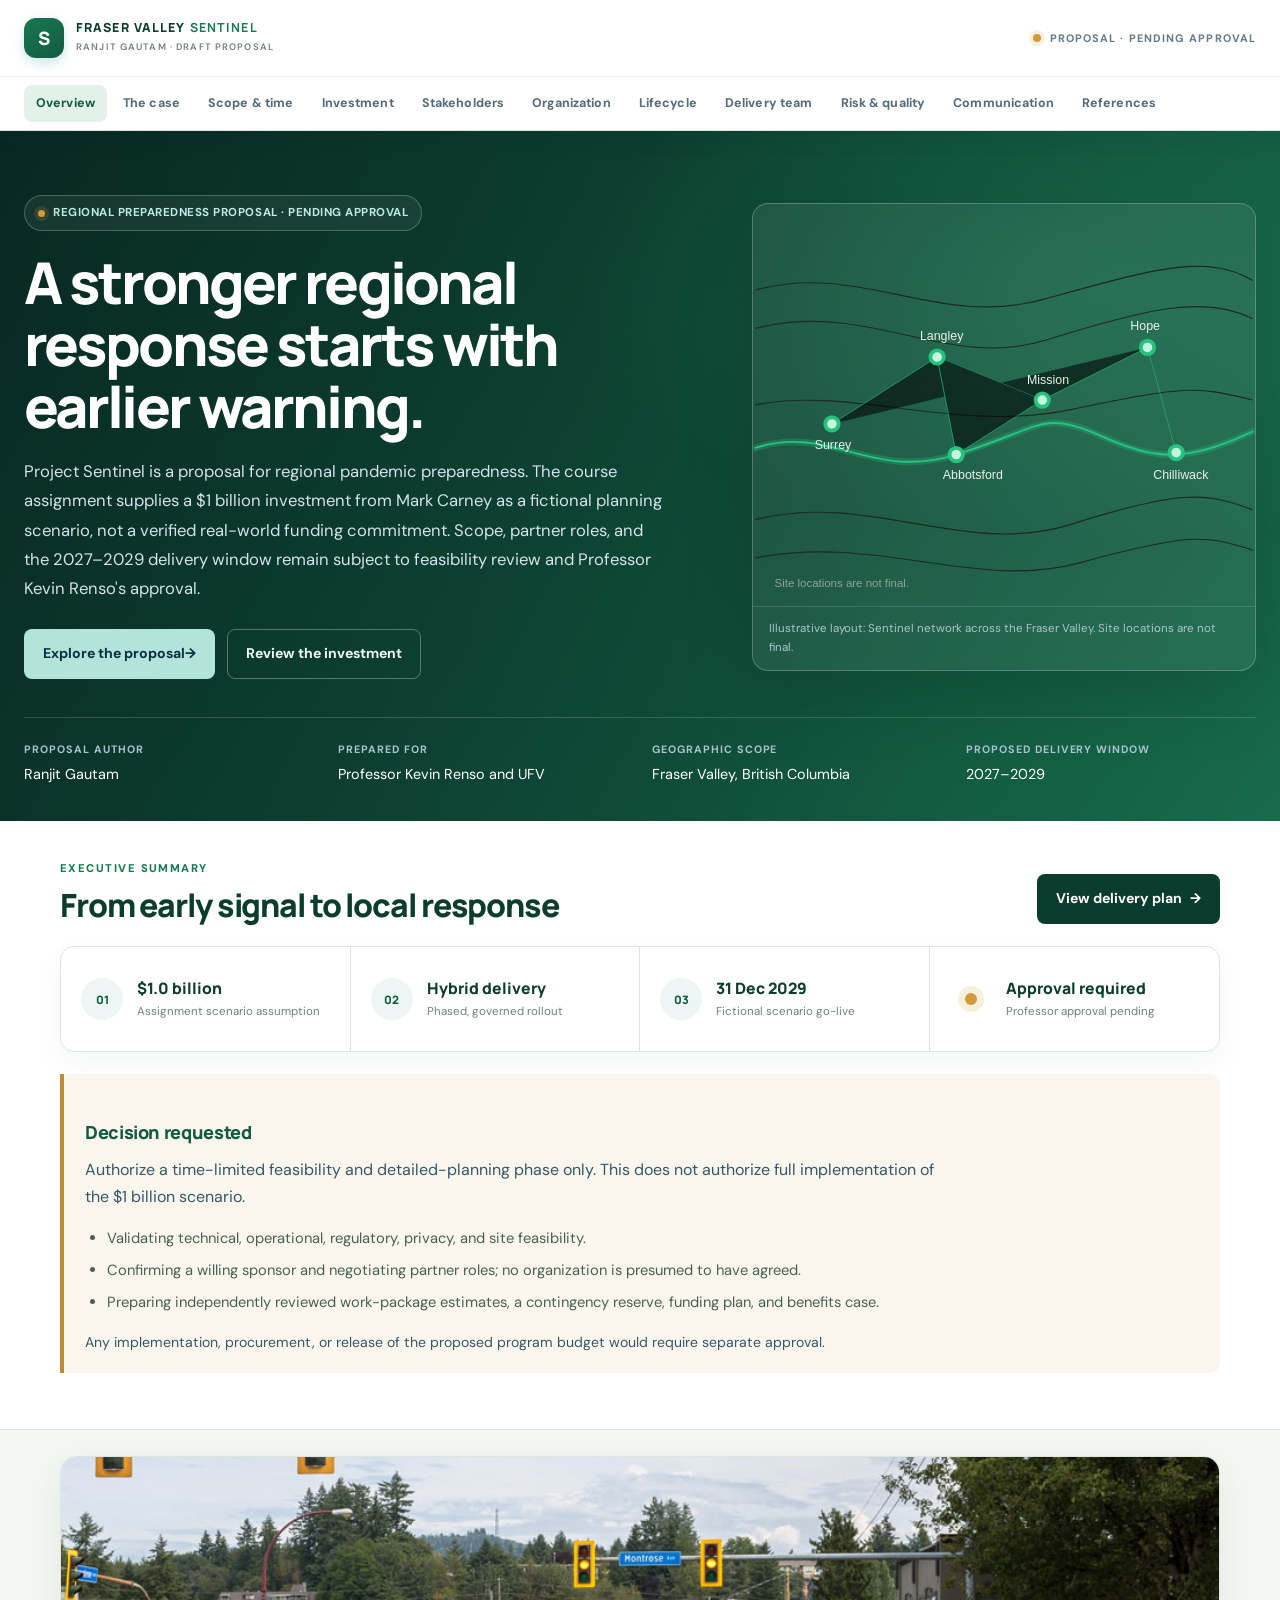
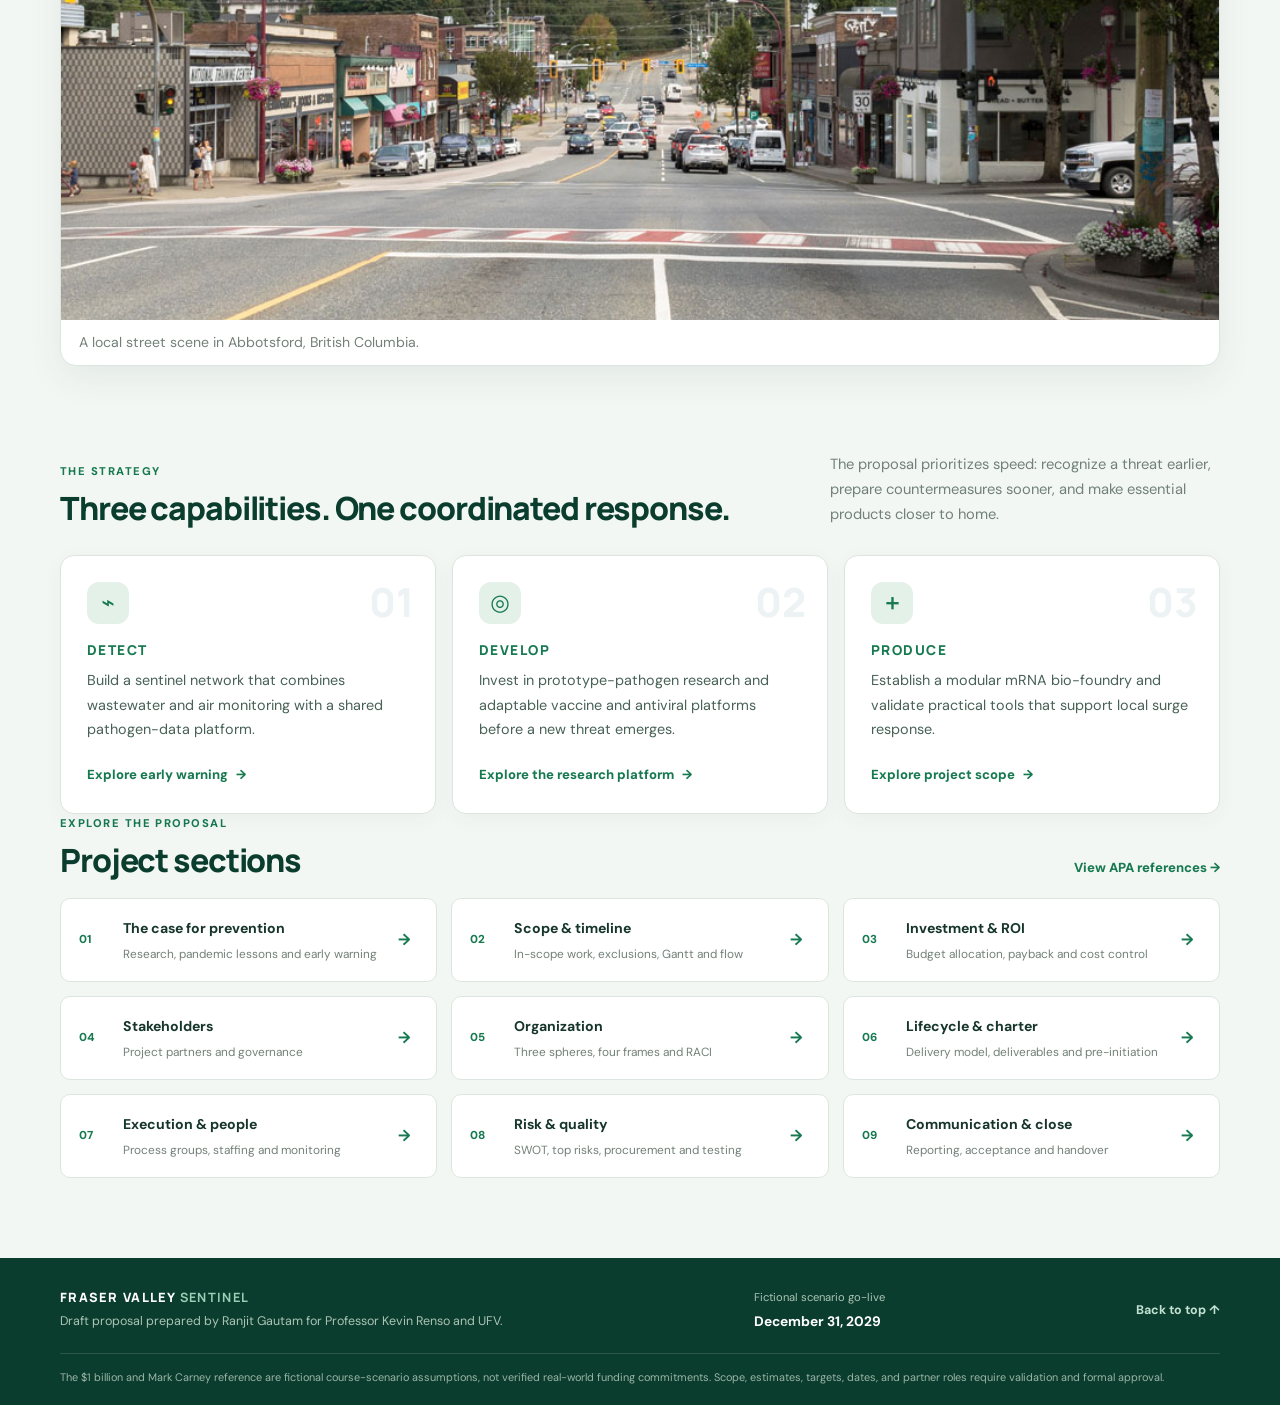
<file: index.html>
<!doctype html>
<html lang="en">
  <head>
    <meta charset="utf-8" />
    <meta name="viewport" content="width=device-width, initial-scale=1" />
    <meta
      name="description"
      content="Project Sentinel: a proposed Fraser Valley pandemic preparedness investment."
    />
    <meta name="theme-color" content="#0b3d2e" />
    <meta
      property="og:title"
      content="Fraser Valley Sentinel: Pandemic Preparedness Proposal"
    />
    <meta
      property="og:description"
      content="A regional proposal for earlier outbreak warning, rapid countermeasures and local manufacturing."
    />
    <meta property="og:type" content="website" />
    <title>Project overview | Fraser Valley Sentinel</title>
    <link rel="preconnect" href="https://fonts.googleapis.com" />
    <link rel="preconnect" href="https://fonts.gstatic.com" crossorigin />
    <link
      href="https://fonts.googleapis.com/css2?family=DM+Sans:wght@400;500;600;700&family=Manrope:wght@500;600;700;800&display=swap"
      rel="stylesheet"
    />
    <link rel="stylesheet" href="assets/styles.css" />
    <script src="assets/site.js" defer></script>
  </head>
  <body id="top">
    <a class="skip-link" href="#main">Skip to content</a>
    <div
      class="reading-progress"
      id="reading-progress"
      aria-hidden="true"
    ></div>
    <header class="site-header">
      <div class="header-top">
        <a
          class="brand"
          href="index.html"
          aria-label="Fraser Valley Sentinel home"
        >
          <span class="brand-mark" aria-hidden="true">S</span>
          <span class="brand-wordmark"
            >FRASER VALLEY <strong>SENTINEL</strong
            ><small>RANJIT GAUTAM · DRAFT PROPOSAL</small></span
          >
        </a>
        <div class="header-status">
          <span class="status-dot"></span> PROPOSAL · PENDING APPROVAL
        </div>
      </div>
      <nav class="primary-nav" aria-label="Main navigation">
        <div class="nav-track">
          <a class="nav-link" href="index.html" aria-current="page">Overview</a>
          <a class="nav-link" href="research.html">The case</a>
          <a class="nav-link" href="scope-timeline.html">Scope & time</a>
          <a class="nav-link" href="budget-roi.html">Investment</a>
          <a class="nav-link" href="stakeholders.html">Stakeholders</a>
          <a class="nav-link" href="organization.html">Organization</a>
          <a class="nav-link" href="lifecycle.html">Lifecycle</a>
          <a class="nav-link" href="execution.html">Delivery team</a>
          <a class="nav-link" href="risk-quality.html">Risk & quality</a>
          <a class="nav-link" href="communication-close.html">Communication</a>
          <a class="nav-link" href="references.html">References</a>
        </div>
      </nav>
    </header>
    <main id="main">
      <div class="home-hero">
        <header class="hero" id="proposal-hero">
          <div class="container">
            <div class="hero-grid">
              <div>
                <div class="tagline">
                  <span class="status-dot" aria-hidden="true"></span> Regional
                  preparedness proposal · Pending approval
                </div>
                <h1>
                  A stronger regional response starts with earlier warning.
                </h1>
                <p class="lead">
                  Project Sentinel is a proposal for regional pandemic
                  preparedness. The course assignment supplies a $1 billion
                  investment from Mark Carney as a fictional planning scenario,
                  not a verified real-world funding commitment. Scope, partner
                  roles, and the 2027–2029 delivery window remain subject to
                  feasibility review and Professor Kevin Renso's approval.
                </p>
                <div class="cta-row">
                  <a class="btn primary" href="research.html"
                    >Explore the proposal <span aria-hidden="true">→</span></a
                  >
                  <a class="btn ghost" href="budget-roi.html"
                    >Review the investment</a
                  >
                </div>
              </div>
              <figure class="map">
                <svg
                  aria-label="Stylised map of the Fraser Valley showing the river and six sentinel monitoring sites"
                  role="img"
                  viewBox="0 0 520 420"
                >
                  <g fill="none" stroke="#1d2a24" stroke-width="1.2">
                    <path d="M0 90C110 60 190 130 300 100S470 50 520 80"></path>
                    <path
                      d="M0 130C120 100 200 175 305 142S470 95 520 120"
                    ></path>
                    <path
                      d="M0 330C120 300 220 370 330 335S470 300 520 320"
                    ></path>
                    <path
                      d="M0 370C130 345 230 405 340 375S470 345 520 362"
                    ></path>
                    <path
                      d="M0 210C100 190 210 240 330 215S460 190 520 205"
                    ></path>
                  </g>
                  <path
                    d="M0 255C80 230 120 290 210 262S300 215 360 242S450 270 520 238"
                    fill="none"
                    opacity=".28"
                    stroke="#27c27f"
                    stroke-linecap="round"
                    stroke-width="7"
                  ></path>
                  <path
                    d="M0 255C80 230 120 290 210 262S300 215 360 242S450 270 520 238"
                    fill="none"
                    stroke="#27c27f"
                    stroke-linecap="round"
                    stroke-width="2"
                  ></path>
                  <g opacity=".55" stroke="#27c27f" stroke-width="1">
                    <path d="M80 230L190 160L300 205L410 150"></path>
                    <path d="M190 160L210 262L300 205"></path>
                    <path d="M410 150L440 260"></path>
                  </g>
                  <g fill="#27c27f">
                    <circle class="ring" cx="80" cy="230" r="9"></circle>
                    <circle class="ring" cx="190" cy="160" r="9"></circle>
                    <circle class="ring" cx="300" cy="205" r="9"></circle>
                    <circle class="ring" cx="410" cy="150" r="9"></circle>
                    <circle class="ring" cx="210" cy="262" r="9"></circle>
                    <circle class="ring" cx="440" cy="260" r="9"></circle>
                  </g>
                  <g fill="#c4f5de">
                    <circle cx="80" cy="230" r="5"></circle>
                    <circle cx="190" cy="160" r="5"></circle>
                    <circle cx="300" cy="205" r="5"></circle>
                    <circle cx="410" cy="150" r="5"></circle>
                    <circle cx="210" cy="262" r="5"></circle>
                    <circle cx="440" cy="260" r="5"></circle>
                  </g>
                  <g
                    fill="#e8f0eb"
                    font-family="IBM Plex Sans,sans-serif"
                    font-size="13"
                  >
                    <text x="62" y="256">Surrey</text>
                    <text x="172" y="142">Langley</text>
                    <text x="284" y="188">Mission</text>
                    <text x="392" y="132">Hope</text>
                    <text x="196" y="288">Abbotsford</text>
                    <text x="416" y="288">Chilliwack</text>
                  </g>
                  <text
                    fill="#8fa399"
                    font-family="IBM Plex Sans,sans-serif"
                    font-size="12"
                    x="20"
                    y="400"
                  >
                    Site locations are not final.
                  </text>
                </svg>
                <figcaption>
                  Illustrative layout: Sentinel network across the Fraser Valley. Site
                  locations are not final.
                </figcaption>
              </figure>
            </div>
            <div class="hero-meta">
              <div><strong>Proposal author</strong> Ranjit Gautam</div>
              <div>
                <strong>Prepared for</strong> Professor Kevin Renso and UFV
              </div>
              <div>
                <strong>Geographic scope</strong> Fraser Valley, British
                Columbia
              </div>
              <div><strong>Proposed delivery window</strong> 2027–2029</div>
            </div>
          </div>
        </header>
      </div>
      <section
        class="executive-strip"
        aria-labelledby="executive-summary-title"
      >
        <div class="container">
          <div class="executive-heading">
            <div>
              <div class="eyebrow">EXECUTIVE SUMMARY</div>
              <h2 id="executive-summary-title">
                From early signal to local response
              </h2>
            </div>
            <a class="btn executive-action" href="scope-timeline.html"
              >View delivery plan <span aria-hidden="true">→</span></a
            >
          </div>
          <div class="executive-grid">
            <article>
              <span class="executive-icon" aria-hidden="true">01</span>
              <div>
                <strong>$1.0 billion</strong
                ><small>Assignment scenario assumption</small>
              </div>
            </article>
            <article>
              <span class="executive-icon" aria-hidden="true">02</span>
              <div>
                <strong>Hybrid delivery</strong
                ><small>Phased, governed rollout</small>
              </div>
            </article>
            <article>
              <span class="executive-icon" aria-hidden="true">03</span>
              <div>
                <strong>31 Dec 2029</strong
                ><small>Fictional scenario go-live</small>
              </div>
            </article>
            <article>
              <span class="executive-icon status" aria-hidden="true"></span>
              <div>
                <strong>Approval required</strong
                ><small>Professor approval pending</small>
              </div>
            </article>
          </div>
          <div
            class="callout warn approval-request"
            aria-labelledby="approval-request-title"
          >
            <h3 id="approval-request-title">Decision requested</h3>
            <p>
              Authorize a time-limited feasibility and detailed-planning phase
              only. This does not authorize full implementation of the $1
              billion scenario.
            </p>
            <ul class="list-compact-wide">
              <li>
                Validating technical, operational, regulatory, privacy, and site
                feasibility.
              </li>
              <li>
                Confirming a willing sponsor and negotiating partner roles; no
                organization is presumed to have agreed.
              </li>
              <li>
                Preparing independently reviewed work-package estimates, a
                contingency reserve, funding plan, and benefits case.
              </li>
            </ul>
            <p class="text-compact">
              Any implementation, procurement, or release of the proposed
              program budget would require separate approval.
            </p>
          </div>
        </div>
      </section>
      <div class="container">
        <figure class="photo">
          <button
            type="button"
            class="photo-open"
            aria-label="Enlarge image: A street scene in Abbotsford, British Columbia"
          >
            <img
              src="assets/abbotsford%20fraser%20valley.jpg"
              alt="A street scene in Abbotsford, British Columbia"
              loading="lazy"
              decoding="async"
              width="1400"
              height="560"
            />
          </button>
          <figcaption>
            A local street scene in Abbotsford, British Columbia.
          </figcaption>
        </figure>
      </div>
      <section class="home-overview" aria-labelledby="strategy-title">
        <div class="container">
          <div class="section-heading-row">
            <div>
              <div class="eyebrow">THE STRATEGY</div>
              <h2 id="strategy-title">
                Three capabilities. One coordinated response.
              </h2>
            </div>
            <p class="heading-aside">
              The proposal prioritizes speed: recognize a threat earlier,
              prepare countermeasures sooner, and make essential products closer
              to home.
            </p>
          </div>
          <div class="pillar-grid">
            <article class="pillar-card">
              <div class="pillar-number">01</div>
              <div class="pillar-icon">⌁</div>
              <h3>DETECT</h3>
              <p>
                Build a sentinel network that combines wastewater and air
                monitoring with a shared pathogen-data platform.
              </p>
              <a href="research.html">Explore early warning <span>→</span></a>
            </article>
            <article class="pillar-card">
              <div class="pillar-number">02</div>
              <div class="pillar-icon">◎</div>
              <h3>DEVELOP</h3>
              <p>
                Invest in prototype-pathogen research and adaptable vaccine and
                antiviral platforms before a new threat emerges.
              </p>
              <a href="lifecycle.html"
                >Explore the research platform <span>→</span></a
              >
            </article>
            <article class="pillar-card">
              <div class="pillar-number">03</div>
              <div class="pillar-icon">＋</div>
              <h3>PRODUCE</h3>
              <p>
                Establish a modular mRNA bio-foundry and validate practical
                tools that support local surge response.
              </p>
              <a href="scope-timeline.html"
                >Explore project scope <span>→</span></a
              >
            </article>
          </div>
          <div class="directory-head">
            <div>
              <div class="eyebrow">EXPLORE THE PROPOSAL</div>
              <h2>Project sections</h2>
            </div>
            <a href="references.html" class="text-link"
              >View APA references →</a
            >
          </div>
          <div class="directory-grid">
            <a class="directory-card" href="research.html"
              ><span>01</span><strong>The case for prevention</strong
              ><small>Research, pandemic lessons and early warning</small
              ><b>→</b></a
            >
            <a class="directory-card" href="scope-timeline.html"
              ><span>02</span><strong>Scope &amp; timeline</strong
              ><small>In-scope work, exclusions, Gantt and flow</small
              ><b>→</b></a
            >
            <a class="directory-card" href="budget-roi.html"
              ><span>03</span><strong>Investment &amp; ROI</strong
              ><small>Budget allocation, payback and cost control</small
              ><b>→</b></a
            >
            <a class="directory-card" href="stakeholders.html"
              ><span>04</span><strong>Stakeholders</strong
              ><small>Project partners and governance</small><b>→</b></a
            >
            <a class="directory-card" href="organization.html"
              ><span>05</span><strong>Organization</strong
              ><small>Three spheres, four frames and RACI</small><b>→</b></a
            >
            <a class="directory-card" href="lifecycle.html"
              ><span>06</span><strong>Lifecycle &amp; charter</strong
              ><small>Delivery model, deliverables and pre-initiation</small
              ><b>→</b></a
            >
            <a class="directory-card" href="execution.html"
              ><span>07</span><strong>Execution &amp; people</strong
              ><small>Process groups, staffing and monitoring</small><b>→</b></a
            >
            <a class="directory-card" href="risk-quality.html"
              ><span>08</span><strong>Risk &amp; quality</strong
              ><small>SWOT, top risks, procurement and testing</small
              ><b>→</b></a
            >
            <a class="directory-card" href="communication-close.html"
              ><span>09</span><strong>Communication &amp; close</strong
              ><small>Reporting, acceptance and handover</small><b>→</b></a
            >
          </div>
        </div>
      </section>
    </main>
    <footer class="site-footer">
      <div class="footer-inner">
        <div>
          <div class="footer-brand">
            FRASER VALLEY <strong>SENTINEL</strong>
          </div>
          <p>
            Draft proposal prepared by Ranjit Gautam for Professor Kevin Renso
            and UFV.
          </p>
        </div>
        <div class="footer-meta">
          <span>Fictional scenario go-live</span
          ><strong>December 31, 2029</strong>
        </div>
        <a class="back-top" href="#top">Back to top ↑</a>
      </div>
      <div class="footer-note">
        The $1 billion and Mark Carney reference are fictional course-scenario
        assumptions, not verified real-world funding commitments. Scope,
        estimates, targets, dates, and partner roles require validation and
        formal approval.
      </div>
    </footer>
  </body>
</html>
</file>
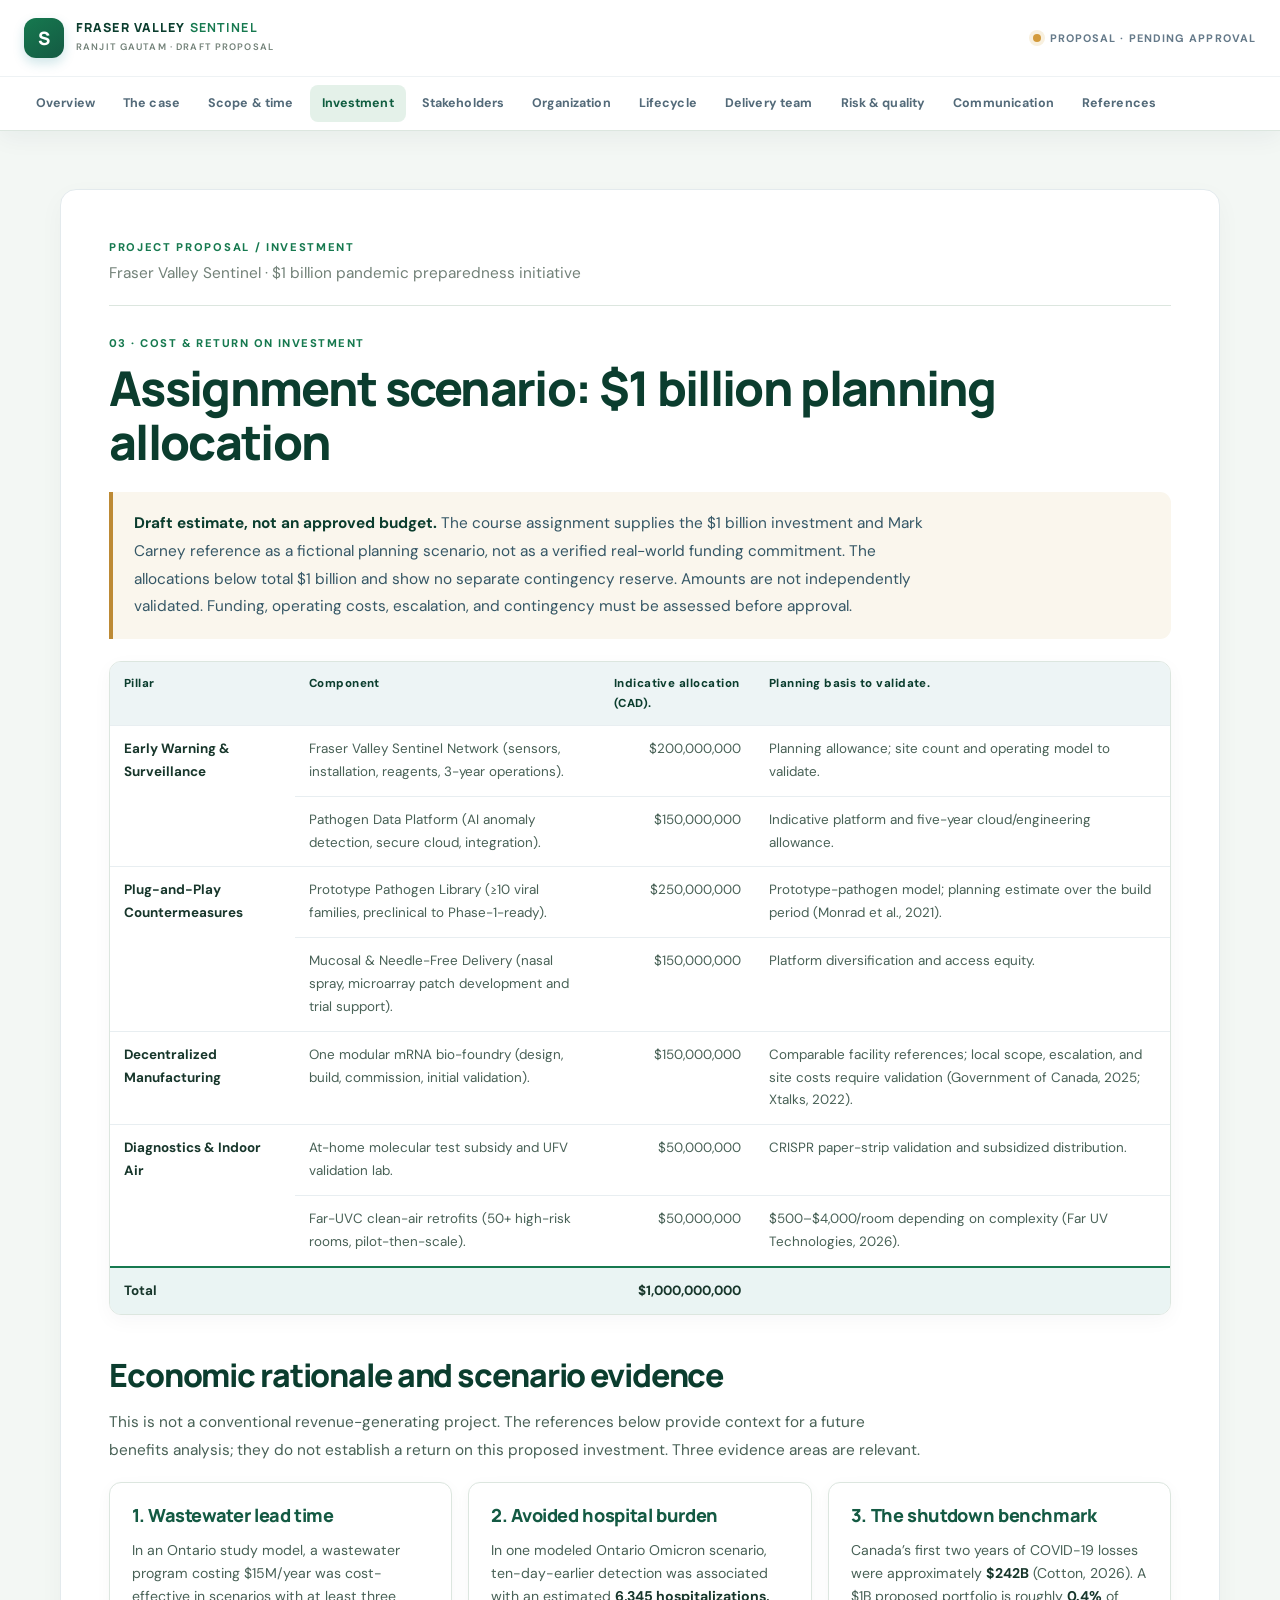
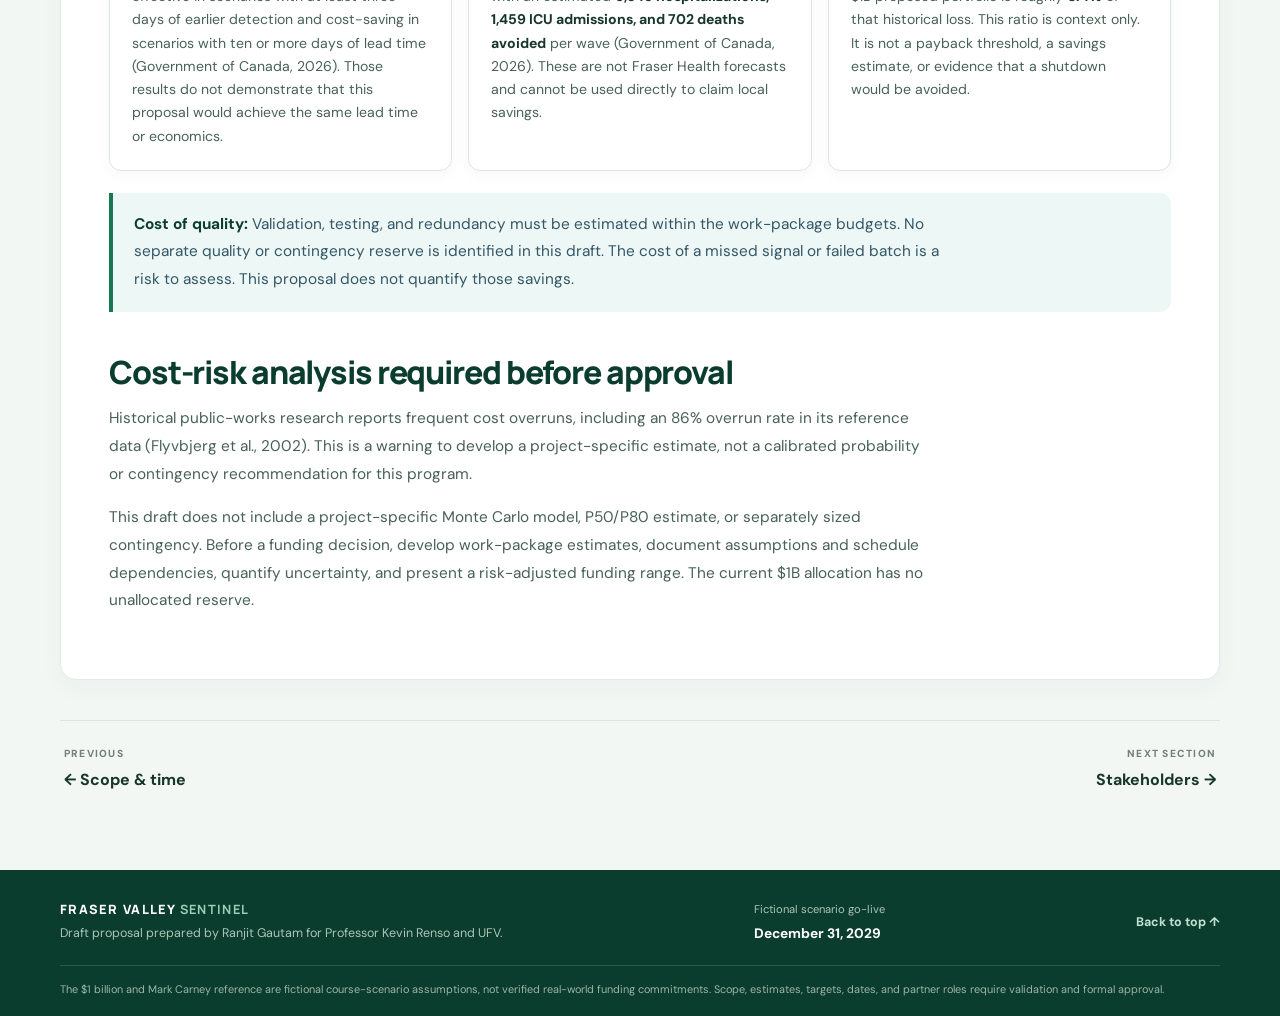
<file: budget-roi.html>
<!doctype html>
<html lang="en">
  <head>
    <meta charset="utf-8" />
    <meta name="viewport" content="width=device-width, initial-scale=1" />
    <meta
      name="description"
      content="Investment and return for the Fraser Valley Sentinel pandemic preparedness proposal."
    />
    <meta name="theme-color" content="#0b3d2e" />
    <title>Investment and return | Fraser Valley Sentinel</title>
    <link rel="preconnect" href="https://fonts.googleapis.com" />
    <link rel="preconnect" href="https://fonts.gstatic.com" crossorigin />
    <link
      href="https://fonts.googleapis.com/css2?family=DM+Sans:wght@400;500;600;700&family=Manrope:wght@500;600;700;800&display=swap"
      rel="stylesheet"
    />
    <link rel="stylesheet" href="assets/styles.css" />
    <script src="assets/site.js" defer></script>
  </head>
  <body id="top">
    <a class="skip-link" href="#main">Skip to content</a>
    <div
      class="reading-progress"
      id="reading-progress"
      aria-hidden="true"
    ></div>
    <header class="site-header">
      <div class="header-top">
        <a
          class="brand"
          href="index.html"
          aria-label="Fraser Valley Sentinel home"
        >
          <span class="brand-mark" aria-hidden="true">S</span>
          <span class="brand-wordmark"
            >FRASER VALLEY <strong>SENTINEL</strong
            ><small>RANJIT GAUTAM · DRAFT PROPOSAL</small></span
          >
        </a>
        <div class="header-status">
          <span class="status-dot"></span> PROPOSAL · PENDING APPROVAL
        </div>
      </div>
      <nav class="primary-nav" aria-label="Main navigation">
        <div class="nav-track">
          <a class="nav-link" href="index.html">Overview</a>
          <a class="nav-link" href="research.html">The case</a>
          <a class="nav-link" href="scope-timeline.html">Scope & time</a>
          <a class="nav-link" href="budget-roi.html" aria-current="page"
            >Investment</a
          >
          <a class="nav-link" href="stakeholders.html">Stakeholders</a>
          <a class="nav-link" href="organization.html">Organization</a>
          <a class="nav-link" href="lifecycle.html">Lifecycle</a>
          <a class="nav-link" href="execution.html">Delivery team</a>
          <a class="nav-link" href="risk-quality.html">Risk & quality</a>
          <a class="nav-link" href="communication-close.html">Communication</a>
          <a class="nav-link" href="references.html">References</a>
        </div>
      </nav>
    </header>
    <main id="main" class="page-main">
      <section class="page-section" id="content">
        <div class="container">
          <div class="page-intro">
            <div class="eyebrow">PROJECT PROPOSAL / INVESTMENT</div>
            <p class="page-kicker">
              Fraser Valley Sentinel · $1 billion pandemic preparedness
              initiative
            </p>
          </div>
          <div class="section-label">03 · Cost &amp; Return on Investment</div>
          <h1>Assignment scenario: $1 billion planning allocation</h1>
          <div class="callout warn">
            <p>
              <strong>Draft estimate, not an approved budget.</strong> The
              course assignment supplies the $1 billion investment and Mark
              Carney reference as a fictional planning scenario, not as a
              verified real-world funding commitment. The allocations below
              total $1 billion and show no separate contingency reserve. Amounts
              are not independently validated. Funding, operating costs,
              escalation, and contingency must be assessed before approval.
            </p>
          </div>
          <div class="table-wrap">
            <table>
              <thead>
                <tr>
                  <th>Pillar</th>
                  <th>Component</th>
                  <th class="num">Indicative allocation (CAD).</th>
                  <th>Planning basis to validate.</th>
                </tr>
              </thead>
              <tbody>
                <tr>
                  <td rowspan="2">
                    <strong>Early Warning &amp; Surveillance</strong>
                  </td>
                  <td>
                    Fraser Valley Sentinel Network (sensors, installation,
                    reagents, 3-year operations).
                  </td>
                  <td class="num">$200,000,000</td>
                  <td>
                    Planning allowance; site count and operating model to
                    validate.
                  </td>
                </tr>
                <tr>
                  <td>
                    Pathogen Data Platform (AI anomaly detection, secure cloud,
                    integration).
                  </td>
                  <td class="num">$150,000,000</td>
                  <td>
                    Indicative platform and five-year cloud/engineering
                    allowance.
                  </td>
                </tr>
                <tr>
                  <td rowspan="2">
                    <strong>Plug-and-Play Countermeasures</strong>
                  </td>
                  <td>
                    Prototype Pathogen Library (≥10 viral families, preclinical
                    to Phase-1-ready).
                  </td>
                  <td class="num">$250,000,000</td>
                  <td>
                    Prototype-pathogen model; planning estimate over the build
                    period (Monrad et al., 2021).
                  </td>
                </tr>
                <tr>
                  <td>
                    Mucosal &amp; Needle-Free Delivery (nasal spray, microarray
                    patch development and trial support).
                  </td>
                  <td class="num">$150,000,000</td>
                  <td>Platform diversification and access equity.</td>
                </tr>
                <tr>
                  <td><strong>Decentralized Manufacturing</strong></td>
                  <td>
                    One modular mRNA bio-foundry (design, build, commission,
                    initial validation).
                  </td>
                  <td class="num">$150,000,000</td>
                  <td>
                    Comparable facility references; local scope, escalation, and
                    site costs require validation (Government of Canada, 2025;
                    Xtalks, 2022).
                  </td>
                </tr>
                <tr>
                  <td rowspan="2">
                    <strong>Diagnostics &amp; Indoor Air</strong>
                  </td>
                  <td>At-home molecular test subsidy and UFV validation lab.</td>
                  <td class="num">$50,000,000</td>
                  <td>
                    CRISPR paper-strip validation and subsidized distribution.
                  </td>
                </tr>
                <tr>
                  <td>
                    Far-UVC clean-air retrofits (50+ high-risk rooms,
                    pilot-then-scale).
                  </td>
                  <td class="num">$50,000,000</td>
                  <td>
                    $500–$4,000/room depending on complexity (Far UV
                    Technologies, 2026).
                  </td>
                </tr>
                <tr class="total-row">
                  <td colspan="2"><strong>Total</strong></td>
                  <td class="num"><strong>$1,000,000,000</strong></td>
                  <td></td>
                </tr>
              </tbody>
            </table>
          </div>
          <h2>Economic rationale and scenario evidence</h2>
          <p>
            This is not a conventional revenue-generating project. The
            references below provide context for a future benefits analysis;
            they do not establish a return on this proposed investment. Three
            evidence areas are relevant.
          </p>
          <div class="grid-3">
            <div class="card">
              <h3>1. Wastewater lead time</h3>
              <p class="text-compact">
                In an Ontario study model, a wastewater program costing
                $15M/year was cost-effective in scenarios with at least three
                days of earlier detection and cost-saving in scenarios with ten
                or more days of lead time (Government of Canada, 2026). Those
                results do not demonstrate that this proposal would achieve the
                same lead time or economics.
              </p>
            </div>
            <div class="card">
              <h3>2. Avoided hospital burden</h3>
              <p class="text-compact">
                In one modeled Ontario Omicron scenario, ten-day-earlier
                detection was associated with an estimated
                <strong
                  >6,345 hospitalizations, 1,459 ICU admissions, and 702 deaths
                  avoided</strong
                >
                per wave (Government of Canada, 2026). These are not Fraser
                Health forecasts and cannot be used directly to claim local
                savings.
              </p>
            </div>
            <div class="card">
              <h3>3. The shutdown benchmark</h3>
              <p class="text-compact">
                Canada’s first two years of COVID-19 losses were approximately
                <strong>$242B</strong> (Cotton, 2026). A $1B proposed portfolio
                is roughly <strong>0.4%</strong> of that historical loss. This
                ratio is context only. It is not a payback threshold, a savings
                estimate, or evidence that a shutdown would be avoided.
              </p>
            </div>
          </div>
          <div class="callout">
            <p>
              <strong>Cost of quality:</strong> Validation, testing, and
              redundancy must be estimated within the work-package budgets. No
              separate quality or contingency reserve is identified in this
              draft. The cost of a missed signal or failed batch is a risk to
              assess. This proposal does not quantify those savings.
            </p>
          </div>
          <h2>Cost-risk analysis required before approval</h2>
          <p>
            Historical public-works research reports frequent cost overruns,
            including an 86% overrun rate in its reference data (Flyvbjerg et
            al., 2002). This is a warning to develop a project-specific
            estimate, not a calibrated probability or contingency recommendation
            for this program.
          </p>
          <p>
            This draft does not include a project-specific Monte Carlo model,
            P50/P80 estimate, or separately sized contingency. Before a funding
            decision, develop work-package estimates, document assumptions and
            schedule dependencies, quantify uncertainty, and present a
            risk-adjusted funding range. The current $1B allocation has no
            unallocated reserve.
          </p>
        </div>
      </section>
      <nav class="page-pager" aria-label="Proposal page navigation">
        <a class="pager-prev" href="scope-timeline.html"
          ><span>PREVIOUS</span><strong>← Scope & time</strong></a
        >
        <a class="pager-next" href="stakeholders.html"
          ><span>NEXT SECTION</span><strong>Stakeholders →</strong></a
        >
      </nav>
    </main>
    <footer class="site-footer">
      <div class="footer-inner">
        <div>
          <div class="footer-brand">
            FRASER VALLEY <strong>SENTINEL</strong>
          </div>
          <p>
            Draft proposal prepared by Ranjit Gautam for Professor Kevin Renso
            and UFV.
          </p>
        </div>
        <div class="footer-meta">
          <span>Fictional scenario go-live</span
          ><strong>December 31, 2029</strong>
        </div>
        <a class="back-top" href="#top">Back to top ↑</a>
      </div>
      <div class="footer-note">
        The $1 billion and Mark Carney reference are fictional course-scenario
        assumptions, not verified real-world funding commitments. Scope,
        estimates, targets, dates, and partner roles require validation and
        formal approval.
      </div>
    </footer>
  </body>
</html>
</file>
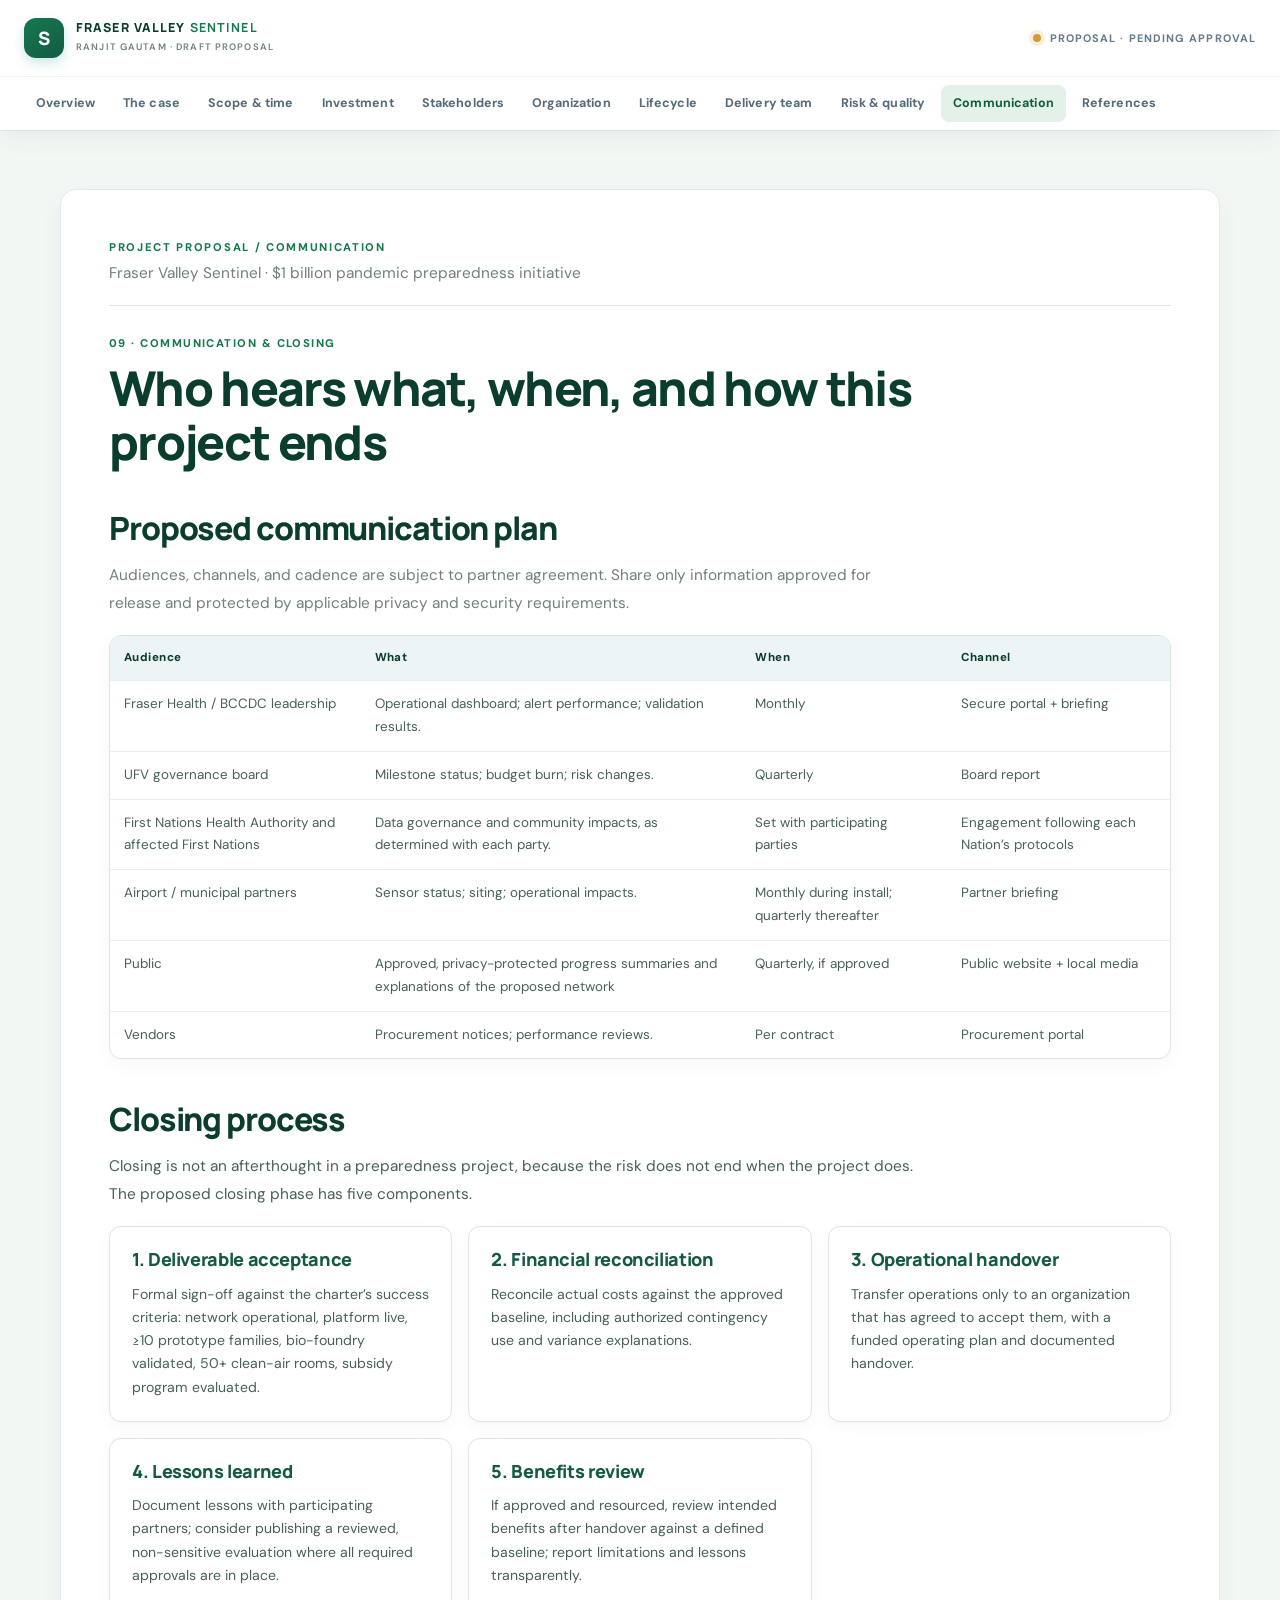
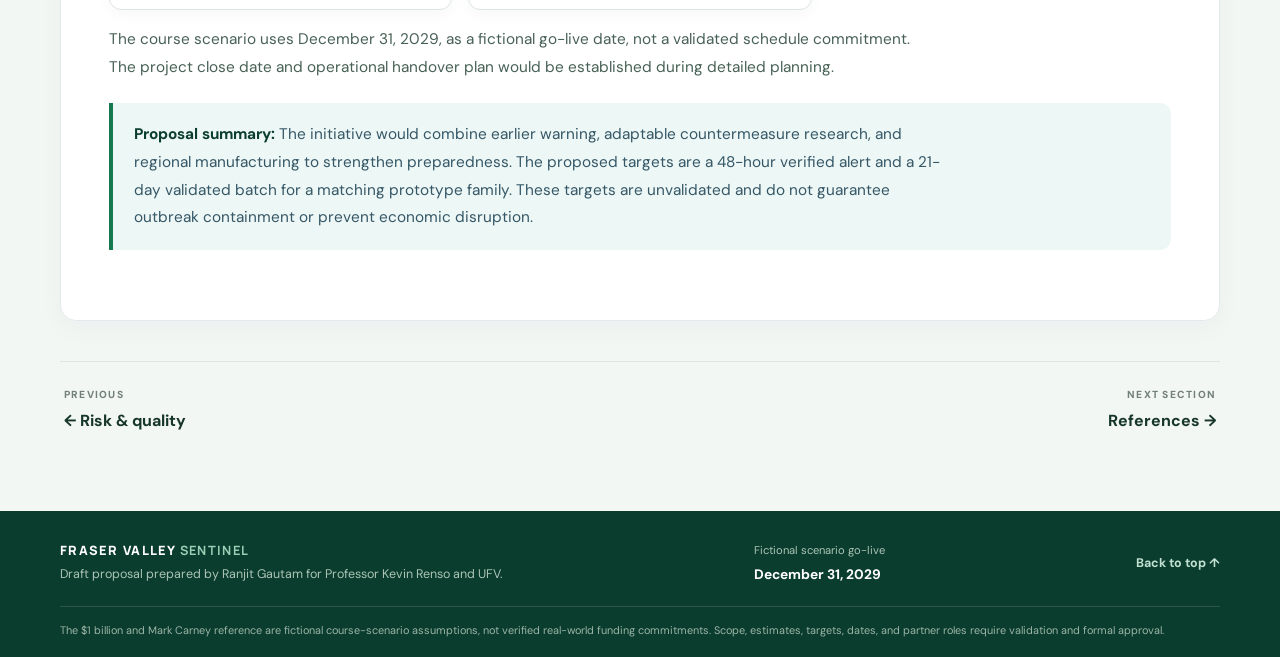
<file: communication-close.html>
<!doctype html>
<html lang="en">
  <head>
    <meta charset="utf-8" />
    <meta name="viewport" content="width=device-width, initial-scale=1" />
    <meta
      name="description"
      content="Communication and project closing for the Fraser Valley Sentinel pandemic preparedness proposal."
    />
    <meta name="theme-color" content="#0b3d2e" />
    <title>Communication and project closing | Fraser Valley Sentinel</title>
    <link rel="preconnect" href="https://fonts.googleapis.com" />
    <link rel="preconnect" href="https://fonts.gstatic.com" crossorigin />
    <link
      href="https://fonts.googleapis.com/css2?family=DM+Sans:wght@400;500;600;700&family=Manrope:wght@500;600;700;800&display=swap"
      rel="stylesheet"
    />
    <link rel="stylesheet" href="assets/styles.css" />
    <script src="assets/site.js" defer></script>
  </head>
  <body id="top">
    <a class="skip-link" href="#main">Skip to content</a>
    <div
      class="reading-progress"
      id="reading-progress"
      aria-hidden="true"
    ></div>
    <header class="site-header">
      <div class="header-top">
        <a
          class="brand"
          href="index.html"
          aria-label="Fraser Valley Sentinel home"
        >
          <span class="brand-mark" aria-hidden="true">S</span>
          <span class="brand-wordmark"
            >FRASER VALLEY <strong>SENTINEL</strong
            ><small>RANJIT GAUTAM · DRAFT PROPOSAL</small></span
          >
        </a>
        <div class="header-status">
          <span class="status-dot"></span> PROPOSAL · PENDING APPROVAL
        </div>
      </div>
      <nav class="primary-nav" aria-label="Main navigation">
        <div class="nav-track">
          <a class="nav-link" href="index.html">Overview</a>
          <a class="nav-link" href="research.html">The case</a>
          <a class="nav-link" href="scope-timeline.html">Scope & time</a>
          <a class="nav-link" href="budget-roi.html">Investment</a>
          <a class="nav-link" href="stakeholders.html">Stakeholders</a>
          <a class="nav-link" href="organization.html">Organization</a>
          <a class="nav-link" href="lifecycle.html">Lifecycle</a>
          <a class="nav-link" href="execution.html">Delivery team</a>
          <a class="nav-link" href="risk-quality.html">Risk & quality</a>
          <a
            class="nav-link"
            href="communication-close.html"
            aria-current="page"
            >Communication</a
          >
          <a class="nav-link" href="references.html">References</a>
        </div>
      </nav>
    </header>
    <main id="main" class="page-main">
      <section class="page-section" id="content">
        <div class="container">
          <div class="page-intro">
            <div class="eyebrow">PROJECT PROPOSAL / COMMUNICATION</div>
            <p class="page-kicker">
              Fraser Valley Sentinel · $1 billion pandemic preparedness
              initiative
            </p>
          </div>
          <div class="section-label">09 · Communication &amp; Closing</div>
          <h1>Who hears what, when, and how this project ends</h1>
          <h2>Proposed communication plan</h2>
          <p class="muted">
            Audiences, channels, and cadence are subject to partner agreement.
            Share only information approved for release and protected by
            applicable privacy and security requirements.
          </p>
          <div class="table-wrap">
            <table>
              <thead>
                <tr>
                  <th>Audience</th>
                  <th>What</th>
                  <th>When</th>
                  <th>Channel</th>
                </tr>
              </thead>
              <tbody>
                <tr>
                  <td>Fraser Health / BCCDC leadership</td>
                  <td>
                    Operational dashboard; alert performance; validation results.
                  </td>
                  <td>Monthly</td>
                  <td>Secure portal + briefing</td>
                </tr>
                <tr>
                  <td>UFV governance board</td>
                  <td>Milestone status; budget burn; risk changes.</td>
                  <td>Quarterly</td>
                  <td>Board report</td>
                </tr>
                <tr>
                  <td>
                    First Nations Health Authority and affected First Nations
                  </td>
                  <td>
                    Data governance and community impacts, as determined with
                    each party.
                  </td>
                  <td>Set with participating parties</td>
                  <td>Engagement following each Nation’s protocols</td>
                </tr>
                <tr>
                  <td>Airport / municipal partners</td>
                  <td>Sensor status; siting; operational impacts.</td>
                  <td>Monthly during install; quarterly thereafter</td>
                  <td>Partner briefing</td>
                </tr>
                <tr>
                  <td>Public</td>
                  <td>
                    Approved, privacy-protected progress summaries and
                    explanations of the proposed network
                  </td>
                  <td>Quarterly, if approved</td>
                  <td>Public website + local media</td>
                </tr>
                <tr>
                  <td>Vendors</td>
                  <td>Procurement notices; performance reviews.</td>
                  <td>Per contract</td>
                  <td>Procurement portal</td>
                </tr>
              </tbody>
            </table>
          </div>
          <h2>Closing process</h2>
          <p>
            Closing is not an afterthought in a preparedness project, because
            the risk does not end when the project does. The proposed closing
            phase has five components.
          </p>
          <div class="grid-2">
            <div class="card">
              <h3>1. Deliverable acceptance</h3>
              <p class="text-compact">
                Formal sign-off against the charter’s success criteria: network
                operational, platform live, ≥10 prototype families, bio-foundry
                validated, 50+ clean-air rooms, subsidy program evaluated.
              </p>
            </div>
            <div class="card">
              <h3>2. Financial reconciliation</h3>
              <p class="text-compact">
                Reconcile actual costs against the approved baseline, including
                authorized contingency use and variance explanations.
              </p>
            </div>
            <div class="card">
              <h3>3. Operational handover</h3>
              <p class="text-compact">
                Transfer operations only to an organization that has agreed to
                accept them, with a funded operating plan and documented
                handover.
              </p>
            </div>
            <div class="card">
              <h3>4. Lessons learned</h3>
              <p class="text-compact">
                Document lessons with participating partners; consider
                publishing a reviewed, non-sensitive evaluation where all
                required approvals are in place.
              </p>
            </div>
            <div class="card">
              <h3>5. Benefits review</h3>
              <p class="text-compact">
                If approved and resourced, review intended benefits after
                handover against a defined baseline; report limitations and
                lessons transparently.
              </p>
            </div>
          </div>
          <p class="text-spaced">
            The course scenario uses December 31, 2029, as a fictional go-live
            date, not a validated schedule commitment. The project close date
            and operational handover plan would be established during detailed
            planning.
          </p>
          <div class="callout">
            <p>
              <strong>Proposal summary:</strong> The initiative would combine
              earlier warning, adaptable countermeasure research, and regional
              manufacturing to strengthen preparedness. The proposed targets are
              a 48-hour verified alert and a 21-day validated batch for a
              matching prototype family. These targets are unvalidated and do
              not guarantee outbreak containment or prevent economic disruption.
            </p>
          </div>
        </div>
      </section>
      <nav class="page-pager" aria-label="Proposal page navigation">
        <a class="pager-prev" href="risk-quality.html"
          ><span>PREVIOUS</span><strong>← Risk & quality</strong></a
        >
        <a class="pager-next" href="references.html"
          ><span>NEXT SECTION</span><strong>References →</strong></a
        >
      </nav>
    </main>
    <footer class="site-footer">
      <div class="footer-inner">
        <div>
          <div class="footer-brand">
            FRASER VALLEY <strong>SENTINEL</strong>
          </div>
          <p>
            Draft proposal prepared by Ranjit Gautam for Professor Kevin Renso
            and UFV.
          </p>
        </div>
        <div class="footer-meta">
          <span>Fictional scenario go-live</span
          ><strong>December 31, 2029</strong>
        </div>
        <a class="back-top" href="#top">Back to top ↑</a>
      </div>
      <div class="footer-note">
        The $1 billion and Mark Carney reference are fictional course-scenario
        assumptions, not verified real-world funding commitments. Scope,
        estimates, targets, dates, and partner roles require validation and
        formal approval.
      </div>
    </footer>
  </body>
</html>
</file>
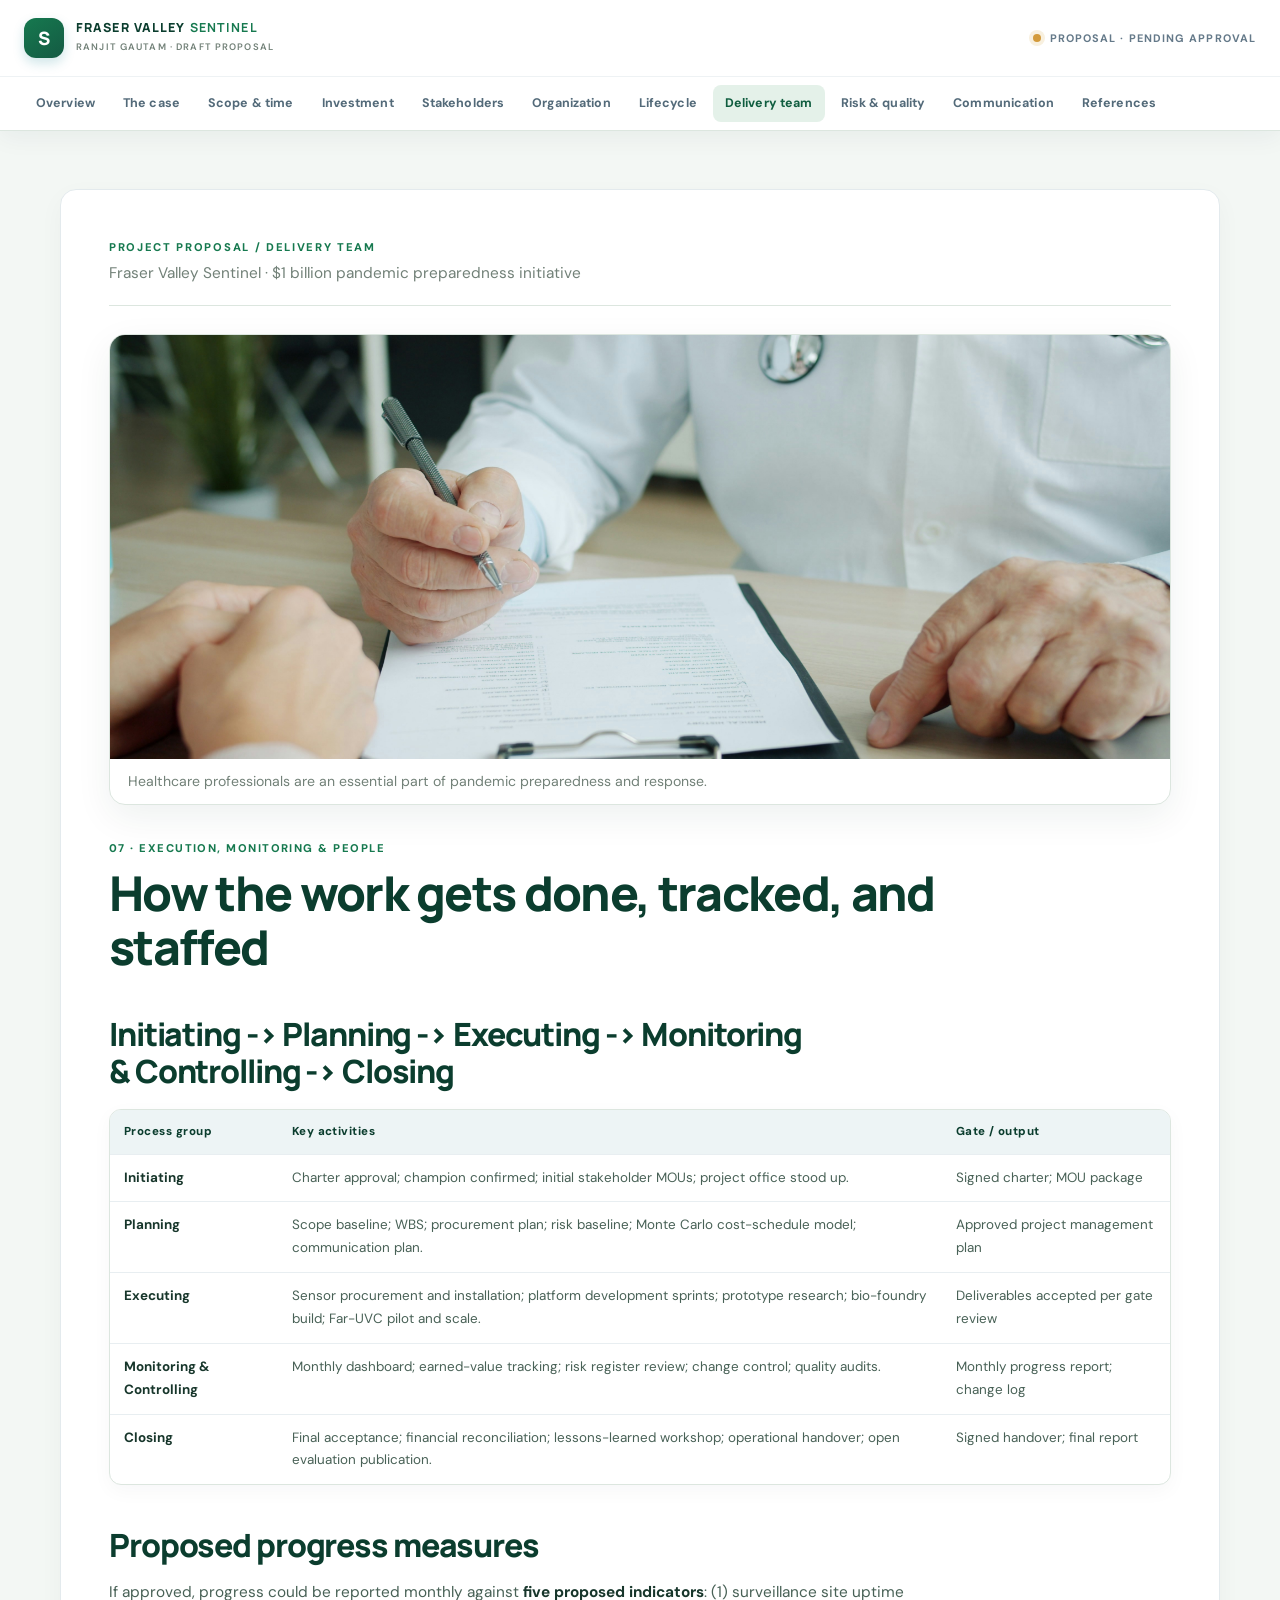
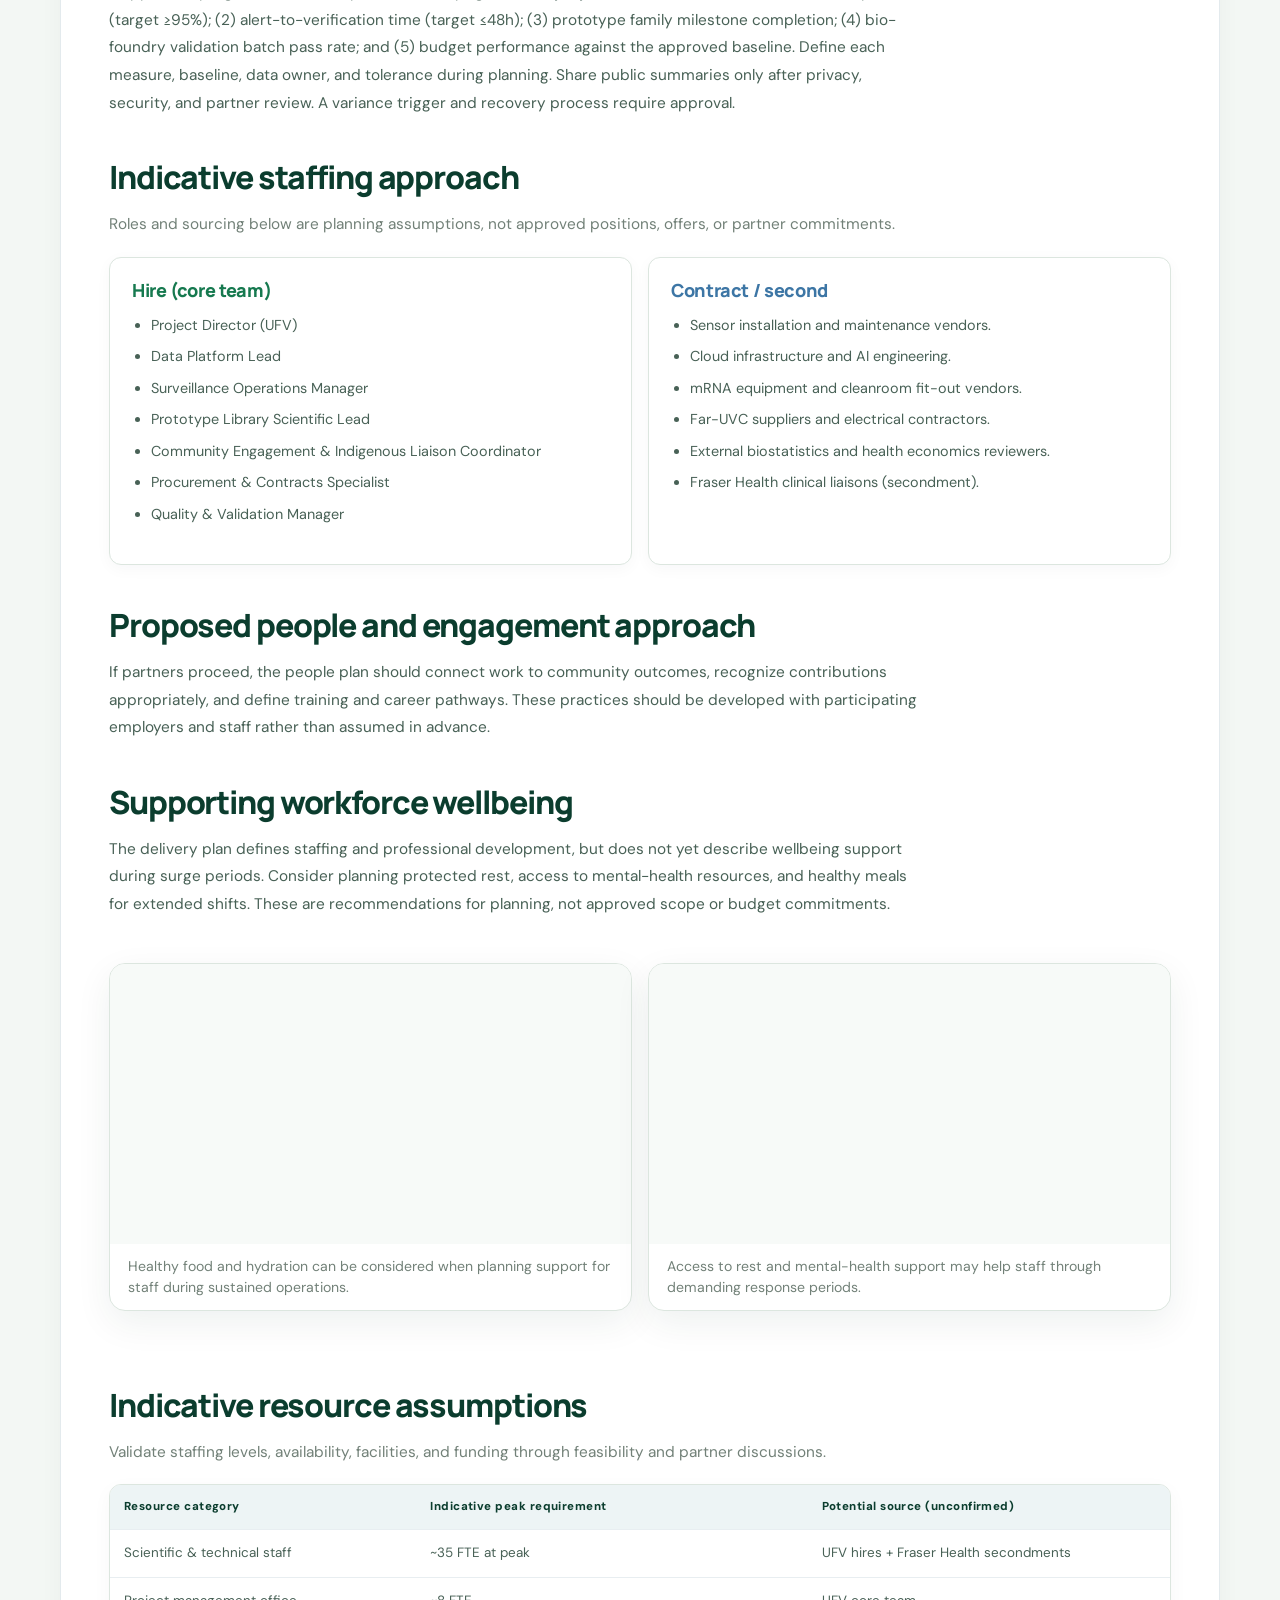
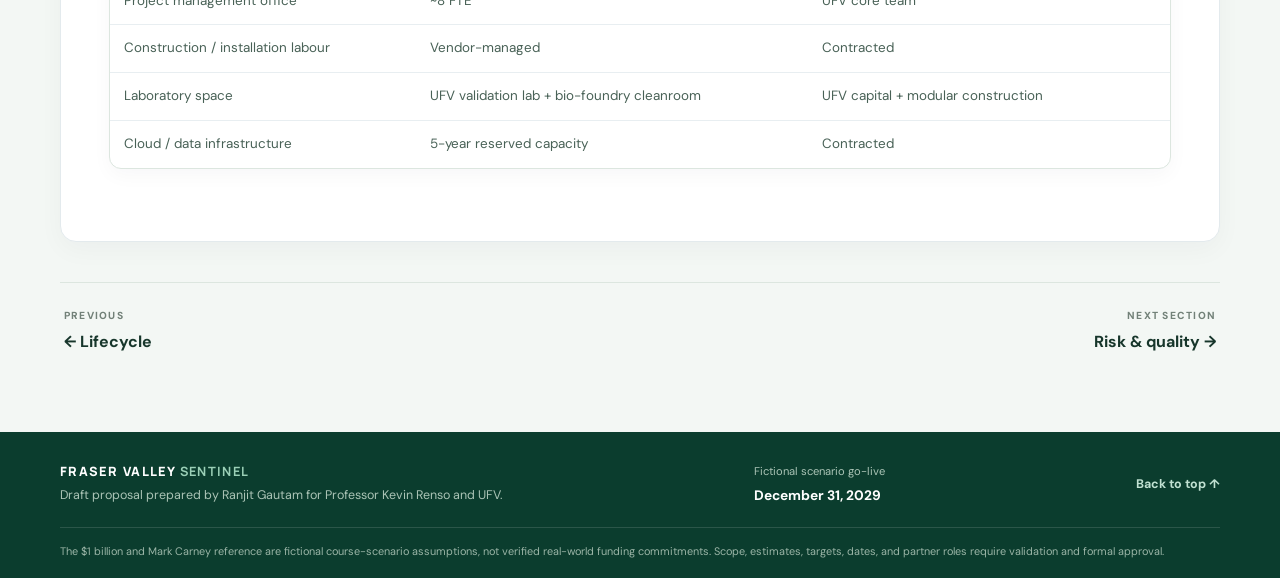
<file: execution.html>
<!doctype html>
<html lang="en">
  <head>
    <meta charset="utf-8" />
    <meta name="viewport" content="width=device-width, initial-scale=1" />
    <meta
      name="description"
      content="Execution, monitoring and people for the Fraser Valley Sentinel pandemic preparedness proposal."
    />
    <meta name="theme-color" content="#0b3d2e" />
    <title>Execution, monitoring and people | Fraser Valley Sentinel</title>
    <link rel="preconnect" href="https://fonts.googleapis.com" />
    <link rel="preconnect" href="https://fonts.gstatic.com" crossorigin />
    <link
      href="https://fonts.googleapis.com/css2?family=DM+Sans:wght@400;500;600;700&family=Manrope:wght@500;600;700;800&display=swap"
      rel="stylesheet"
    />
    <link rel="stylesheet" href="assets/styles.css" />
    <script src="assets/site.js" defer></script>
  </head>
  <body id="top">
    <a class="skip-link" href="#main">Skip to content</a>
    <div
      class="reading-progress"
      id="reading-progress"
      aria-hidden="true"
    ></div>
    <header class="site-header">
      <div class="header-top">
        <a
          class="brand"
          href="index.html"
          aria-label="Fraser Valley Sentinel home"
        >
          <span class="brand-mark" aria-hidden="true">S</span>
          <span class="brand-wordmark"
            >FRASER VALLEY <strong>SENTINEL</strong
            ><small>RANJIT GAUTAM · DRAFT PROPOSAL</small></span
          >
        </a>
        <div class="header-status">
          <span class="status-dot"></span> PROPOSAL · PENDING APPROVAL
        </div>
      </div>
      <nav class="primary-nav" aria-label="Main navigation">
        <div class="nav-track">
          <a class="nav-link" href="index.html">Overview</a>
          <a class="nav-link" href="research.html">The case</a>
          <a class="nav-link" href="scope-timeline.html">Scope & time</a>
          <a class="nav-link" href="budget-roi.html">Investment</a>
          <a class="nav-link" href="stakeholders.html">Stakeholders</a>
          <a class="nav-link" href="organization.html">Organization</a>
          <a class="nav-link" href="lifecycle.html">Lifecycle</a>
          <a class="nav-link" href="execution.html" aria-current="page"
            >Delivery team</a
          >
          <a class="nav-link" href="risk-quality.html">Risk & quality</a>
          <a class="nav-link" href="communication-close.html">Communication</a>
          <a class="nav-link" href="references.html">References</a>
        </div>
      </nav>
    </header>
    <main id="main" class="page-main">
      <section class="page-section" id="content">
        <div class="container">
          <div class="page-intro">
            <div class="eyebrow">PROJECT PROPOSAL / DELIVERY TEAM</div>
            <p class="page-kicker">
              Fraser Valley Sentinel · $1 billion pandemic preparedness
              initiative
            </p>
          </div>
          <figure class="photo">
            <button
              type="button"
              class="photo-open"
              aria-label="Enlarge image: A doctor reviewing paperwork with a patient"
            >
              <img
                src="assets/doctor%20working.jpg"
                alt="A doctor reviewing paperwork with a patient"
                loading="lazy"
                decoding="async"
                width="1400"
                height="560"
              />
            </button>
            <figcaption>
              Healthcare professionals are an essential part of pandemic
              preparedness and response.
            </figcaption>
          </figure>
          <div class="section-label">
            07 · Execution, Monitoring &amp; People
          </div>
          <h1>How the work gets done, tracked, and staffed</h1>
          <h2>
            Initiating -> Planning -> Executing -> Monitoring &amp; Controlling ->
            Closing
          </h2>
          <div class="table-wrap">
            <table>
              <thead>
                <tr>
                  <th>Process group</th>
                  <th>Key activities</th>
                  <th>Gate / output</th>
                </tr>
              </thead>
              <tbody>
                <tr>
                  <td><strong>Initiating</strong></td>
                  <td>
                    Charter approval; champion confirmed; initial stakeholder
                    MOUs; project office stood up.
                  </td>
                  <td>Signed charter; MOU package</td>
                </tr>
                <tr>
                  <td><strong>Planning</strong></td>
                  <td>
                    Scope baseline; WBS; procurement plan; risk baseline; Monte
                    Carlo cost-schedule model; communication plan.
                  </td>
                  <td>Approved project management plan</td>
                </tr>
                <tr>
                  <td><strong>Executing</strong></td>
                  <td>
                    Sensor procurement and installation; platform development
                    sprints; prototype research; bio-foundry build; Far-UVC
                    pilot and scale.
                  </td>
                  <td>Deliverables accepted per gate review</td>
                </tr>
                <tr>
                  <td><strong>Monitoring &amp; Controlling</strong></td>
                  <td>
                    Monthly dashboard; earned-value tracking; risk register
                    review; change control; quality audits.
                  </td>
                  <td>Monthly progress report; change log</td>
                </tr>
                <tr>
                  <td><strong>Closing</strong></td>
                  <td>
                    Final acceptance; financial reconciliation; lessons-learned
                    workshop; operational handover; open evaluation publication.
                  </td>
                  <td>Signed handover; final report</td>
                </tr>
              </tbody>
            </table>
          </div>
          <h2>Proposed progress measures</h2>
          <p>
            If approved, progress could be reported monthly against
            <strong>five proposed indicators</strong>: (1) surveillance site
            uptime (target ≥95%); (2) alert-to-verification time (target ≤48h);
            (3) prototype family milestone completion; (4) bio-foundry
            validation batch pass rate; and (5) budget performance against the
            approved baseline. Define each measure, baseline, data owner, and
            tolerance during planning. Share public summaries only after
            privacy, security, and partner review. A variance trigger and
            recovery process require approval.
          </p>
          <h2>Indicative staffing approach</h2>
          <p class="muted">
            Roles and sourcing below are planning assumptions, not approved
            positions, offers, or partner commitments.
          </p>
          <div class="grid-2">
            <div class="card">
              <h3 class="heading-accent">Hire (core team)</h3>
              <ul class="list-compact">
                <li>Project Director (UFV)</li>
                <li>Data Platform Lead</li>
                <li>Surveillance Operations Manager</li>
                <li>Prototype Library Scientific Lead</li>
                <li>
                  Community Engagement &amp; Indigenous Liaison Coordinator
                </li>
                <li>Procurement &amp; Contracts Specialist</li>
                <li>Quality &amp; Validation Manager</li>
              </ul>
            </div>
            <div class="card">
              <h3 class="heading-blue">Contract / second</h3>
              <ul class="list-compact">
                <li>Sensor installation and maintenance vendors.</li>
                <li>Cloud infrastructure and AI engineering.</li>
                <li>mRNA equipment and cleanroom fit-out vendors.</li>
                <li>Far-UVC suppliers and electrical contractors.</li>
                <li>External biostatistics and health economics reviewers.</li>
                <li>Fraser Health clinical liaisons (secondment).</li>
              </ul>
            </div>
          </div>
          <h2>Proposed people and engagement approach</h2>
          <p>
            If partners proceed, the people plan should connect work to
            community outcomes, recognize contributions appropriately, and
            define training and career pathways. These practices should be
            developed with participating employers and staff rather than assumed
            in advance.
          </p>
          <h2>Supporting workforce wellbeing</h2>
          <p>
            The delivery plan defines staffing and professional development, but
            does not yet describe wellbeing support during surge periods.
            Consider planning protected rest, access to mental-health resources,
            and healthy meals for extended shifts. These are recommendations for
            planning, not approved scope or budget commitments.
          </p>
          <div class="grid-2">
            <figure class="photo">
              <button
                type="button"
                class="photo-open"
                aria-label="Enlarge image: Fresh produce, water and leafy greens"
              >
                <img
                  class="photo-fit-contain"
                  src="assets/healthy%20food.jpg"
                  alt="Fresh produce, water and leafy greens"
                  loading="lazy"
                  decoding="async"
                  width="1400"
                  height="560"
                />
              </button>
              <figcaption>
                Healthy food and hydration can be considered when planning
                support for staff during sustained operations.
              </figcaption>
            </figure>
            <figure class="photo">
              <button
                type="button"
                class="photo-open"
                aria-label="Enlarge image: A person meditating beside the water at sunrise"
              >
                <img
                  class="photo-fit-contain"
                  src="assets/meditation.jpg"
                  alt="A person meditating beside the water at sunrise"
                  loading="lazy"
                  decoding="async"
                  width="1400"
                  height="560"
                />
              </button>
              <figcaption>
                Access to rest and mental-health support may help staff through
                demanding response periods.
              </figcaption>
            </figure>
          </div>
          <h2>Indicative resource assumptions</h2>
          <p class="muted">
            Validate staffing levels, availability, facilities, and funding
            through feasibility and partner discussions.
          </p>
          <div class="table-wrap">
            <table>
              <thead>
                <tr>
                  <th>Resource category</th>
                  <th>Indicative peak requirement</th>
                  <th>Potential source (unconfirmed)</th>
                </tr>
              </thead>
              <tbody>
                <tr>
                  <td>Scientific &amp; technical staff</td>
                  <td>~35 FTE at peak</td>
                  <td>UFV hires + Fraser Health secondments</td>
                </tr>
                <tr>
                  <td>Project management office</td>
                  <td>~8 FTE</td>
                  <td>UFV core team</td>
                </tr>
                <tr>
                  <td>Construction / installation labour</td>
                  <td>Vendor-managed</td>
                  <td>Contracted</td>
                </tr>
                <tr>
                  <td>Laboratory space</td>
                  <td>UFV validation lab + bio-foundry cleanroom</td>
                  <td>UFV capital + modular construction</td>
                </tr>
                <tr>
                  <td>Cloud / data infrastructure</td>
                  <td>5-year reserved capacity</td>
                  <td>Contracted</td>
                </tr>
              </tbody>
            </table>
          </div>
        </div>
      </section>
      <nav class="page-pager" aria-label="Proposal page navigation">
        <a class="pager-prev" href="lifecycle.html"
          ><span>PREVIOUS</span><strong>← Lifecycle</strong></a
        >
        <a class="pager-next" href="risk-quality.html"
          ><span>NEXT SECTION</span><strong>Risk & quality →</strong></a
        >
      </nav>
    </main>
    <footer class="site-footer">
      <div class="footer-inner">
        <div>
          <div class="footer-brand">
            FRASER VALLEY <strong>SENTINEL</strong>
          </div>
          <p>
            Draft proposal prepared by Ranjit Gautam for Professor Kevin Renso
            and UFV.
          </p>
        </div>
        <div class="footer-meta">
          <span>Fictional scenario go-live</span
          ><strong>December 31, 2029</strong>
        </div>
        <a class="back-top" href="#top">Back to top ↑</a>
      </div>
      <div class="footer-note">
        The $1 billion and Mark Carney reference are fictional course-scenario
        assumptions, not verified real-world funding commitments. Scope,
        estimates, targets, dates, and partner roles require validation and
        formal approval.
      </div>
    </footer>
  </body>
</html>
</file>
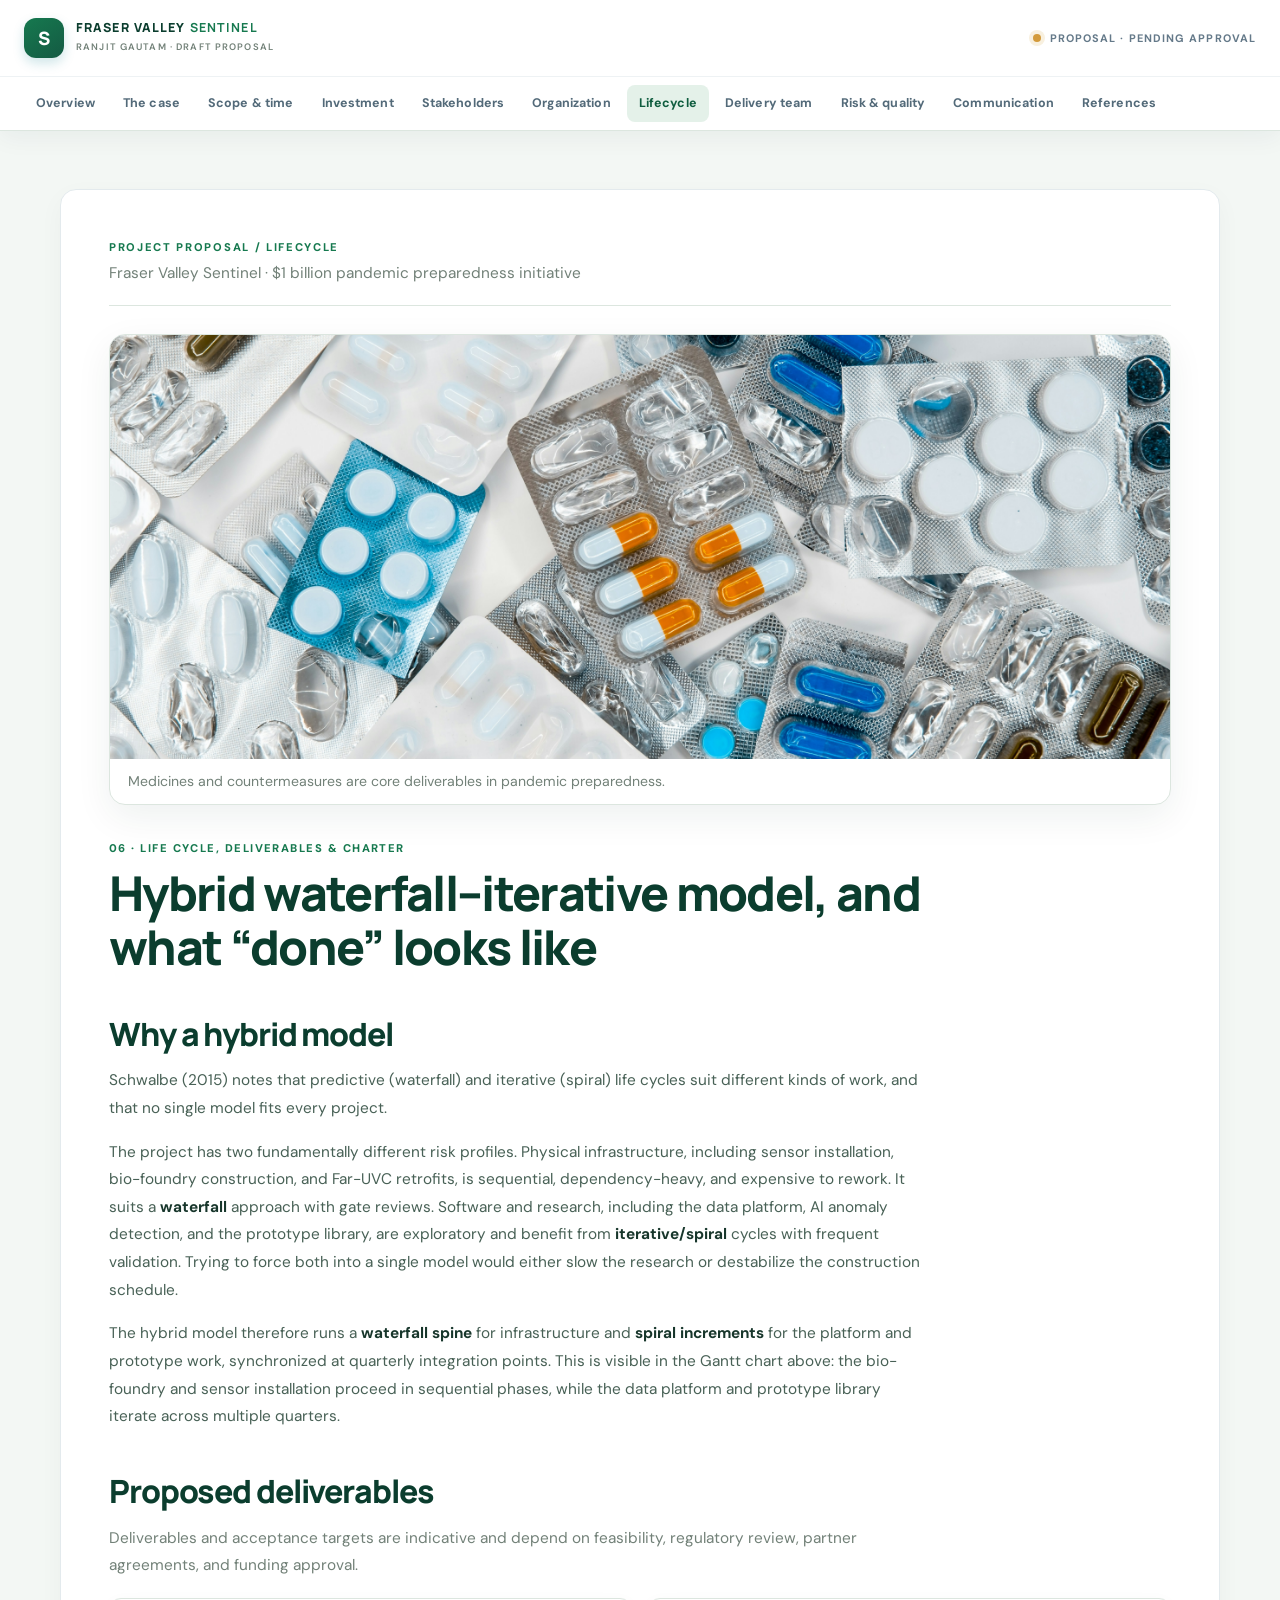
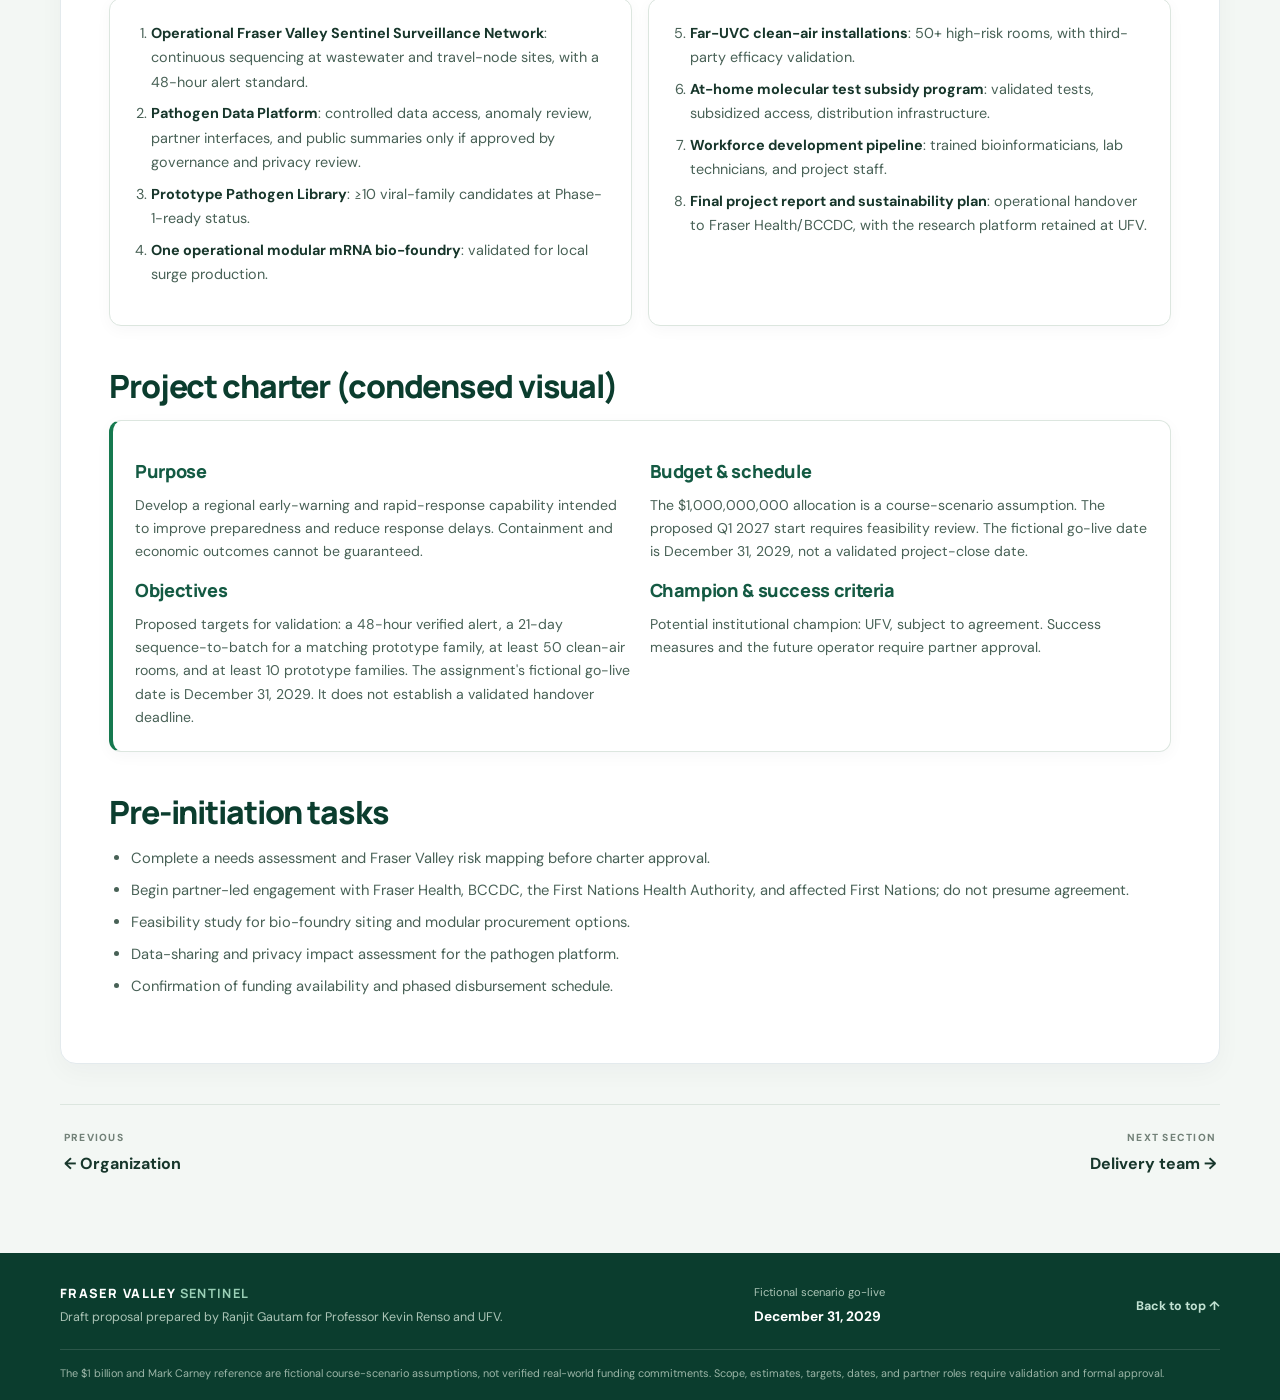
<file: lifecycle.html>
<!doctype html>
<html lang="en">
  <head>
    <meta charset="utf-8" />
    <meta name="viewport" content="width=device-width, initial-scale=1" />
    <meta
      name="description"
      content="Lifecycle and project charter for the Fraser Valley Sentinel pandemic preparedness proposal."
    />
    <meta name="theme-color" content="#0b3d2e" />
    <title>Lifecycle and project charter | Fraser Valley Sentinel</title>
    <link rel="preconnect" href="https://fonts.googleapis.com" />
    <link rel="preconnect" href="https://fonts.gstatic.com" crossorigin />
    <link
      href="https://fonts.googleapis.com/css2?family=DM+Sans:wght@400;500;600;700&family=Manrope:wght@500;600;700;800&display=swap"
      rel="stylesheet"
    />
    <link rel="stylesheet" href="assets/styles.css" />
    <script src="assets/site.js" defer></script>
  </head>
  <body id="top">
    <a class="skip-link" href="#main">Skip to content</a>
    <div
      class="reading-progress"
      id="reading-progress"
      aria-hidden="true"
    ></div>
    <header class="site-header">
      <div class="header-top">
        <a
          class="brand"
          href="index.html"
          aria-label="Fraser Valley Sentinel home"
        >
          <span class="brand-mark" aria-hidden="true">S</span>
          <span class="brand-wordmark"
            >FRASER VALLEY <strong>SENTINEL</strong
            ><small>RANJIT GAUTAM · DRAFT PROPOSAL</small></span
          >
        </a>
        <div class="header-status">
          <span class="status-dot"></span> PROPOSAL · PENDING APPROVAL
        </div>
      </div>
      <nav class="primary-nav" aria-label="Main navigation">
        <div class="nav-track">
          <a class="nav-link" href="index.html">Overview</a>
          <a class="nav-link" href="research.html">The case</a>
          <a class="nav-link" href="scope-timeline.html">Scope & time</a>
          <a class="nav-link" href="budget-roi.html">Investment</a>
          <a class="nav-link" href="stakeholders.html">Stakeholders</a>
          <a class="nav-link" href="organization.html">Organization</a>
          <a class="nav-link" href="lifecycle.html" aria-current="page"
            >Lifecycle</a
          >
          <a class="nav-link" href="execution.html">Delivery team</a>
          <a class="nav-link" href="risk-quality.html">Risk & quality</a>
          <a class="nav-link" href="communication-close.html">Communication</a>
          <a class="nav-link" href="references.html">References</a>
        </div>
      </nav>
    </header>
    <main id="main" class="page-main">
      <section class="page-section" id="content">
        <div class="container">
          <div class="page-intro">
            <div class="eyebrow">PROJECT PROPOSAL / LIFECYCLE</div>
            <p class="page-kicker">
              Fraser Valley Sentinel · $1 billion pandemic preparedness
              initiative
            </p>
          </div>
          <figure class="photo">
            <button
              type="button"
              class="photo-open"
              aria-label="Enlarge image: Tablets and capsules in blister packs"
            >
              <img
                src="assets/medicine%20stack.jpg"
                alt="Tablets and capsules in blister packs"
                loading="lazy"
                decoding="async"
                width="1400"
                height="560"
              />
            </button>
            <figcaption>
              Medicines and countermeasures are core deliverables in pandemic
              preparedness.
            </figcaption>
          </figure>
          <div class="section-label">
            06 · Life Cycle, Deliverables &amp; Charter
          </div>
          <h1>Hybrid waterfall–iterative model, and what “done” looks like</h1>
          <h2>Why a hybrid model</h2>
          <p>
            Schwalbe (2015) notes that predictive (waterfall) and iterative
            (spiral) life cycles suit different kinds of work, and that no
            single model fits every project.
          </p>
          <p>
            The project has two fundamentally different risk profiles. Physical
            infrastructure, including sensor installation, bio-foundry
            construction, and Far-UVC retrofits, is sequential,
            dependency-heavy, and expensive to rework. It suits a
            <strong>waterfall</strong> approach with gate reviews. Software and
            research, including the data platform, AI anomaly detection, and the
            prototype library, are exploratory and benefit from
            <strong>iterative/spiral</strong> cycles with frequent validation.
            Trying to force both into a single model would either slow the
            research or destabilize the construction schedule.
          </p>
          <p>
            The hybrid model therefore runs a
            <strong>waterfall spine</strong> for infrastructure and
            <strong>spiral increments</strong> for the platform and prototype
            work, synchronized at quarterly integration points. This is visible
            in the Gantt chart above: the bio-foundry and sensor installation
            proceed in sequential phases, while the data platform and prototype
            library iterate across multiple quarters.
          </p>
          <h2>Proposed deliverables</h2>
          <p class="muted">
            Deliverables and acceptance targets are indicative and depend on
            feasibility, regulatory review, partner agreements, and funding
            approval.
          </p>
          <div class="grid-2">
            <div class="card">
              <ol class="list-compact">
                <li>
                  <strong
                    >Operational Fraser Valley Sentinel Surveillance
                    Network</strong
                  >: continuous sequencing at wastewater and travel-node sites,
                  with a 48-hour alert standard.
                </li>
                <li>
                  <strong>Pathogen Data Platform</strong>: controlled data
                  access, anomaly review, partner interfaces, and public
                  summaries only if approved by governance and privacy review.
                </li>
                <li>
                  <strong>Prototype Pathogen Library</strong>: ≥10 viral-family
                  candidates at Phase-1-ready status.
                </li>
                <li>
                  <strong>One operational modular mRNA bio-foundry</strong>:
                  validated for local surge production.
                </li>
              </ol>
            </div>
            <div class="card">
              <ol start="5" class="list-compact">
                <li>
                  <strong>Far-UVC clean-air installations</strong>: 50+
                  high-risk rooms, with third-party efficacy validation.
                </li>
                <li>
                  <strong>At-home molecular test subsidy program</strong>:
                  validated tests, subsidized access, distribution
                  infrastructure.
                </li>
                <li>
                  <strong>Workforce development pipeline</strong>: trained
                  bioinformaticians, lab technicians, and project staff.
                </li>
                <li>
                  <strong>Final project report and sustainability plan</strong>:
                  operational handover to Fraser Health/BCCDC, with the research
                  platform retained at UFV.
                </li>
              </ol>
            </div>
          </div>
          <h2>Project charter (condensed visual)</h2>
          <div class="card charter-card">
            <div class="grid-2">
              <div>
                <h3>Purpose</h3>
                <p class="text-compact">
                  Develop a regional early-warning and rapid-response capability
                  intended to improve preparedness and reduce response delays.
                  Containment and economic outcomes cannot be guaranteed.
                </p>
                <h3>Objectives</h3>
                <p class="text-compact">
                  Proposed targets for validation: a 48-hour verified alert, a
                  21-day sequence-to-batch for a matching prototype family, at
                  least 50 clean-air rooms, and at least 10 prototype families.
                  The assignment's fictional go-live date is December 31, 2029.
                  It does not establish a validated handover deadline.
                </p>
              </div>
              <div>
                <h3>Budget &amp; schedule</h3>
                <p class="text-compact">
                  The $1,000,000,000 allocation is a course-scenario assumption.
                  The proposed Q1 2027 start requires feasibility review. The
                  fictional go-live date is December 31, 2029, not a validated
                  project-close date.
                </p>
                <h3>Champion &amp; success criteria</h3>
                <p class="text-compact">
                  Potential institutional champion: UFV, subject to agreement.
                  Success measures and the future operator require partner
                  approval.
                </p>
              </div>
            </div>
          </div>
          <h2>Pre-initiation tasks</h2>
          <ul class="list-compact-wide">
            <li>
              Complete a needs assessment and Fraser Valley risk mapping before
              charter approval.
            </li>
            <li>
              Begin partner-led engagement with Fraser Health, BCCDC, the First
              Nations Health Authority, and affected First Nations; do not
              presume agreement.
            </li>
            <li>
              Feasibility study for bio-foundry siting and modular procurement
              options.
            </li>
            <li>
              Data-sharing and privacy impact assessment for the pathogen
              platform.
            </li>
            <li>
              Confirmation of funding availability and phased disbursement
              schedule.
            </li>
          </ul>
        </div>
      </section>
      <nav class="page-pager" aria-label="Proposal page navigation">
        <a class="pager-prev" href="organization.html"
          ><span>PREVIOUS</span><strong>← Organization</strong></a
        >
        <a class="pager-next" href="execution.html"
          ><span>NEXT SECTION</span><strong>Delivery team →</strong></a
        >
      </nav>
    </main>
    <footer class="site-footer">
      <div class="footer-inner">
        <div>
          <div class="footer-brand">
            FRASER VALLEY <strong>SENTINEL</strong>
          </div>
          <p>
            Draft proposal prepared by Ranjit Gautam for Professor Kevin Renso
            and UFV.
          </p>
        </div>
        <div class="footer-meta">
          <span>Fictional scenario go-live</span
          ><strong>December 31, 2029</strong>
        </div>
        <a class="back-top" href="#top">Back to top ↑</a>
      </div>
      <div class="footer-note">
        The $1 billion and Mark Carney reference are fictional course-scenario
        assumptions, not verified real-world funding commitments. Scope,
        estimates, targets, dates, and partner roles require validation and
        formal approval.
      </div>
    </footer>
  </body>
</html>
</file>
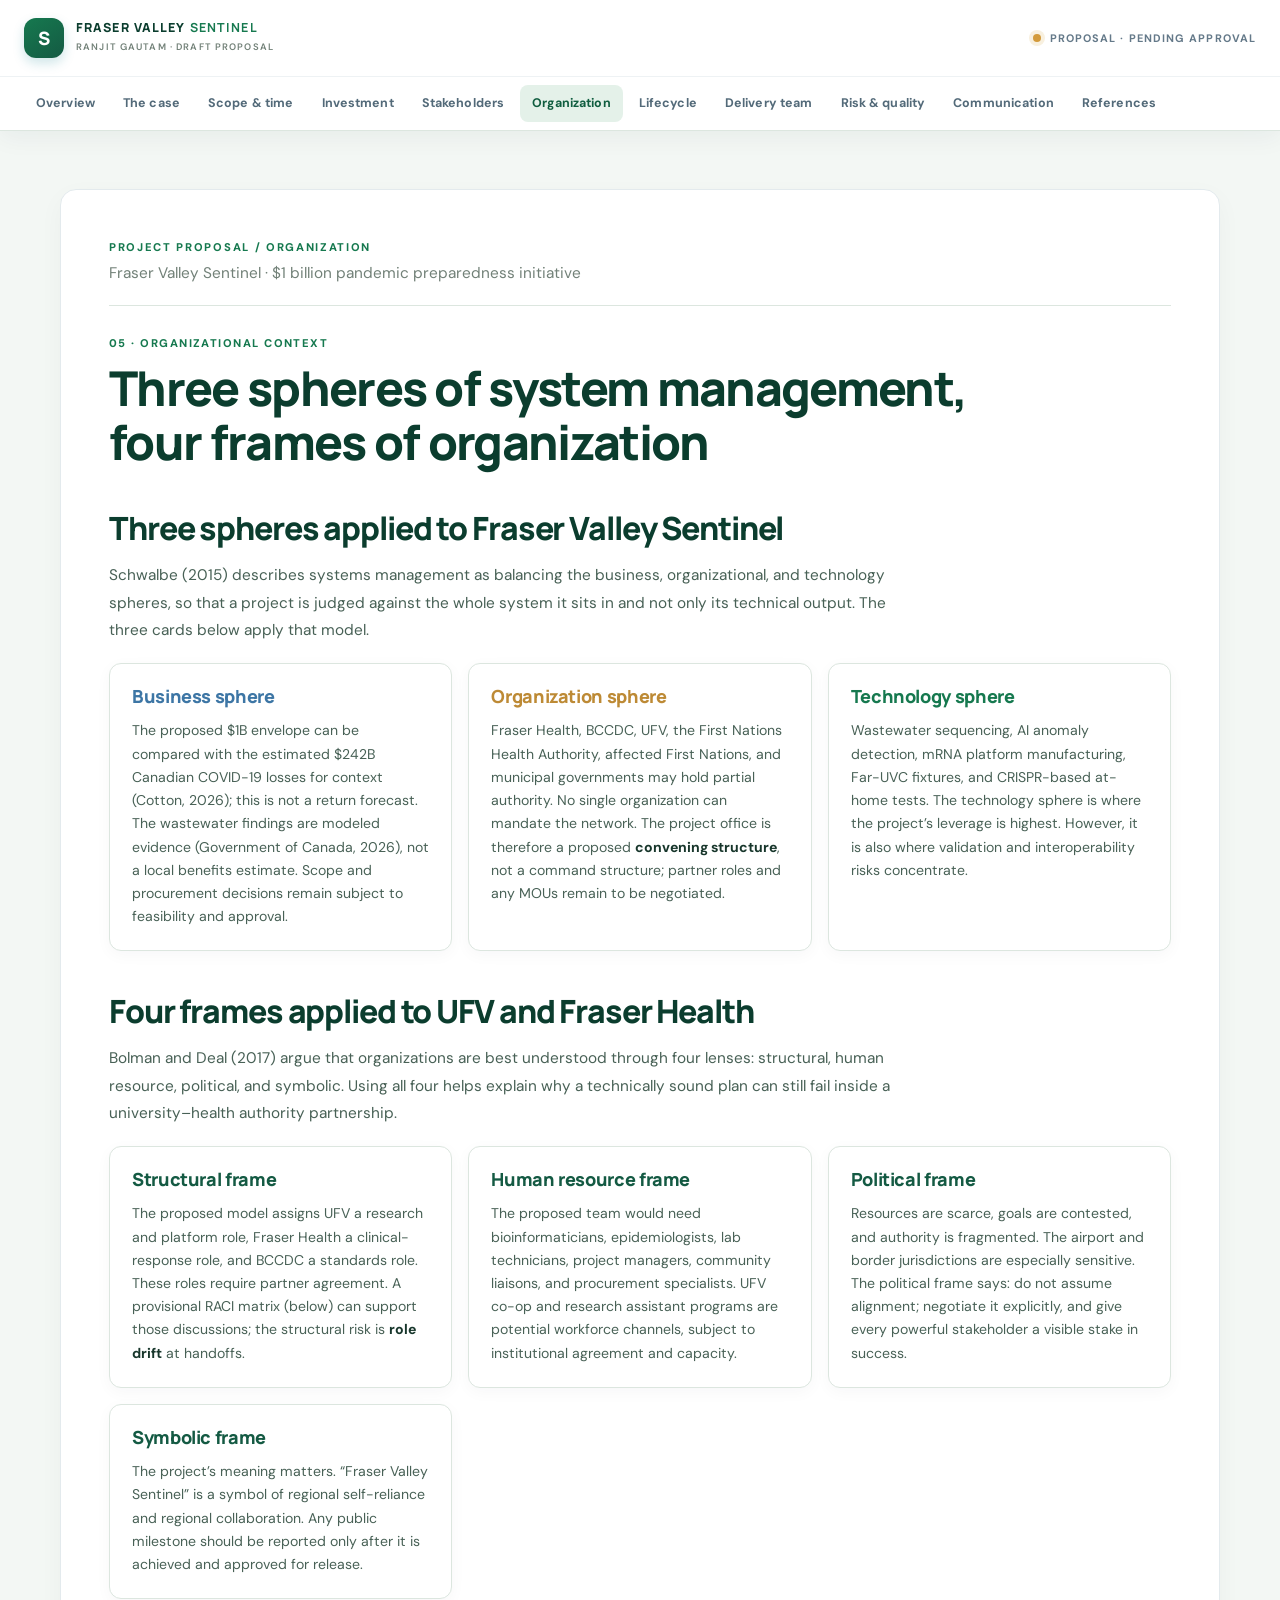
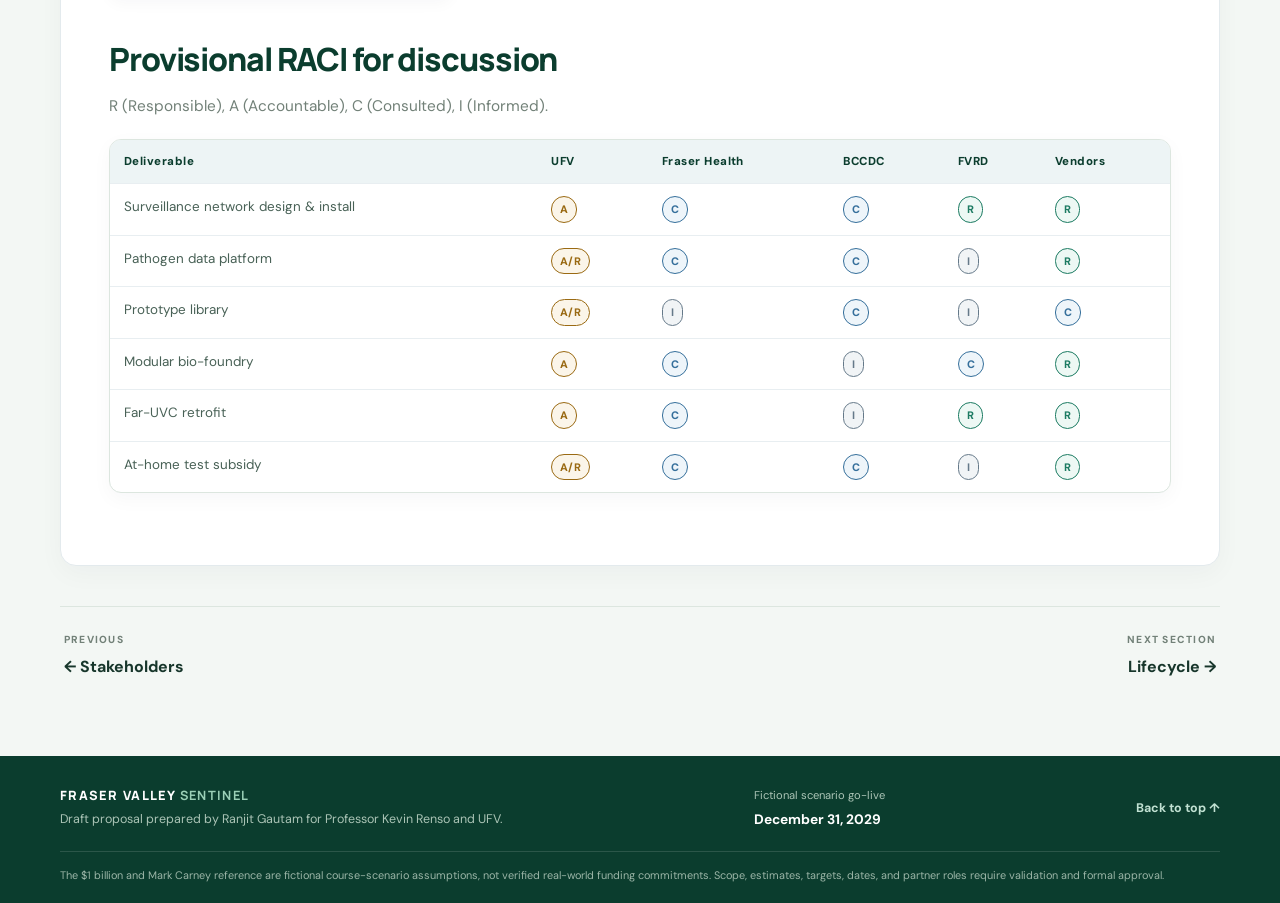
<file: organization.html>
<!doctype html>
<html lang="en">
  <head>
    <meta charset="utf-8" />
    <meta name="viewport" content="width=device-width, initial-scale=1" />
    <meta
      name="description"
      content="Systems and organizational frames for the Fraser Valley Sentinel pandemic preparedness proposal."
    />
    <meta name="theme-color" content="#0b3d2e" />
    <title>Systems and organizational frames | Fraser Valley Sentinel</title>
    <link rel="preconnect" href="https://fonts.googleapis.com" />
    <link rel="preconnect" href="https://fonts.gstatic.com" crossorigin />
    <link
      href="https://fonts.googleapis.com/css2?family=DM+Sans:wght@400;500;600;700&family=Manrope:wght@500;600;700;800&display=swap"
      rel="stylesheet"
    />
    <link rel="stylesheet" href="assets/styles.css" />
    <script src="assets/site.js" defer></script>
  </head>
  <body id="top">
    <a class="skip-link" href="#main">Skip to content</a>
    <div
      class="reading-progress"
      id="reading-progress"
      aria-hidden="true"
    ></div>
    <header class="site-header">
      <div class="header-top">
        <a
          class="brand"
          href="index.html"
          aria-label="Fraser Valley Sentinel home"
        >
          <span class="brand-mark" aria-hidden="true">S</span>
          <span class="brand-wordmark"
            >FRASER VALLEY <strong>SENTINEL</strong
            ><small>RANJIT GAUTAM · DRAFT PROPOSAL</small></span
          >
        </a>
        <div class="header-status">
          <span class="status-dot"></span> PROPOSAL · PENDING APPROVAL
        </div>
      </div>
      <nav class="primary-nav" aria-label="Main navigation">
        <div class="nav-track">
          <a class="nav-link" href="index.html">Overview</a>
          <a class="nav-link" href="research.html">The case</a>
          <a class="nav-link" href="scope-timeline.html">Scope & time</a>
          <a class="nav-link" href="budget-roi.html">Investment</a>
          <a class="nav-link" href="stakeholders.html">Stakeholders</a>
          <a class="nav-link" href="organization.html" aria-current="page"
            >Organization</a
          >
          <a class="nav-link" href="lifecycle.html">Lifecycle</a>
          <a class="nav-link" href="execution.html">Delivery team</a>
          <a class="nav-link" href="risk-quality.html">Risk & quality</a>
          <a class="nav-link" href="communication-close.html">Communication</a>
          <a class="nav-link" href="references.html">References</a>
        </div>
      </nav>
    </header>
    <main id="main" class="page-main">
      <section class="page-section" id="content">
        <div class="container">
          <div class="page-intro">
            <div class="eyebrow">PROJECT PROPOSAL / ORGANIZATION</div>
            <p class="page-kicker">
              Fraser Valley Sentinel · $1 billion pandemic preparedness
              initiative
            </p>
          </div>
          <div class="section-label">05 · Organizational Context</div>
          <h1>
            Three spheres of system management, four frames of organization
          </h1>
          <h2>Three spheres applied to Fraser Valley Sentinel</h2>
          <p>
            Schwalbe (2015) describes systems management as balancing the
            business, organizational, and technology spheres, so that a project
            is judged against the whole system it sits in and not only its
            technical output. The three cards below apply that model.
          </p>
          <div class="grid-3">
            <div class="card">
              <h3 class="heading-blue">Business sphere</h3>
              <p class="text-compact">
                The proposed $1B envelope can be compared with the estimated
                $242B Canadian COVID-19 losses for context (Cotton, 2026); this
                is not a return forecast. The wastewater findings are modeled
                evidence (Government of Canada, 2026), not a local benefits
                estimate. Scope and procurement decisions remain subject to
                feasibility and approval.
              </p>
            </div>
            <div class="card">
              <h3 class="heading-warn">Organization sphere</h3>
              <p class="text-compact">
                Fraser Health, BCCDC, UFV, the First Nations Health Authority,
                affected First Nations, and municipal governments may hold
                partial authority. No single organization can mandate the
                network. The project office is therefore a proposed
                <strong>convening structure</strong>, not a command structure;
                partner roles and any MOUs remain to be negotiated.
              </p>
            </div>
            <div class="card">
              <h3 class="heading-accent">Technology sphere</h3>
              <p class="text-compact">
                Wastewater sequencing, AI anomaly detection, mRNA platform
                manufacturing, Far-UVC fixtures, and CRISPR-based at-home tests.
                The technology sphere is where the project’s leverage is
                highest. However, it is also where validation and
                interoperability risks concentrate.
              </p>
            </div>
          </div>
          <h2>Four frames applied to UFV and Fraser Health</h2>
          <p>
            Bolman and Deal (2017) argue that organizations are best understood
            through four lenses: structural, human resource, political, and
            symbolic. Using all four helps explain why a technically sound plan
            can still fail inside a university–health authority partnership.
          </p>
          <div class="grid-2">
            <div class="card">
              <h3>Structural frame</h3>
              <p class="text-compact">
                The proposed model assigns UFV a research and platform role,
                Fraser Health a clinical-response role, and BCCDC a standards
                role. These roles require partner agreement. A provisional RACI
                matrix (below) can support those discussions; the structural
                risk is <strong>role drift</strong> at handoffs.
              </p>
            </div>
            <div class="card">
              <h3>Human resource frame</h3>
              <p class="text-compact">
                The proposed team would need bioinformaticians, epidemiologists,
                lab technicians, project managers, community liaisons, and
                procurement specialists. UFV co-op and research assistant
                programs are potential workforce channels, subject to
                institutional agreement and capacity.
              </p>
            </div>
            <div class="card">
              <h3>Political frame</h3>
              <p class="text-compact">
                Resources are scarce, goals are contested, and authority is
                fragmented. The airport and border jurisdictions are especially
                sensitive. The political frame says: do not assume alignment;
                negotiate it explicitly, and give every powerful stakeholder a
                visible stake in success.
              </p>
            </div>
            <div class="card">
              <h3>Symbolic frame</h3>
              <p class="text-compact">
                The project’s meaning matters. “Fraser Valley Sentinel” is a
                symbol of regional self-reliance and regional collaboration. Any
                public milestone should be reported only after it is achieved
                and approved for release.
              </p>
            </div>
          </div>
          <h2>Provisional RACI for discussion</h2>
          <p class="muted">
            R (Responsible), A (Accountable), C (Consulted), I (Informed).
          </p>
          <div class="table-wrap">
            <table>
              <thead>
                <tr>
                  <th>Deliverable</th>
                  <th>UFV</th>
                  <th>Fraser Health</th>
                  <th>BCCDC</th>
                  <th>FVRD</th>
                  <th>Vendors</th>
                </tr>
              </thead>
              <tbody>
                <tr>
                  <td>Surveillance network design &amp; install</td>
                  <td><span class="badge a">A</span></td>
                  <td><span class="badge c">C</span></td>
                  <td><span class="badge c">C</span></td>
                  <td><span class="badge r">R</span></td>
                  <td><span class="badge r">R</span></td>
                </tr>
                <tr>
                  <td>Pathogen data platform</td>
                  <td><span class="badge a">A/R</span></td>
                  <td><span class="badge c">C</span></td>
                  <td><span class="badge c">C</span></td>
                  <td><span class="badge i">I</span></td>
                  <td><span class="badge r">R</span></td>
                </tr>
                <tr>
                  <td>Prototype library</td>
                  <td><span class="badge a">A/R</span></td>
                  <td><span class="badge i">I</span></td>
                  <td><span class="badge c">C</span></td>
                  <td><span class="badge i">I</span></td>
                  <td><span class="badge c">C</span></td>
                </tr>
                <tr>
                  <td>Modular bio-foundry</td>
                  <td><span class="badge a">A</span></td>
                  <td><span class="badge c">C</span></td>
                  <td><span class="badge i">I</span></td>
                  <td><span class="badge c">C</span></td>
                  <td><span class="badge r">R</span></td>
                </tr>
                <tr>
                  <td>Far-UVC retrofit</td>
                  <td><span class="badge a">A</span></td>
                  <td><span class="badge c">C</span></td>
                  <td><span class="badge i">I</span></td>
                  <td><span class="badge r">R</span></td>
                  <td><span class="badge r">R</span></td>
                </tr>
                <tr>
                  <td>At-home test subsidy</td>
                  <td><span class="badge a">A/R</span></td>
                  <td><span class="badge c">C</span></td>
                  <td><span class="badge c">C</span></td>
                  <td><span class="badge i">I</span></td>
                  <td><span class="badge r">R</span></td>
                </tr>
              </tbody>
            </table>
          </div>
        </div>
      </section>
      <nav class="page-pager" aria-label="Proposal page navigation">
        <a class="pager-prev" href="stakeholders.html"
          ><span>PREVIOUS</span><strong>← Stakeholders</strong></a
        >
        <a class="pager-next" href="lifecycle.html"
          ><span>NEXT SECTION</span><strong>Lifecycle →</strong></a
        >
      </nav>
    </main>
    <footer class="site-footer">
      <div class="footer-inner">
        <div>
          <div class="footer-brand">
            FRASER VALLEY <strong>SENTINEL</strong>
          </div>
          <p>
            Draft proposal prepared by Ranjit Gautam for Professor Kevin Renso
            and UFV.
          </p>
        </div>
        <div class="footer-meta">
          <span>Fictional scenario go-live</span
          ><strong>December 31, 2029</strong>
        </div>
        <a class="back-top" href="#top">Back to top ↑</a>
      </div>
      <div class="footer-note">
        The $1 billion and Mark Carney reference are fictional course-scenario
        assumptions, not verified real-world funding commitments. Scope,
        estimates, targets, dates, and partner roles require validation and
        formal approval.
      </div>
    </footer>
  </body>
</html>
</file>
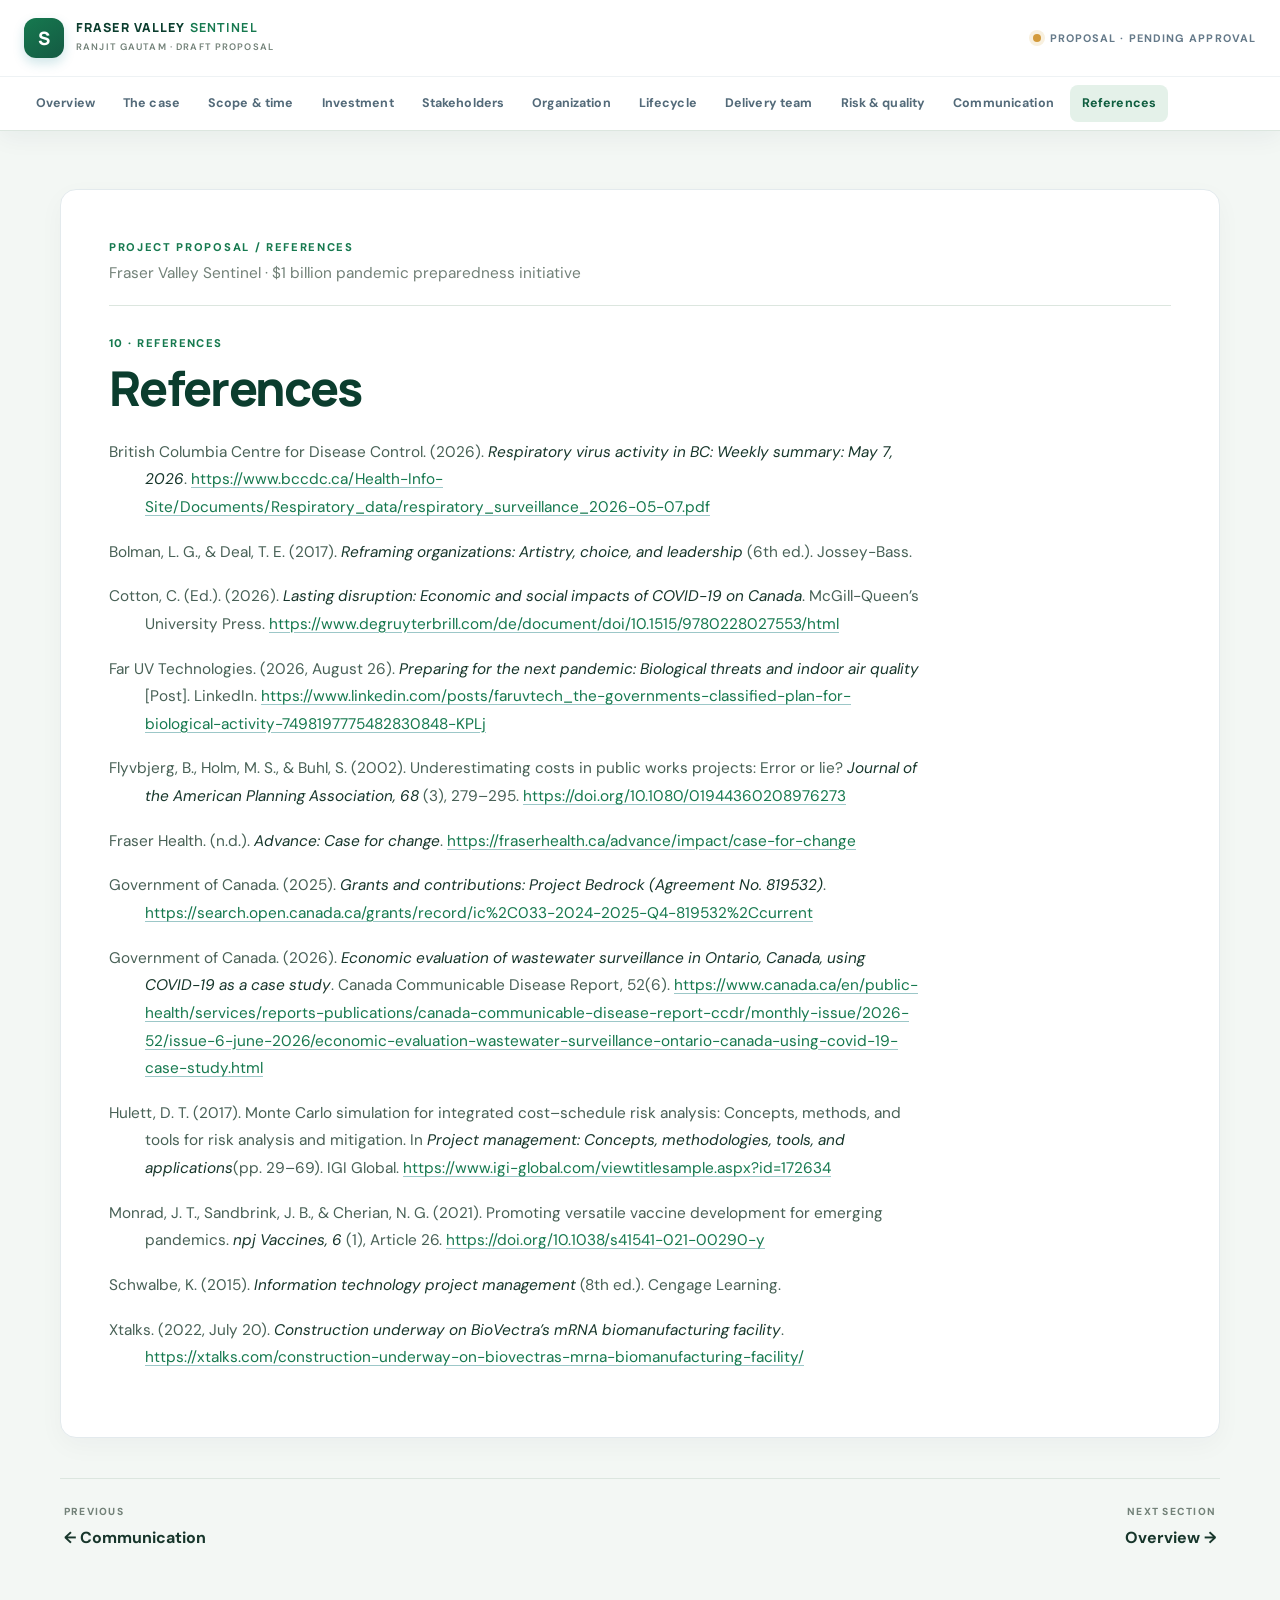
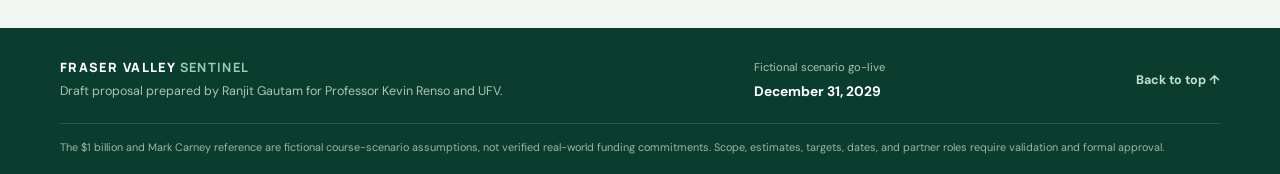
<file: references.html>
<!doctype html>
<html lang="en">
  <head>
    <meta charset="utf-8" />
    <meta name="viewport" content="width=device-width, initial-scale=1" />
    <meta
      name="description"
      content="References for the Fraser Valley Sentinel pandemic preparedness proposal."
    />
    <meta name="theme-color" content="#0b3d2e" />
    <title>References | Fraser Valley Sentinel</title>
    <link rel="preconnect" href="https://fonts.googleapis.com" />
    <link rel="preconnect" href="https://fonts.gstatic.com" crossorigin />
    <link
      href="https://fonts.googleapis.com/css2?family=DM+Sans:wght@400;500;600;700&family=Manrope:wght@500;600;700;800&display=swap"
      rel="stylesheet"
    />
    <link rel="stylesheet" href="assets/styles.css" />
    <script src="assets/site.js" defer></script>
  </head>
  <body id="top">
    <a class="skip-link" href="#main">Skip to content</a>
    <div
      class="reading-progress"
      id="reading-progress"
      aria-hidden="true"
    ></div>
    <header class="site-header">
      <div class="header-top">
        <a
          class="brand"
          href="index.html"
          aria-label="Fraser Valley Sentinel home"
        >
          <span class="brand-mark" aria-hidden="true">S</span>
          <span class="brand-wordmark"
            >FRASER VALLEY <strong>SENTINEL</strong
            ><small>RANJIT GAUTAM · DRAFT PROPOSAL</small></span
          >
        </a>
        <div class="header-status">
          <span class="status-dot"></span> PROPOSAL · PENDING APPROVAL
        </div>
      </div>
      <nav class="primary-nav" aria-label="Main navigation">
        <div class="nav-track">
          <a class="nav-link" href="index.html">Overview</a>
          <a class="nav-link" href="research.html">The case</a>
          <a class="nav-link" href="scope-timeline.html">Scope & time</a>
          <a class="nav-link" href="budget-roi.html">Investment</a>
          <a class="nav-link" href="stakeholders.html">Stakeholders</a>
          <a class="nav-link" href="organization.html">Organization</a>
          <a class="nav-link" href="lifecycle.html">Lifecycle</a>
          <a class="nav-link" href="execution.html">Delivery team</a>
          <a class="nav-link" href="risk-quality.html">Risk & quality</a>
          <a class="nav-link" href="communication-close.html">Communication</a>
          <a class="nav-link" href="references.html" aria-current="page"
            >References</a
          >
        </div>
      </nav>
    </header>
    <main id="main" class="page-main">
      <section class="page-section" id="content">
        <div class="container">
          <div class="page-intro">
            <div class="eyebrow">PROJECT PROPOSAL / REFERENCES</div>
            <p class="page-kicker">
              Fraser Valley Sentinel · $1 billion pandemic preparedness
              initiative
            </p>
          </div>
          <div class="section-label">10 · References</div>
          <h1>References</h1>
          <p class="muted">
            
          </p>
          <div class="refs">
            <p>
              British Columbia Centre for Disease Control. (2026).
              <em
                >Respiratory virus activity in BC: Weekly summary: May 7,
                2026</em
              >.
              <a
                href="https://www.bccdc.ca/Health-Info-Site/Documents/Respiratory_data/respiratory_surveillance_2026-05-07.pdf"
                rel="noopener noreferrer"
                target="_blank"
                >https://www.bccdc.ca/Health-Info-Site/Documents/Respiratory_data/respiratory_surveillance_2026-05-07.pdf</a
              >
            </p>
            <p>
              Bolman, L. G., &amp; Deal, T. E. (2017).
              <em>Reframing organizations: Artistry, choice, and leadership</em>
              (6th ed.). Jossey-Bass.
            </p>
            <p>
              Cotton, C. (Ed.). (2026).
              <em
                >Lasting disruption: Economic and social impacts of COVID-19 on
                Canada</em
              >. McGill-Queen’s University Press.
              <a
                href="https://www.degruyterbrill.com/de/document/doi/10.1515/9780228027553/html"
                rel="noopener noreferrer"
                target="_blank"
                >https://www.degruyterbrill.com/de/document/doi/10.1515/9780228027553/html</a
              >
            </p>
            <p>
              Far UV Technologies. (2026, August 26).
              <em
                >Preparing for the next pandemic: Biological threats and indoor
                air quality</em
              >
              [Post]. LinkedIn.
              <a
                href="https://www.linkedin.com/posts/faruvtech_the-governments-classified-plan-for-biological-activity-7498197775482830848-KPLj"
                rel="noopener noreferrer"
                target="_blank"
                >https://www.linkedin.com/posts/faruvtech_the-governments-classified-plan-for-biological-activity-7498197775482830848-KPLj</a
              >
            </p>
            <p>
              Flyvbjerg, B., Holm, M. S., &amp; Buhl, S. (2002). Underestimating
              costs in public works projects: Error or lie?
              <em>Journal of the American Planning Association, 68</em> (3),
              279–295.
              <a
                href="https://doi.org/10.1080/01944360208976273"
                rel="noopener noreferrer"
                target="_blank"
                >https://doi.org/10.1080/01944360208976273</a
              >
            </p>
            <p>
              Fraser Health. (n.d.). <em>Advance: Case for change</em>.
              <a
                href="https://fraserhealth.ca/advance/impact/case-for-change"
                rel="noopener noreferrer"
                target="_blank"
                >https://fraserhealth.ca/advance/impact/case-for-change</a
              >
            </p>
            <p>
              Government of Canada. (2025).
              <em
                >Grants and contributions: Project Bedrock (Agreement No.
                819532)</em
              >.
              <a
                href="https://search.open.canada.ca/grants/record/ic%2C033-2024-2025-Q4-819532%2Ccurrent"
                rel="noopener noreferrer"
                target="_blank"
                >https://search.open.canada.ca/grants/record/ic%2C033-2024-2025-Q4-819532%2Ccurrent</a
              >
            </p>
            <p>
              Government of Canada. (2026).
              <em
                >Economic evaluation of wastewater surveillance in Ontario,
                Canada, using COVID-19 as a case study</em
              >. Canada Communicable Disease Report, 52(6).
              <a
                href="https://www.canada.ca/en/public-health/services/reports-publications/canada-communicable-disease-report-ccdr/monthly-issue/2026-52/issue-6-june-2026/economic-evaluation-wastewater-surveillance-ontario-canada-using-covid-19-case-study.html"
                rel="noopener noreferrer"
                target="_blank"
                >https://www.canada.ca/en/public-health/services/reports-publications/canada-communicable-disease-report-ccdr/monthly-issue/2026-52/issue-6-june-2026/economic-evaluation-wastewater-surveillance-ontario-canada-using-covid-19-case-study.html</a
              >
            </p>
            <p>
              Hulett, D. T. (2017). Monte Carlo simulation for integrated
              cost–schedule risk analysis: Concepts, methods, and tools for risk
              analysis and mitigation. In
              <em
                >Project management: Concepts, methodologies, tools, and
                applications</em
              >(pp. 29–69). IGI Global.
              <a
                href="https://www.igi-global.com/viewtitlesample.aspx?id=172634"
                rel="noopener noreferrer"
                target="_blank"
                >https://www.igi-global.com/viewtitlesample.aspx?id=172634</a
              >
            </p>
            <p>
              Monrad, J. T., Sandbrink, J. B., &amp; Cherian, N. G. (2021).
              Promoting versatile vaccine development for emerging pandemics.
              <em>npj Vaccines, 6</em> (1), Article 26.
              <a
                href="https://doi.org/10.1038/s41541-021-00290-y"
                rel="noopener noreferrer"
                target="_blank"
                >https://doi.org/10.1038/s41541-021-00290-y</a
              >
            </p>
            <p>
              Schwalbe, K. (2015).
              <em>Information technology project management</em> (8th ed.).
              Cengage Learning.
            </p>
            <p>
              Xtalks. (2022, July 20).
              <em
                >Construction underway on BioVectra’s mRNA biomanufacturing
                facility</em
              >.
              <a
                href="https://xtalks.com/construction-underway-on-biovectras-mrna-biomanufacturing-facility/"
                rel="noopener noreferrer"
                target="_blank"
                >https://xtalks.com/construction-underway-on-biovectras-mrna-biomanufacturing-facility/</a
              >
            </p>
          </div>
        </div>
      </section>
      <nav class="page-pager" aria-label="Proposal page navigation">
        <a class="pager-prev" href="communication-close.html"
          ><span>PREVIOUS</span><strong>← Communication</strong></a
        >
        <a class="pager-next" href="index.html"
          ><span>NEXT SECTION</span><strong>Overview →</strong></a
        >
      </nav>
    </main>
    <footer class="site-footer">
      <div class="footer-inner">
        <div>
          <div class="footer-brand">
            FRASER VALLEY <strong>SENTINEL</strong>
          </div>
          <p>
            Draft proposal prepared by Ranjit Gautam for Professor Kevin Renso
            and UFV.
          </p>
        </div>
        <div class="footer-meta">
          <span>Fictional scenario go-live</span
          ><strong>December 31, 2029</strong>
        </div>
        <a class="back-top" href="#top">Back to top ↑</a>
      </div>
      <div class="footer-note">
        The $1 billion and Mark Carney reference are fictional course-scenario
        assumptions, not verified real-world funding commitments. Scope,
        estimates, targets, dates, and partner roles require validation and
        formal approval.
      </div>
    </footer>
  </body>
</html>
</file>
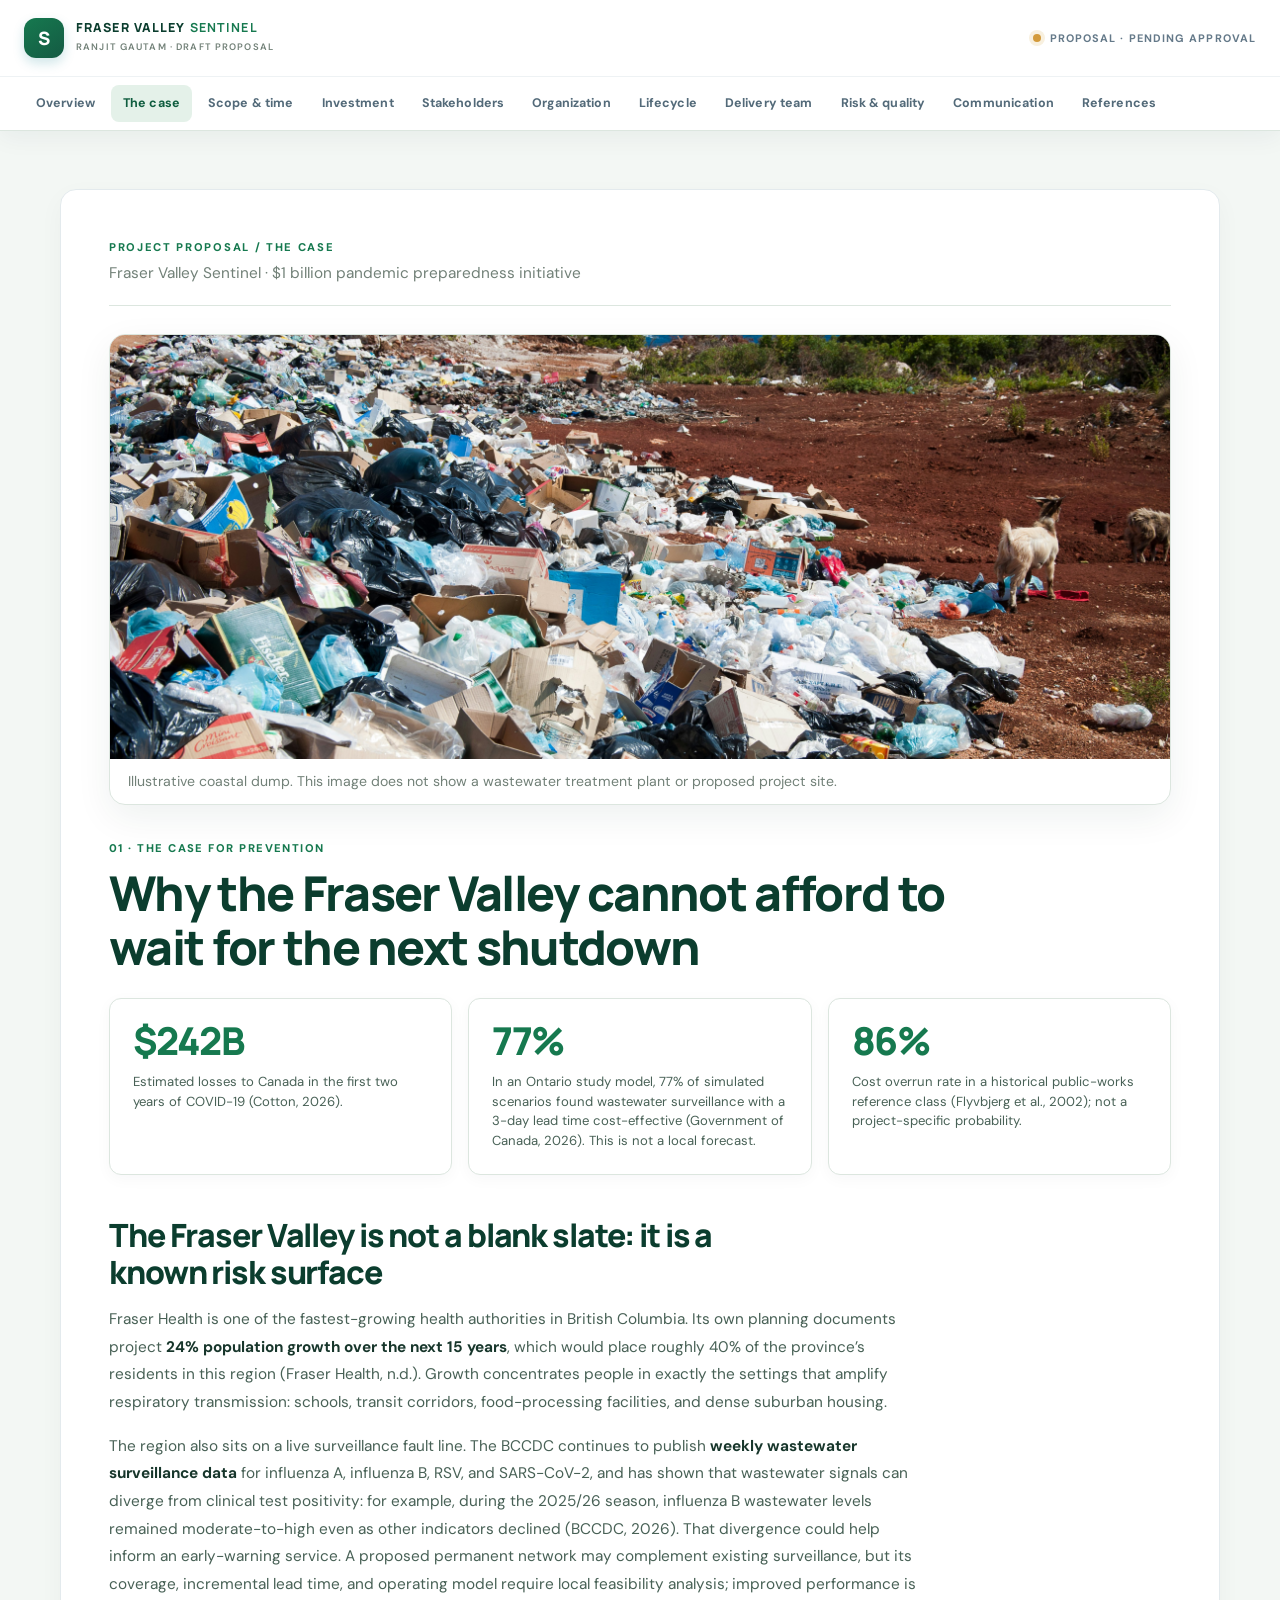
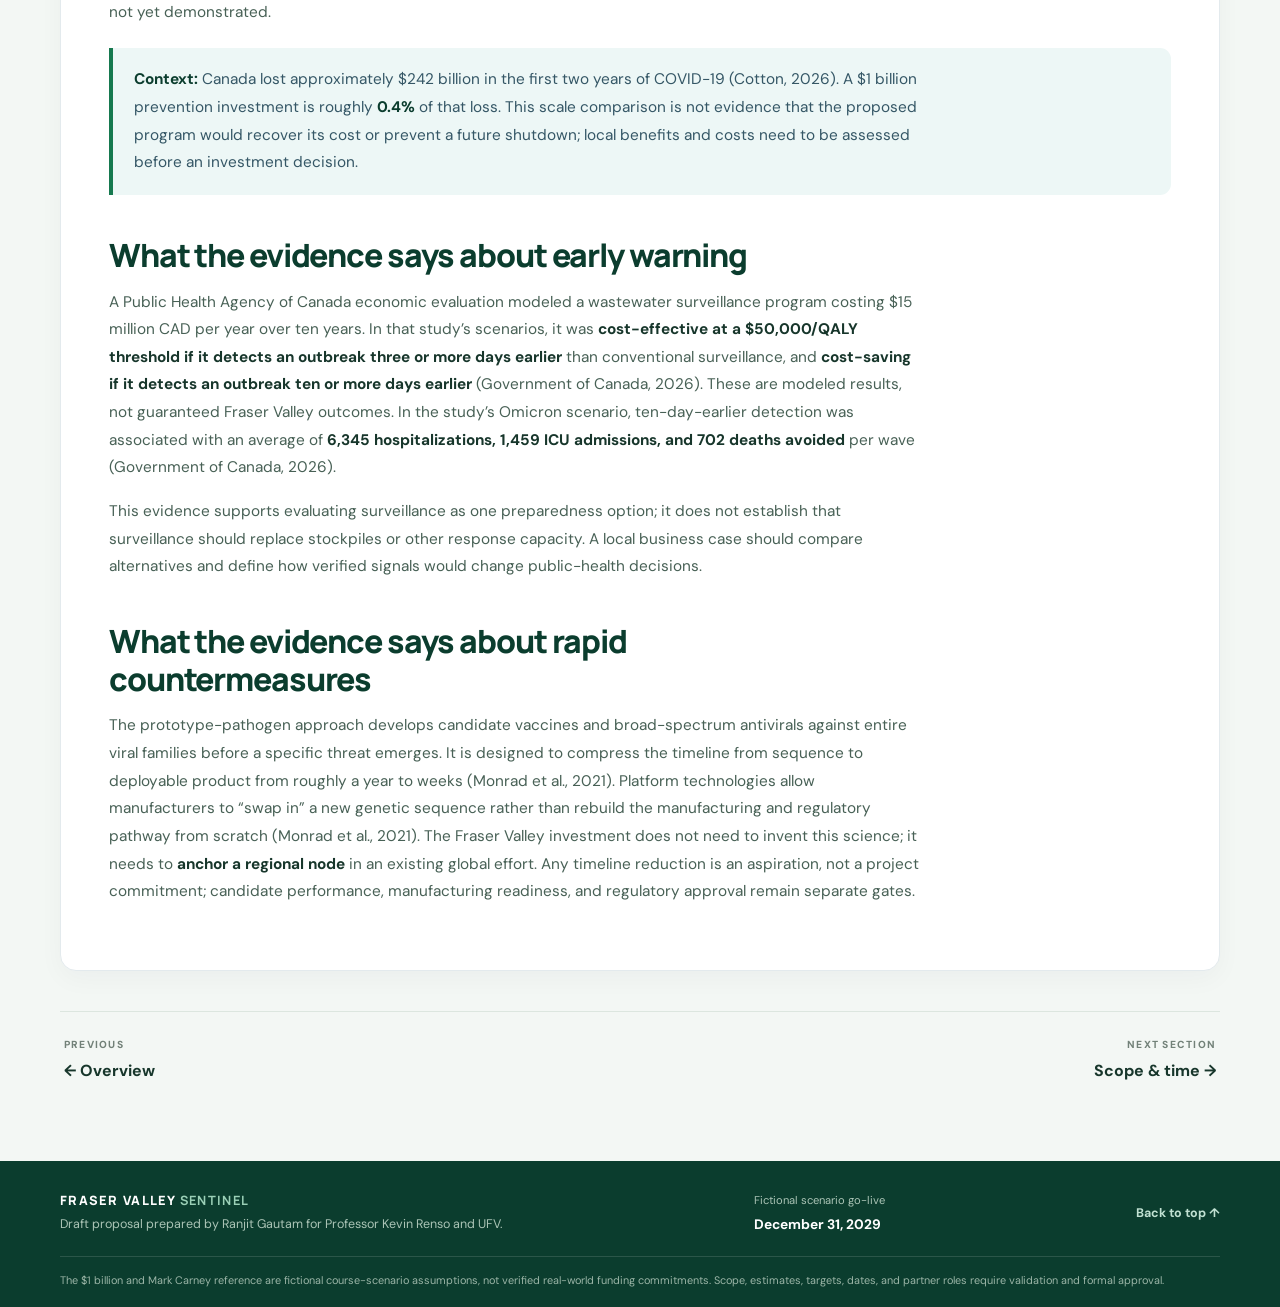
<file: research.html>
<!doctype html>
<html lang="en">
  <head>
    <meta charset="utf-8" />
    <meta name="viewport" content="width=device-width, initial-scale=1" />
    <meta
      name="description"
      content="Why prevention matters for the Fraser Valley Sentinel pandemic preparedness proposal."
    />
    <meta name="theme-color" content="#0b3d2e" />
    <title>Why prevention matters | Fraser Valley Sentinel</title>
    <link rel="preconnect" href="https://fonts.googleapis.com" />
    <link rel="preconnect" href="https://fonts.gstatic.com" crossorigin />
    <link
      href="https://fonts.googleapis.com/css2?family=DM+Sans:wght@400;500;600;700&family=Manrope:wght@500;600;700;800&display=swap"
      rel="stylesheet"
    />
    <link rel="stylesheet" href="assets/styles.css" />
    <script src="assets/site.js" defer></script>
  </head>
  <body id="top">
    <a class="skip-link" href="#main">Skip to content</a>
    <div
      class="reading-progress"
      id="reading-progress"
      aria-hidden="true"
    ></div>
    <header class="site-header">
      <div class="header-top">
        <a
          class="brand"
          href="index.html"
          aria-label="Fraser Valley Sentinel home"
        >
          <span class="brand-mark" aria-hidden="true">S</span>
          <span class="brand-wordmark"
            >FRASER VALLEY <strong>SENTINEL</strong
            ><small>RANJIT GAUTAM · DRAFT PROPOSAL</small></span
          >
        </a>
        <div class="header-status">
          <span class="status-dot"></span> PROPOSAL · PENDING APPROVAL
        </div>
      </div>
      <nav class="primary-nav" aria-label="Main navigation">
        <div class="nav-track">
          <a class="nav-link" href="index.html">Overview</a>
          <a class="nav-link" href="research.html" aria-current="page"
            >The case</a
          >
          <a class="nav-link" href="scope-timeline.html">Scope & time</a>
          <a class="nav-link" href="budget-roi.html">Investment</a>
          <a class="nav-link" href="stakeholders.html">Stakeholders</a>
          <a class="nav-link" href="organization.html">Organization</a>
          <a class="nav-link" href="lifecycle.html">Lifecycle</a>
          <a class="nav-link" href="execution.html">Delivery team</a>
          <a class="nav-link" href="risk-quality.html">Risk & quality</a>
          <a class="nav-link" href="communication-close.html">Communication</a>
          <a class="nav-link" href="references.html">References</a>
        </div>
      </nav>
    </header>
    <main id="main" class="page-main">
      <section class="page-section" id="content">
        <div class="container">
          <div class="page-intro">
            <div class="eyebrow">PROJECT PROPOSAL / THE CASE</div>
            <p class="page-kicker">
              Fraser Valley Sentinel · $1 billion pandemic preparedness
              initiative
            </p>
          </div>
          <figure class="photo">
            <button
              type="button"
              class="photo-open"
              aria-label="Enlarge image: Waste along a coastal shoreline"
            >
              <img
                src="assets/waste.jpg"
                alt="Waste along a coastal shoreline"
                loading="lazy"
                decoding="async"
                width="1400"
                height="560"
              />
            </button>
            <figcaption>
              Illustrative coastal dump. This image does not show a wastewater
              treatment plant or proposed project site.
            </figcaption>
          </figure>
          <div class="section-label">01 · The Case for Prevention</div>
          <h1>
            Why the Fraser Valley cannot afford to wait for the next shutdown
          </h1>
          <div class="grid-3 section-spaced">
            <div class="card stat-card">
              <div class="stat-number">$242B</div>
              <div class="stat-label">
                Estimated losses to Canada in the first two years of COVID-19
                (Cotton, 2026).
              </div>
            </div>
            <div class="card stat-card">
              <div class="stat-number">77%</div>
              <div class="stat-label">
                In an Ontario study model, 77% of simulated scenarios found
                wastewater surveillance with a 3-day lead time cost-effective
                (Government of Canada, 2026). This is not a local forecast.
              </div>
            </div>
            <div class="card stat-card">
              <div class="stat-number">86%</div>
              <div class="stat-label">
                Cost overrun rate in a historical public-works reference class
                (Flyvbjerg et al., 2002); not a project-specific probability.
              </div>
            </div>
          </div>
          <h2>
            The Fraser Valley is not a blank slate: it is a known risk surface
          </h2>
          <p>
            Fraser Health is one of the fastest-growing health authorities in
            British Columbia. Its own planning documents project
            <strong>24% population growth over the next 15 years</strong>, which
            would place roughly 40% of the province’s residents in this region
            (Fraser Health, n.d.). Growth concentrates people in exactly the
            settings that amplify respiratory transmission: schools, transit
            corridors, food-processing facilities, and dense suburban housing.
          </p>
          <p>
            The region also sits on a live surveillance fault line. The BCCDC
            continues to publish
            <strong>weekly wastewater surveillance data</strong> for influenza
            A, influenza B, RSV, and SARS-CoV-2, and has shown that wastewater
            signals can diverge from clinical test positivity: for example,
            during the 2025/26 season, influenza B wastewater levels remained
            moderate-to-high even as other indicators declined (BCCDC, 2026).
            That divergence could help inform an early-warning service. A
            proposed permanent network may complement existing surveillance, but
            its coverage, incremental lead time, and operating model require
            local feasibility analysis; improved performance is not yet
            demonstrated.
          </p>
          <div class="callout">
            <p>
              <strong>Context:</strong> Canada lost
              approximately $242 billion in the first two years of COVID-19
              (Cotton, 2026). A $1 billion prevention investment is roughly
              <strong>0.4%</strong> of that loss. This scale comparison is not
              evidence that the proposed program would recover its cost or
              prevent a future shutdown; local benefits and costs need to be
              assessed before an investment decision.
            </p>
          </div>
          <h2>What the evidence says about early warning</h2>
          <p>
            A Public Health Agency of Canada economic evaluation modeled a
            wastewater surveillance program costing $15 million CAD per year
            over ten years. In that study’s scenarios, it was
            <strong
              >cost-effective at a $50,000/QALY threshold if it detects an
              outbreak three or more days earlier</strong
            >
            than conventional surveillance, and
            <strong
              >cost-saving if it detects an outbreak ten or more days
              earlier</strong
            >
            (Government of Canada, 2026). These are modeled results, not
            guaranteed Fraser Valley outcomes. In the study’s Omicron scenario,
            ten-day-earlier detection was associated with an average of
            <strong
              >6,345 hospitalizations, 1,459 ICU admissions, and 702 deaths
              avoided</strong
            >
            per wave (Government of Canada, 2026).
          </p>
          <p>
            This evidence supports evaluating surveillance as one preparedness
            option; it does not establish that surveillance should replace
            stockpiles or other response capacity. A local business case should
            compare alternatives and define how verified signals would change
            public-health decisions.
          </p>
          <h2>What the evidence says about rapid countermeasures</h2>
          <p>
            The prototype-pathogen approach develops candidate vaccines and
            broad-spectrum antivirals against entire viral families before a
            specific threat emerges. It is designed to compress the timeline
            from sequence to deployable product from roughly a year to weeks
            (Monrad et al., 2021). Platform technologies allow manufacturers to
            “swap in” a new genetic sequence rather than rebuild the
            manufacturing and regulatory pathway from scratch (Monrad et al.,
            2021). The Fraser Valley investment does not need to invent this
            science; it needs to
            <strong>anchor a regional node</strong> in an existing global
            effort. Any timeline reduction is an aspiration, not a project
            commitment; candidate performance, manufacturing readiness, and
            regulatory approval remain separate gates.
          </p>
        </div>
      </section>
      <nav class="page-pager" aria-label="Proposal page navigation">
        <a class="pager-prev" href="index.html"
          ><span>PREVIOUS</span><strong>← Overview</strong></a
        >
        <a class="pager-next" href="scope-timeline.html"
          ><span>NEXT SECTION</span><strong>Scope & time →</strong></a
        >
      </nav>
    </main>
    <footer class="site-footer">
      <div class="footer-inner">
        <div>
          <div class="footer-brand">
            FRASER VALLEY <strong>SENTINEL</strong>
          </div>
          <p>
            Draft proposal prepared by Ranjit Gautam for Professor Kevin Renso
            and UFV.
          </p>
        </div>
        <div class="footer-meta">
          <span>Fictional scenario go-live</span
          ><strong>December 31, 2029</strong>
        </div>
        <a class="back-top" href="#top">Back to top ↑</a>
      </div>
      <div class="footer-note">
        The $1 billion and Mark Carney reference are fictional course-scenario
        assumptions, not verified real-world funding commitments. Scope,
        estimates, targets, dates, and partner roles require validation and
        formal approval.
      </div>
    </footer>
  </body>
</html>
</file>
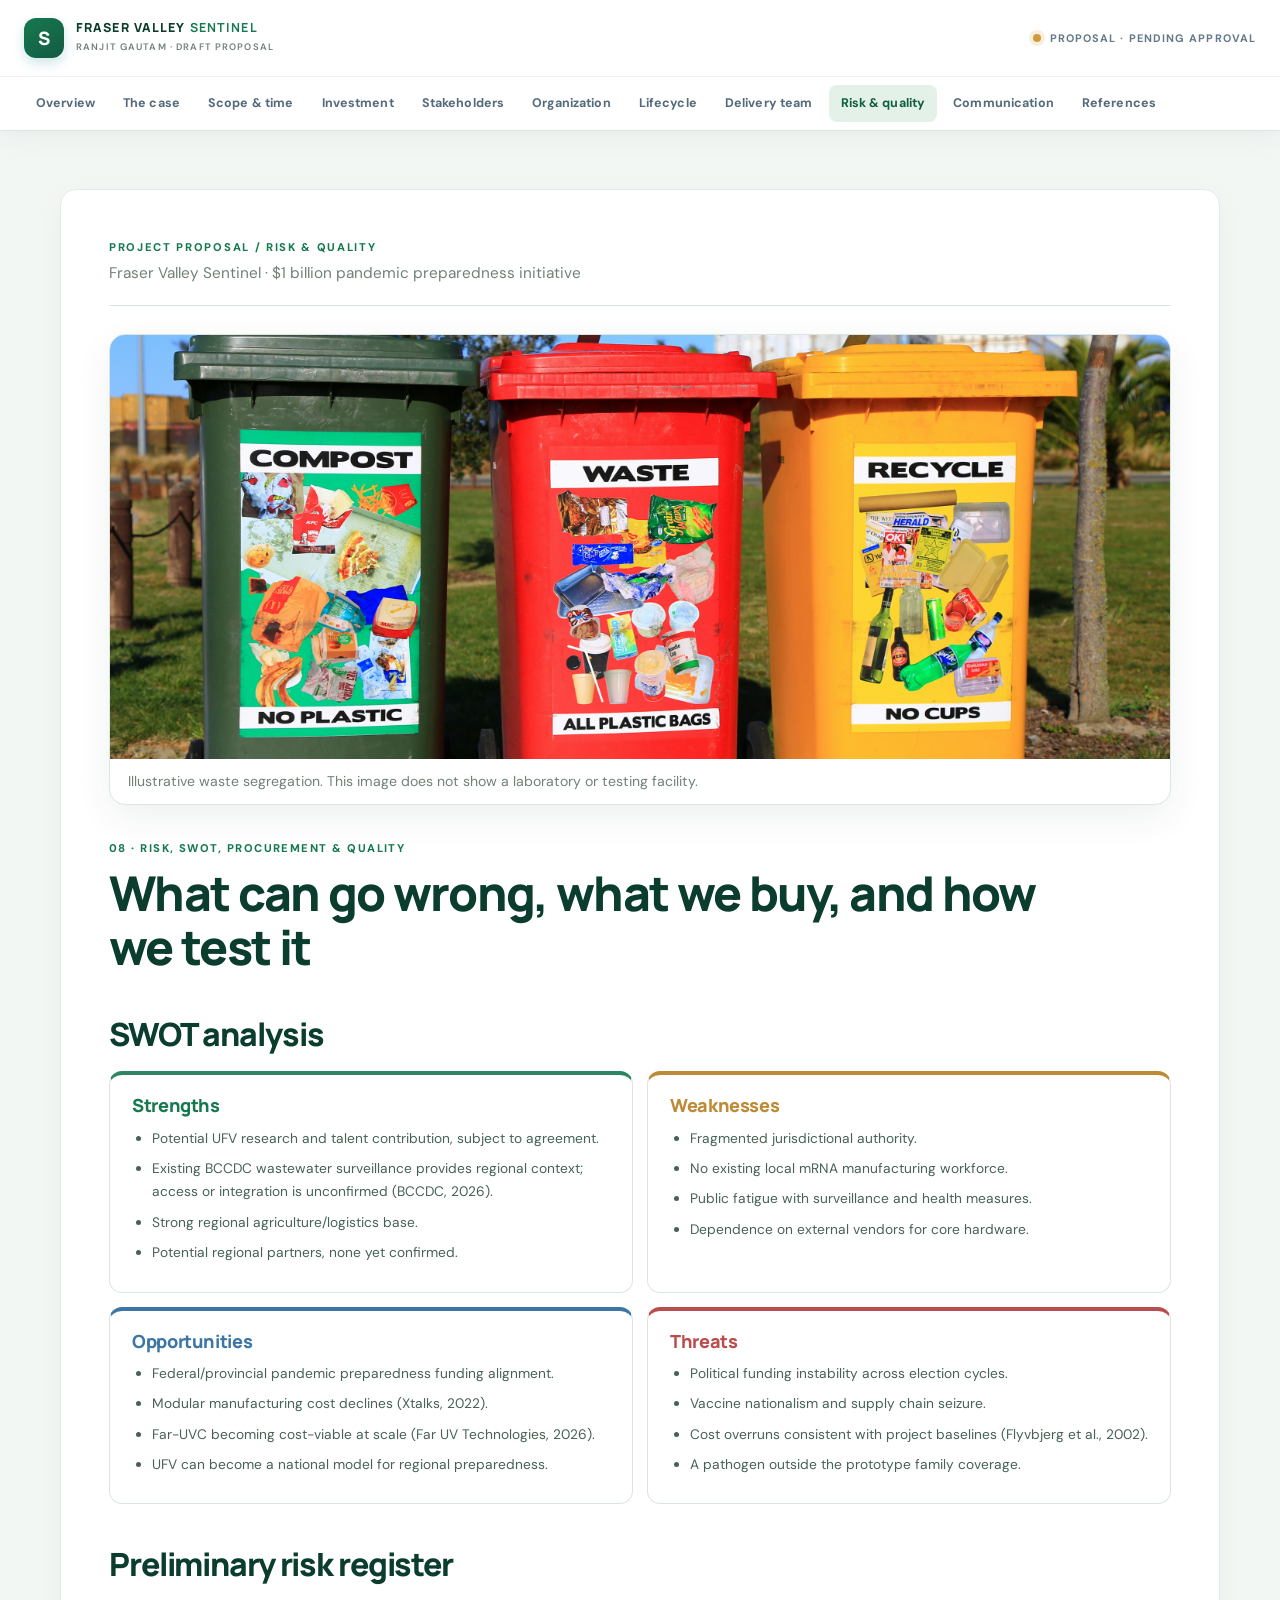
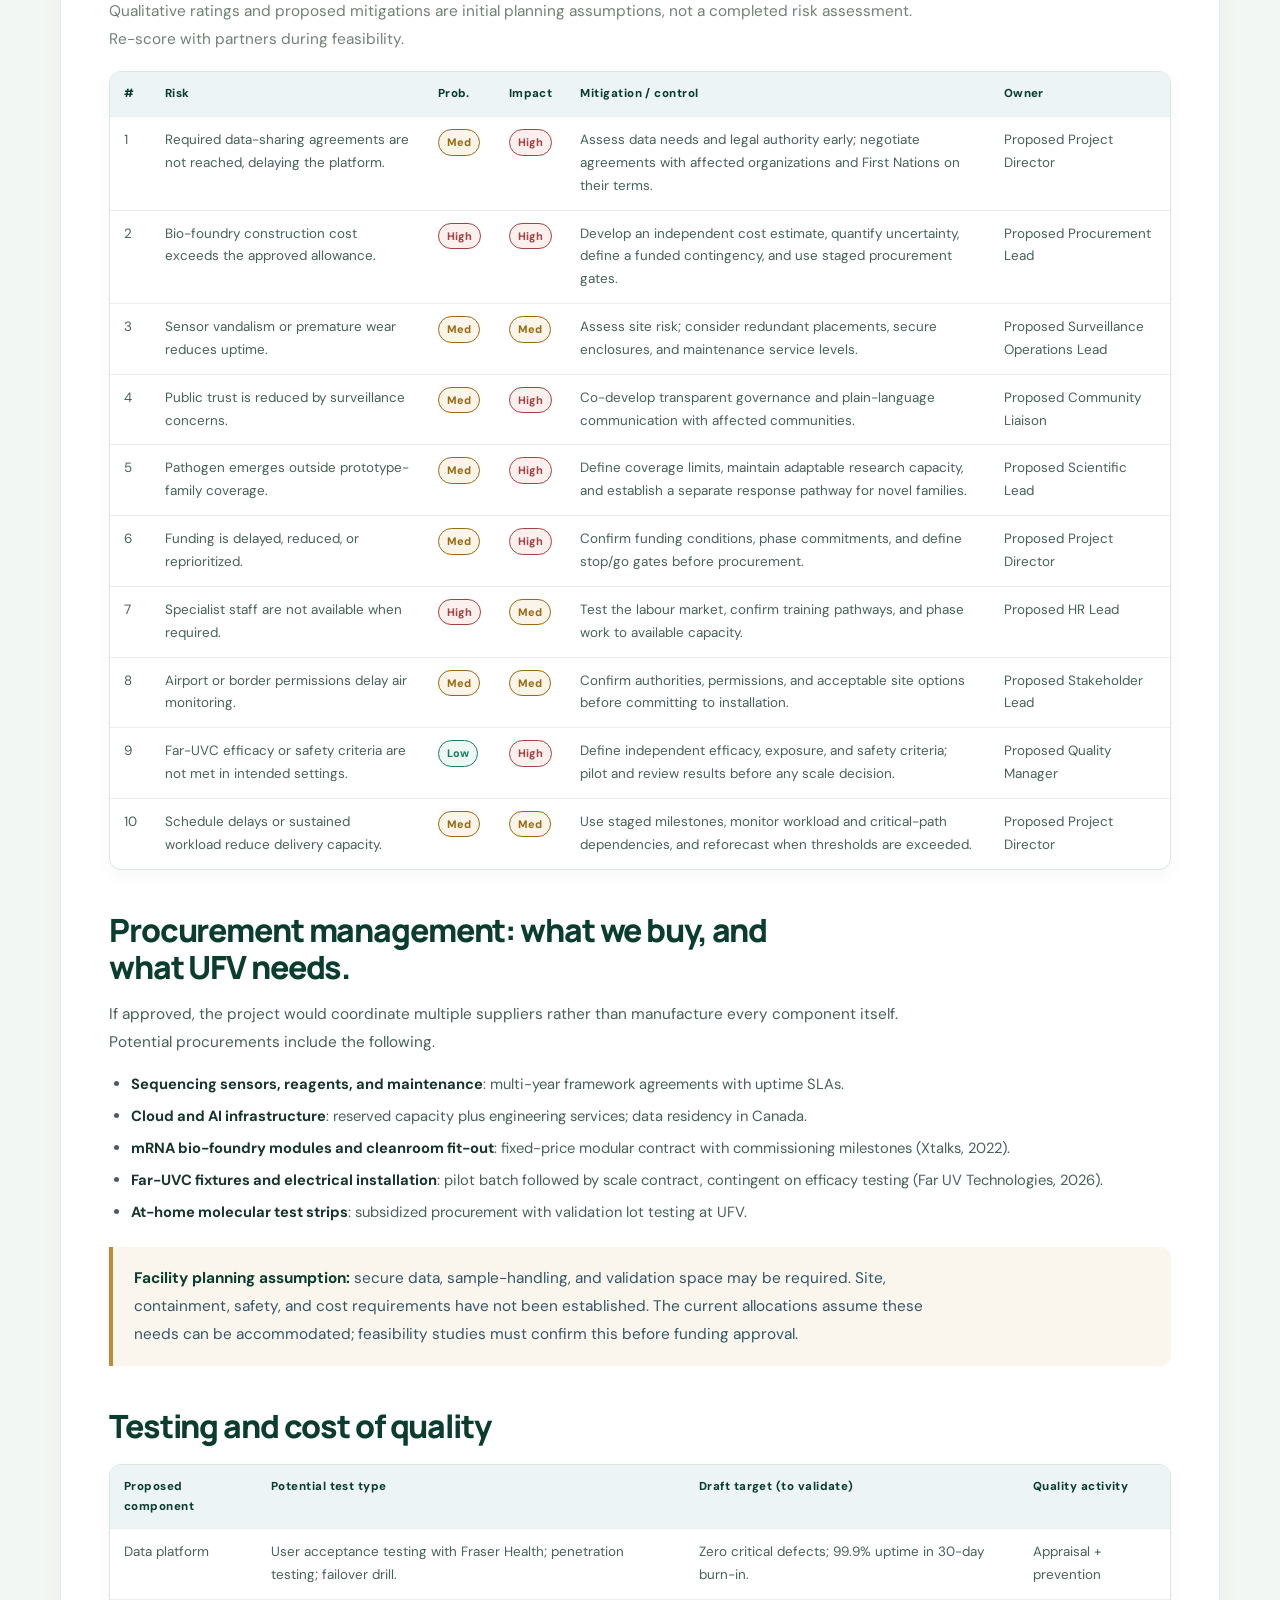
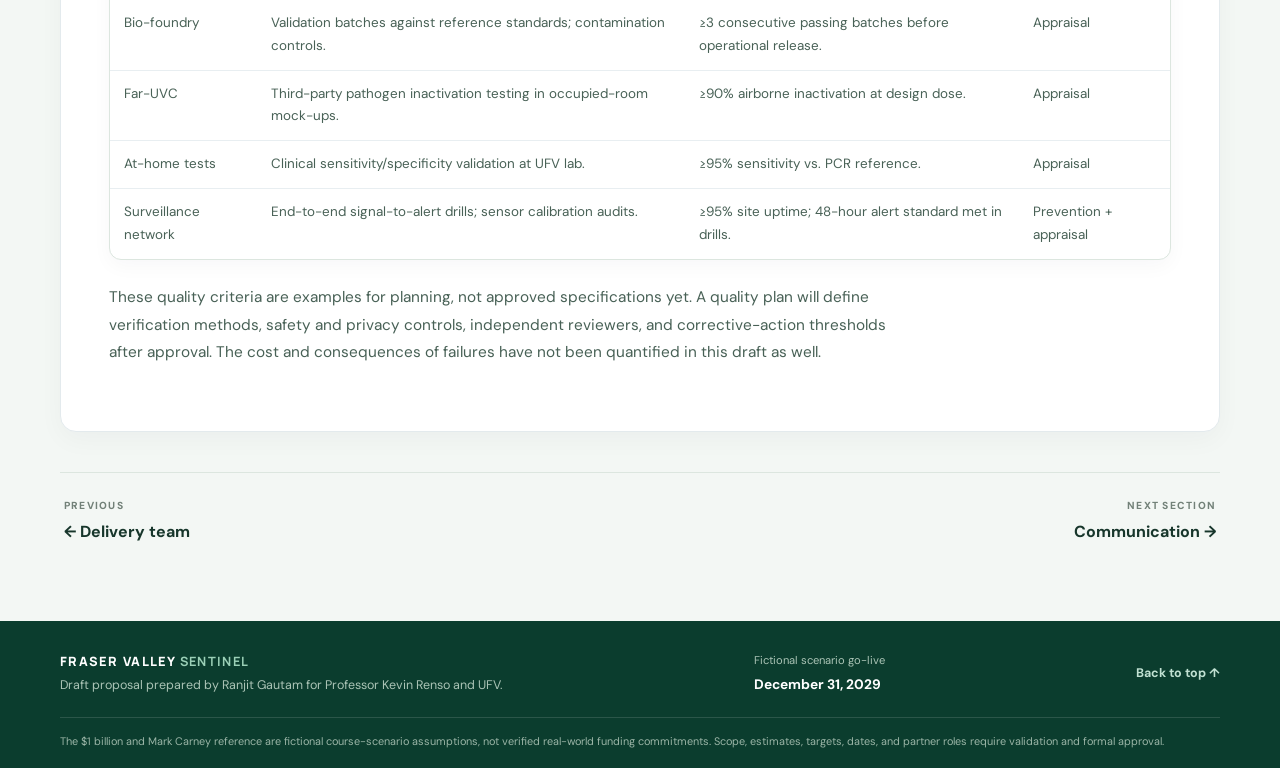
<file: risk-quality.html>
<!doctype html>
<html lang="en">
  <head>
    <meta charset="utf-8" />
    <meta name="viewport" content="width=device-width, initial-scale=1" />
    <meta
      name="description"
      content="Risk, procurement and quality for the Fraser Valley Sentinel pandemic preparedness proposal."
    />
    <meta name="theme-color" content="#0b3d2e" />
    <title>Risk, procurement and quality | Fraser Valley Sentinel</title>
    <link rel="preconnect" href="https://fonts.googleapis.com" />
    <link rel="preconnect" href="https://fonts.gstatic.com" crossorigin />
    <link
      href="https://fonts.googleapis.com/css2?family=DM+Sans:wght@400;500;600;700&family=Manrope:wght@500;600;700;800&display=swap"
      rel="stylesheet"
    />
    <link rel="stylesheet" href="assets/styles.css" />
    <script src="assets/site.js" defer></script>
  </head>
  <body id="top">
    <a class="skip-link" href="#main">Skip to content</a>
    <div
      class="reading-progress"
      id="reading-progress"
      aria-hidden="true"
    ></div>
    <header class="site-header">
      <div class="header-top">
        <a
          class="brand"
          href="index.html"
          aria-label="Fraser Valley Sentinel home"
        >
          <span class="brand-mark" aria-hidden="true">S</span>
          <span class="brand-wordmark"
            >FRASER VALLEY <strong>SENTINEL</strong
            ><small>RANJIT GAUTAM · DRAFT PROPOSAL</small></span
          >
        </a>
        <div class="header-status">
          <span class="status-dot"></span> PROPOSAL · PENDING APPROVAL
        </div>
      </div>
      <nav class="primary-nav" aria-label="Main navigation">
        <div class="nav-track">
          <a class="nav-link" href="index.html">Overview</a>
          <a class="nav-link" href="research.html">The case</a>
          <a class="nav-link" href="scope-timeline.html">Scope & time</a>
          <a class="nav-link" href="budget-roi.html">Investment</a>
          <a class="nav-link" href="stakeholders.html">Stakeholders</a>
          <a class="nav-link" href="organization.html">Organization</a>
          <a class="nav-link" href="lifecycle.html">Lifecycle</a>
          <a class="nav-link" href="execution.html">Delivery team</a>
          <a class="nav-link" href="risk-quality.html" aria-current="page"
            >Risk & quality</a
          >
          <a class="nav-link" href="communication-close.html">Communication</a>
          <a class="nav-link" href="references.html">References</a>
        </div>
      </nav>
    </header>
    <main id="main" class="page-main">
      <section class="page-section" id="content">
        <div class="container">
          <div class="page-intro">
            <div class="eyebrow">PROJECT PROPOSAL / RISK &amp; QUALITY</div>
            <p class="page-kicker">
              Fraser Valley Sentinel · $1 billion pandemic preparedness
              initiative
            </p>
          </div>
          <figure class="photo">
            <button
              type="button"
              class="photo-open"
              aria-label="Enlarge image: Bins for compost, waste and recycling"
            >
              <img
                src="assets/waste%20seperate.jpg"
                alt="Bins for compost, waste and recycling"
                loading="lazy"
                decoding="async"
                width="1400"
                height="560"
              />
            </button>
            <figcaption>
              Illustrative waste segregation. This image does not show a
              laboratory or testing facility.
            </figcaption>
          </figure>
          <div class="section-label">
            08 · Risk, SWOT, Procurement &amp; Quality
          </div>
          <h1>What can go wrong, what we buy, and how we test it</h1>
          <h2>SWOT analysis</h2>
          <div class="swot">
            <div class="s">
              <h3 class="heading-accent">Strengths</h3>
              <ul>
                <li>
                  Potential UFV research and talent contribution, subject to
                  agreement.
                </li>
                <li>
                  Existing BCCDC wastewater surveillance provides regional
                  context; access or integration is unconfirmed (BCCDC, 2026).
                </li>
                <li>Strong regional agriculture/logistics base.</li>
                <li>Potential regional partners, none yet confirmed.</li>
              </ul>
            </div>
            <div class="w">
              <h3 class="heading-warn">Weaknesses</h3>
              <ul>
                <li>Fragmented jurisdictional authority.</li>
                <li>No existing local mRNA manufacturing workforce.</li>
                <li>Public fatigue with surveillance and health measures.</li>
                <li>Dependence on external vendors for core hardware.</li>
              </ul>
            </div>
            <div class="o">
              <h3 class="heading-blue">Opportunities</h3>
              <ul>
                <li>
                  Federal/provincial pandemic preparedness funding alignment.
                </li>
                <li>Modular manufacturing cost declines (Xtalks, 2022).</li>
                <li>
                  Far-UVC becoming cost-viable at scale (Far UV Technologies,
                  2026).  
                </li>
                <li>
                  UFV can become a national model for regional preparedness.
                </li>
              </ul>
            </div>
            <div class="t">
              <h3 class="heading-danger">Threats</h3>
              <ul>
                <li>Political funding instability across election cycles.</li>
                <li>Vaccine nationalism and supply chain seizure.</li>
                <li>
                  Cost overruns consistent with project baselines (Flyvbjerg et
                  al., 2002).
                </li>
                <li>A pathogen outside the prototype family coverage.</li>
              </ul>
            </div>
          </div>
          <h2>Preliminary risk register</h2>
          <p class="muted">
            Qualitative ratings and proposed mitigations are initial planning
            assumptions, not a completed risk assessment. Re-score with partners
            during feasibility.
          </p>
          <div class="table-wrap">
            <table>
              <thead>
                <tr>
                  <th>#</th>
                  <th>Risk</th>
                  <th>Prob.</th>
                  <th>Impact</th>
                  <th>Mitigation / control</th>
                  <th>Owner</th>
                </tr>
              </thead>
              <tbody>
                <tr>
                  <td>1</td>
                  <td>
                    Required data-sharing agreements are not reached, delaying
                    the platform.
                  </td>
                  <td><span class="badge med">Med</span></td>
                  <td><span class="badge high">High</span></td>
                  <td>
                    Assess data needs and legal authority early; negotiate
                    agreements with affected organizations and First Nations on
                    their terms.
                  </td>
                  <td>Proposed Project Director</td>
                </tr>
                <tr>
                  <td>2</td>
                  <td>
                    Bio-foundry construction cost exceeds the approved allowance.
                  </td>
                  <td><span class="badge high">High</span></td>
                  <td><span class="badge high">High</span></td>
                  <td>
                    Develop an independent cost estimate, quantify uncertainty,
                    define a funded contingency, and use staged procurement
                    gates.
                  </td>
                  <td>Proposed Procurement Lead</td>
                </tr>
                <tr>
                  <td>3</td>
                  <td>Sensor vandalism or premature wear reduces uptime.</td>
                  <td><span class="badge med">Med</span></td>
                  <td><span class="badge med">Med</span></td>
                  <td>
                    Assess site risk; consider redundant placements, secure
                    enclosures, and maintenance service levels.
                  </td>
                  <td>Proposed Surveillance Operations Lead</td>
                </tr>
                <tr>
                  <td>4</td>
                  <td>Public trust is reduced by surveillance concerns.</td>
                  <td><span class="badge med">Med</span></td>
                  <td><span class="badge high">High</span></td>
                  <td>
                    Co-develop transparent governance and plain-language
                    communication with affected communities.
                  </td>
                  <td>Proposed Community Liaison</td>
                </tr>
                <tr>
                  <td>5</td>
                  <td>Pathogen emerges outside prototype-family coverage.</td>
                  <td><span class="badge med">Med</span></td>
                  <td><span class="badge high">High</span></td>
                  <td>
                    Define coverage limits, maintain adaptable research
                    capacity, and establish a separate response pathway for
                    novel families.
                  </td>
                  <td>Proposed Scientific Lead</td>
                </tr>
                <tr>
                  <td>6</td>
                  <td>Funding is delayed, reduced, or reprioritized.</td>
                  <td><span class="badge med">Med</span></td>
                  <td><span class="badge high">High</span></td>
                  <td>
                    Confirm funding conditions, phase commitments, and define
                    stop/go gates before procurement.
                  </td>
                  <td>Proposed Project Director</td>
                </tr>
                <tr>
                  <td>7</td>
                  <td>Specialist staff are not available when required.</td>
                  <td><span class="badge high">High</span></td>
                  <td><span class="badge med">Med</span></td>
                  <td>
                    Test the labour market, confirm training pathways, and phase
                    work to available capacity.
                  </td>
                  <td>Proposed HR Lead</td>
                </tr>
                <tr>
                  <td>8</td>
                  <td>Airport or border permissions delay air monitoring.</td>
                  <td><span class="badge med">Med</span></td>
                  <td><span class="badge med">Med</span></td>
                  <td>
                    Confirm authorities, permissions, and acceptable site
                    options before committing to installation.
                  </td>
                  <td>Proposed Stakeholder Lead</td>
                </tr>
                <tr>
                  <td>9</td>
                  <td>
                    Far-UVC efficacy or safety criteria are not met in intended
                    settings.
                  </td>
                  <td><span class="badge low">Low</span></td>
                  <td><span class="badge high">High</span></td>
                  <td>
                    Define independent efficacy, exposure, and safety criteria;
                    pilot and review results before any scale decision.
                  </td>
                  <td>Proposed Quality Manager</td>
                </tr>
                <tr>
                  <td>10</td>
                  <td>
                    Schedule delays or sustained workload reduce delivery
                    capacity.
                  </td>
                  <td><span class="badge med">Med</span></td>
                  <td><span class="badge med">Med</span></td>
                  <td>
                    Use staged milestones, monitor workload and critical-path
                    dependencies, and reforecast when thresholds are exceeded.
                  </td>
                  <td>Proposed Project Director</td>
                </tr>
              </tbody>
            </table>
          </div>
          <h2>Procurement management: what we buy, and what UFV needs.</h2>
          <p>
            If approved, the project would coordinate multiple suppliers rather
            than manufacture every component itself. Potential procurements
            include the following.
          </p>
          <ul class="list-compact-wide">
            <li>
              <strong>Sequencing sensors, reagents, and maintenance</strong>:
              multi-year framework agreements with uptime SLAs.
            </li>
            <li>
              <strong>Cloud and AI infrastructure</strong>: reserved capacity
              plus engineering services; data residency in Canada.
            </li>
            <li>
              <strong>mRNA bio-foundry modules and cleanroom fit-out</strong>:
              fixed-price modular contract with commissioning milestones
              (Xtalks, 2022).
            </li>
            <li>
              <strong>Far-UVC fixtures and electrical installation</strong>:
              pilot batch followed by scale contract, contingent on efficacy
              testing (Far UV Technologies, 2026).
            </li>
            <li>
              <strong>At-home molecular test strips</strong>: subsidized
              procurement with validation lot testing at UFV.
            </li>
          </ul>
          <div class="callout warn">
            <p>
              <strong>Facility planning assumption:</strong> secure data,
              sample-handling, and validation space may be required. Site,
              containment, safety, and cost requirements have not been
              established. The current allocations assume these needs can be
              accommodated; feasibility studies must confirm this before funding
              approval.
            </p>
          </div>
          <h2>Testing and cost of quality</h2>
          <div class="table-wrap">
            <table>
              <thead>
                <tr>
                  <th>Proposed component</th>
                  <th>Potential test type</th>
                  <th>Draft target (to validate)</th>
                  <th>Quality activity</th>
                </tr>
              </thead>
              <tbody>
                <tr>
                  <td>Data platform</td>
                  <td>
                    User acceptance testing with Fraser Health; penetration
                    testing; failover drill.
                  </td>
                  <td>Zero critical defects; 99.9% uptime in 30-day burn-in.</td>
                  <td>Appraisal + prevention</td>
                </tr>
                <tr>
                  <td>Bio-foundry</td>
                  <td>
                    Validation batches against reference standards;
                    contamination controls.
                  </td>
                  <td>
                    ≥3 consecutive passing batches before operational release.
                  </td>
                  <td>Appraisal</td>
                </tr>
                <tr>
                  <td>Far-UVC</td>
                  <td>
                    Third-party pathogen inactivation testing in occupied-room
                    mock-ups.
                  </td>
                  <td>≥90% airborne inactivation at design dose.</td>
                  <td>Appraisal</td>
                </tr>
                <tr>
                  <td>At-home tests</td>
                  <td>
                    Clinical sensitivity/specificity validation at UFV lab.
                  </td>
                  <td>≥95% sensitivity vs. PCR reference.</td>
                  <td>Appraisal</td>
                </tr>
                <tr>
                  <td>Surveillance network</td>
                  <td>
                    End-to-end signal-to-alert drills; sensor calibration audits.
                  </td>
                  <td>
                    ≥95% site uptime; 48-hour alert standard met in drills.
                  </td>
                  <td>Prevention + appraisal</td>
                </tr>
              </tbody>
            </table>
          </div>
          <p>
            These quality criteria are examples for planning, not approved
            specifications yet. A quality plan will define verification methods,
            safety and privacy controls, independent reviewers, and
            corrective-action thresholds after approval. The cost and consequences of failures
            have not been quantified in this draft as well.
          </p>
        </div>
      </section>
      <nav class="page-pager" aria-label="Proposal page navigation">
        <a class="pager-prev" href="execution.html"
          ><span>PREVIOUS</span><strong>← Delivery team</strong></a
        >
        <a class="pager-next" href="communication-close.html"
          ><span>NEXT SECTION</span><strong>Communication →</strong></a
        >
      </nav>
    </main>
    <footer class="site-footer">
      <div class="footer-inner">
        <div>
          <div class="footer-brand">
            FRASER VALLEY <strong>SENTINEL</strong>
          </div>
          <p>
            Draft proposal prepared by Ranjit Gautam for Professor Kevin Renso
            and UFV.
          </p>
        </div>
        <div class="footer-meta">
          <span>Fictional scenario go-live</span
          ><strong>December 31, 2029</strong>
        </div>
        <a class="back-top" href="#top">Back to top ↑</a>
      </div>
      <div class="footer-note">
        The $1 billion and Mark Carney reference are fictional course-scenario
        assumptions, not verified real-world funding commitments. Scope,
        estimates, targets, dates, and partner roles require validation and
        formal approval.
      </div>
    </footer>
  </body>
</html>
</file>
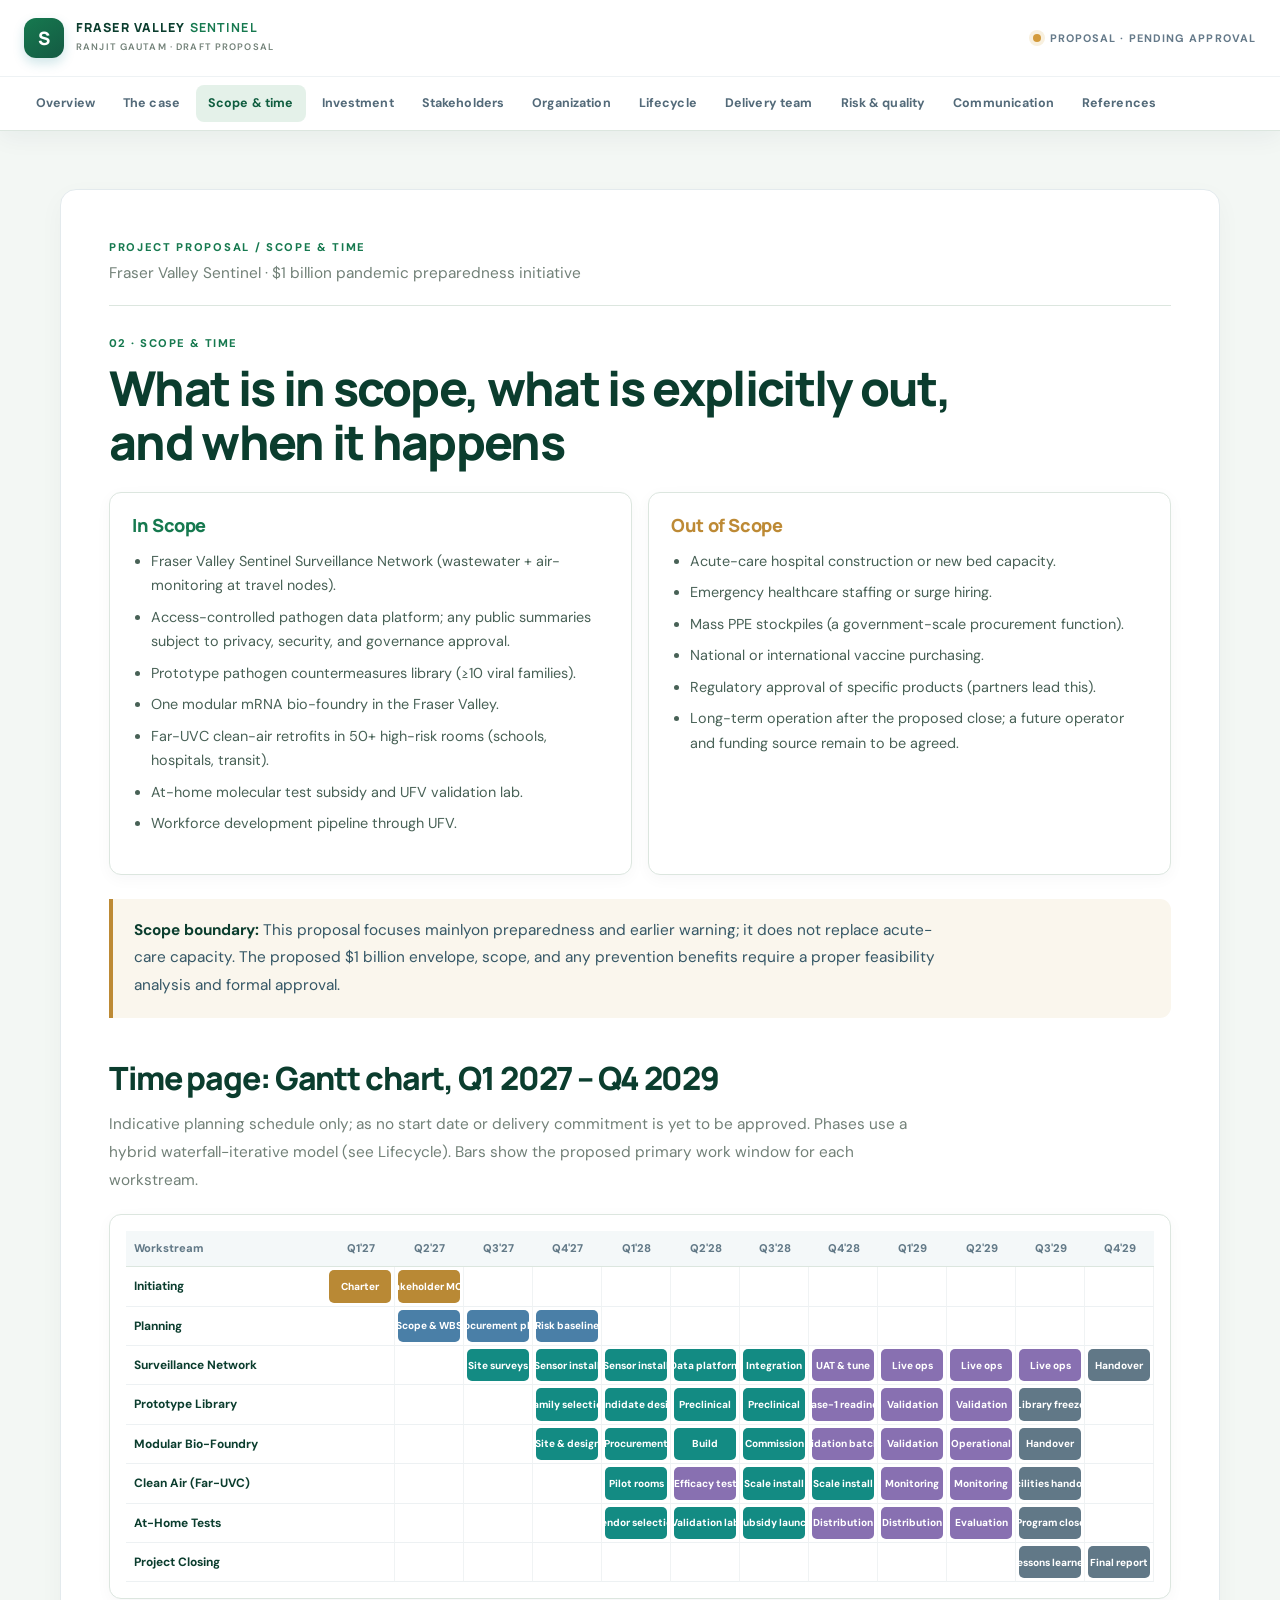
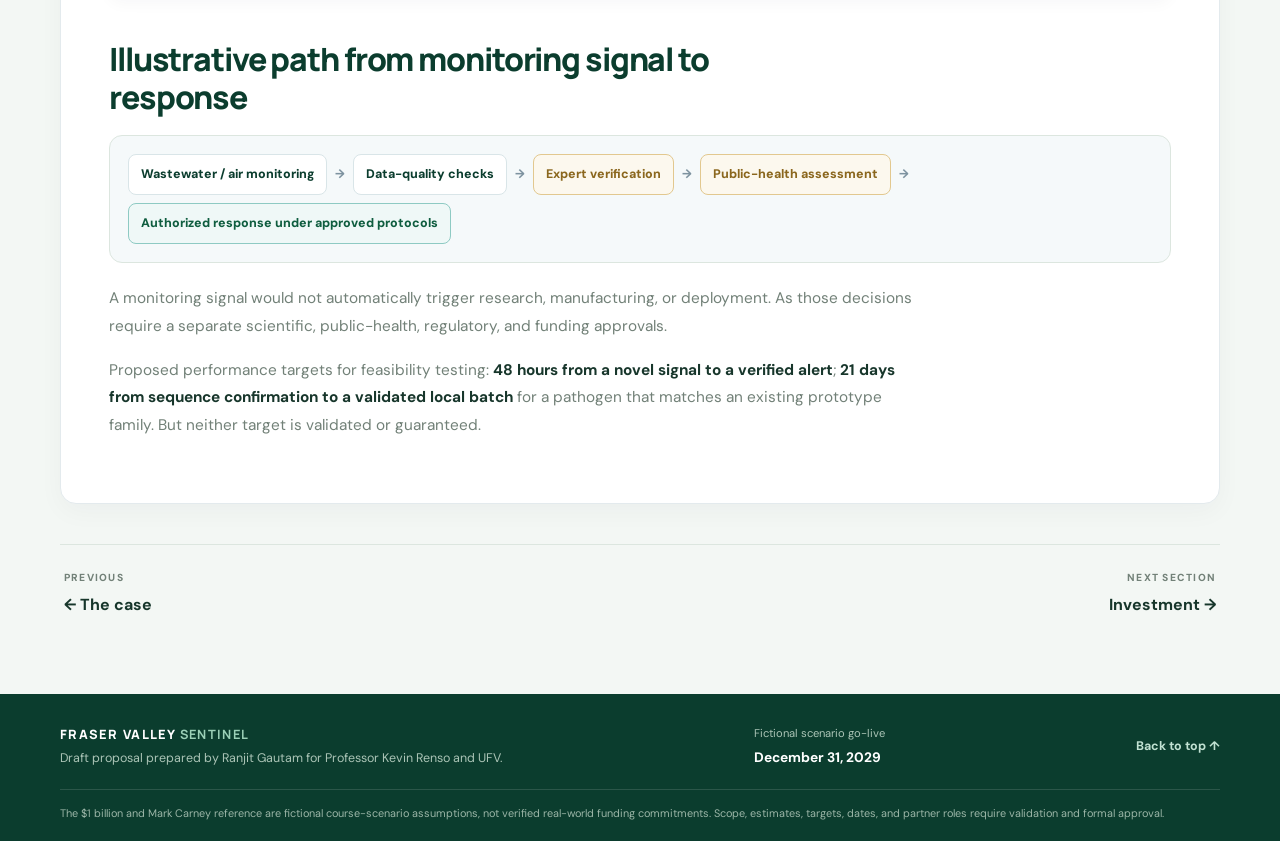
<file: scope-timeline.html>
<!doctype html>
<html lang="en">
  <head>
    <meta charset="utf-8" />
    <meta name="viewport" content="width=device-width, initial-scale=1" />
    <meta
      name="description"
      content="Scope and delivery timeline for the Fraser Valley Sentinel pandemic preparedness proposal."
    />
    <meta name="theme-color" content="#0b3d2e" />
    <title>Scope and delivery timeline | Fraser Valley Sentinel</title>
    <link rel="preconnect" href="https://fonts.googleapis.com" />
    <link rel="preconnect" href="https://fonts.gstatic.com" crossorigin />
    <link
      href="https://fonts.googleapis.com/css2?family=DM+Sans:wght@400;500;600;700&family=Manrope:wght@500;600;700;800&display=swap"
      rel="stylesheet"
    />
    <link rel="stylesheet" href="assets/styles.css" />
    <script src="assets/site.js" defer></script>
  </head>
  <body id="top">
    <a class="skip-link" href="#main">Skip to content</a>
    <div
      class="reading-progress"
      id="reading-progress"
      aria-hidden="true"
    ></div>
    <header class="site-header">
      <div class="header-top">
        <a
          class="brand"
          href="index.html"
          aria-label="Fraser Valley Sentinel home"
        >
          <span class="brand-mark" aria-hidden="true">S</span>
          <span class="brand-wordmark"
            >FRASER VALLEY <strong>SENTINEL</strong
            ><small>RANJIT GAUTAM · DRAFT PROPOSAL</small></span
          >
        </a>
        <div class="header-status">
          <span class="status-dot"></span> PROPOSAL · PENDING APPROVAL
        </div>
      </div>
      <nav class="primary-nav" aria-label="Main navigation">
        <div class="nav-track">
          <a class="nav-link" href="index.html">Overview</a>
          <a class="nav-link" href="research.html">The case</a>
          <a class="nav-link" href="scope-timeline.html" aria-current="page"
            >Scope & time</a
          >
          <a class="nav-link" href="budget-roi.html">Investment</a>
          <a class="nav-link" href="stakeholders.html">Stakeholders</a>
          <a class="nav-link" href="organization.html">Organization</a>
          <a class="nav-link" href="lifecycle.html">Lifecycle</a>
          <a class="nav-link" href="execution.html">Delivery team</a>
          <a class="nav-link" href="risk-quality.html">Risk & quality</a>
          <a class="nav-link" href="communication-close.html">Communication</a>
          <a class="nav-link" href="references.html">References</a>
        </div>
      </nav>
    </header>
    <main id="main" class="page-main">
      <section class="page-section" id="content">
        <div class="container">
          <div class="page-intro">
            <div class="eyebrow">PROJECT PROPOSAL / SCOPE &amp; TIME</div>
            <p class="page-kicker">
              Fraser Valley Sentinel · $1 billion pandemic preparedness
              initiative
            </p>
          </div>
          <div class="section-label">02 · Scope &amp; Time</div>
          <h1>What is in scope, what is explicitly out, and when it happens</h1>
          <div class="grid-2 section-spaced">
            <div class="card">
              <h3 class="heading-accent">In Scope</h3>
              <ul class="list-compact">
                <li>
                  Fraser Valley Sentinel Surveillance Network (wastewater +
                  air-monitoring at travel nodes).
                </li>
                <li>
                  Access-controlled pathogen data platform; any public summaries
                  subject to privacy, security, and governance approval.
                </li>
                <li>
                  Prototype pathogen countermeasures library (≥10 viral
                  families).
                </li>
                <li>One modular mRNA bio-foundry in the Fraser Valley.</li>
                <li>
                  Far-UVC clean-air retrofits in 50+ high-risk rooms (schools,
                  hospitals, transit).
                </li>
                <li>At-home molecular test subsidy and UFV validation lab.</li>
                <li>Workforce development pipeline through UFV.</li>
              </ul>
            </div>
            <div class="card">
              <h3 class="heading-warn">Out of Scope</h3>
              <ul class="list-compact">
                <li>Acute-care hospital construction or new bed capacity.</li>
                <li>Emergency healthcare staffing or surge hiring.</li>
                <li>
                  Mass PPE stockpiles (a government-scale procurement function).
                </li>
                <li>National or international vaccine purchasing.</li>
                <li>
                  Regulatory approval of specific products (partners lead this).
                </li>
                <li>
                  Long-term operation after the proposed close; a future
                  operator and funding source remain to be agreed.
                </li>
              </ul>
            </div>
          </div>
          <div class="callout warn">
            <p>
              <strong>Scope boundary:</strong> This proposal focuses mainlyon
              preparedness and earlier warning; it does not replace acute-care
              capacity. The proposed $1 billion envelope, scope, and any
              prevention benefits require a proper feasibility analysis and formal
              approval.
            </p>
          </div>
          <h2>Time page: Gantt chart, Q1 2027 – Q4 2029</h2>
          <p class="muted">
            Indicative planning schedule only; as no start date or delivery
            commitment is yet to be approved. Phases use a hybrid waterfall-iterative
            model (see Lifecycle). Bars show the proposed primary work window
            for each workstream.
          </p>
          <div class="gantt-wrap">
            <div class="gantt">
              <!-- Header -->
              <div class="hdr hdr-label">Workstream</div>
              <div class="hdr">Q1'27</div>
              <div class="hdr">Q2'27</div>
              <div class="hdr">Q3'27</div>
              <div class="hdr">Q4'27</div>
              <div class="hdr">Q1'28</div>
              <div class="hdr">Q2'28</div>
              <div class="hdr">Q3'28</div>
              <div class="hdr">Q4'28</div>
              <div class="hdr">Q1'29</div>
              <div class="hdr">Q2'29</div>
              <div class="hdr">Q3'29</div>
              <div class="hdr">Q4'29</div>
              <!-- Initiating -->
              <div class="row-label">Initiating</div>
              <div class="cell"><div class="bar init">Charter</div></div>
              <div class="cell">
                <div class="bar init">Stakeholder MOUs</div>
              </div>
              <div class="cell"></div>
              <div class="cell"></div>
              <div class="cell"></div>
              <div class="cell"></div>
              <div class="cell"></div>
              <div class="cell"></div>
              <div class="cell"></div>
              <div class="cell"></div>
              <div class="cell"></div>
              <div class="cell"></div>
              <!-- Planning -->
              <div class="row-label">Planning</div>
              <div class="cell"></div>
              <div class="cell">
                <div class="bar plan">Scope &amp; WBS</div>
              </div>
              <div class="cell">
                <div class="bar plan">Procurement plan</div>
              </div>
              <div class="cell"><div class="bar plan">Risk baseline</div></div>
              <div class="cell"></div>
              <div class="cell"></div>
              <div class="cell"></div>
              <div class="cell"></div>
              <div class="cell"></div>
              <div class="cell"></div>
              <div class="cell"></div>
              <div class="cell"></div>
              <!-- Surveillance -->
              <div class="row-label">Surveillance Network</div>
              <div class="cell"></div>
              <div class="cell"></div>
              <div class="cell"><div class="bar exec">Site surveys</div></div>
              <div class="cell"><div class="bar exec">Sensor install</div></div>
              <div class="cell"><div class="bar exec">Sensor install</div></div>
              <div class="cell"><div class="bar exec">Data platform</div></div>
              <div class="cell"><div class="bar exec">Integration</div></div>
              <div class="cell"><div class="bar mon">UAT &amp; tune</div></div>
              <div class="cell"><div class="bar mon">Live ops</div></div>
              <div class="cell"><div class="bar mon">Live ops</div></div>
              <div class="cell"><div class="bar mon">Live ops</div></div>
              <div class="cell"><div class="bar close">Handover</div></div>
              <!-- Prototypes -->
              <div class="row-label">Prototype Library</div>
              <div class="cell"></div>
              <div class="cell"></div>
              <div class="cell"></div>
              <div class="cell">
                <div class="bar exec">Family selection</div>
              </div>
              <div class="cell">
                <div class="bar exec">Candidate design</div>
              </div>
              <div class="cell"><div class="bar exec">Preclinical</div></div>
              <div class="cell"><div class="bar exec">Preclinical</div></div>
              <div class="cell">
                <div class="bar mon">Phase-1 readiness</div>
              </div>
              <div class="cell"><div class="bar mon">Validation</div></div>
              <div class="cell"><div class="bar mon">Validation</div></div>
              <div class="cell">
                <div class="bar close">Library freeze</div>
              </div>
              <div class="cell"></div>
              <!-- Bio-foundry -->
              <div class="row-label">Modular Bio-Foundry</div>
              <div class="cell"></div>
              <div class="cell"></div>
              <div class="cell"></div>
              <div class="cell">
                <div class="bar exec">Site &amp; design</div>
              </div>
              <div class="cell"><div class="bar exec">Procurement</div></div>
              <div class="cell"><div class="bar exec">Build</div></div>
              <div class="cell"><div class="bar exec">Commission</div></div>
              <div class="cell">
                <div class="bar mon">Validation batches</div>
              </div>
              <div class="cell"><div class="bar mon">Validation</div></div>
              <div class="cell"><div class="bar mon">Operational</div></div>
              <div class="cell"><div class="bar close">Handover</div></div>
              <div class="cell"></div>
              <!-- Clean air -->
              <div class="row-label">Clean Air (Far-UVC)</div>
              <div class="cell"></div>
              <div class="cell"></div>
              <div class="cell"></div>
              <div class="cell"></div>
              <div class="cell"><div class="bar exec">Pilot rooms</div></div>
              <div class="cell"><div class="bar mon">Efficacy test</div></div>
              <div class="cell"><div class="bar exec">Scale install</div></div>
              <div class="cell"><div class="bar exec">Scale install</div></div>
              <div class="cell"><div class="bar mon">Monitoring</div></div>
              <div class="cell"><div class="bar mon">Monitoring</div></div>
              <div class="cell">
                <div class="bar close">Facilities handover</div>
              </div>
              <div class="cell"></div>
              <!-- At-home tests -->
              <div class="row-label">At-Home Tests</div>
              <div class="cell"></div>
              <div class="cell"></div>
              <div class="cell"></div>
              <div class="cell"></div>
              <div class="cell">
                <div class="bar exec">Vendor selection</div>
              </div>
              <div class="cell"><div class="bar exec">Validation lab</div></div>
              <div class="cell"><div class="bar exec">Subsidy launch</div></div>
              <div class="cell"><div class="bar mon">Distribution</div></div>
              <div class="cell"><div class="bar mon">Distribution</div></div>
              <div class="cell"><div class="bar mon">Evaluation</div></div>
              <div class="cell"><div class="bar close">Program close</div></div>
              <div class="cell"></div>
              <!-- Closing -->
              <div class="row-label">Project Closing</div>
              <div class="cell"></div>
              <div class="cell"></div>
              <div class="cell"></div>
              <div class="cell"></div>
              <div class="cell"></div>
              <div class="cell"></div>
              <div class="cell"></div>
              <div class="cell"></div>
              <div class="cell"></div>
              <div class="cell"></div>
              <div class="cell">
                <div class="bar close">Lessons learned</div>
              </div>
              <div class="cell"><div class="bar close">Final report</div></div>
            </div>
          </div>
          <h2>Illustrative path from monitoring signal to response</h2>
          <div class="flow">
            <div class="flow-node">Wastewater / air monitoring</div>
            <div class="flow-arrow">→</div>
            <div class="flow-node">Data-quality checks</div>
            <div class="flow-arrow">→</div>
            <div class="flow-node alert">Expert verification</div>
            <div class="flow-arrow">→</div>
            <div class="flow-node alert">Public-health assessment</div>
            <div class="flow-arrow">→</div>
            <div class="flow-node action">
              Authorized response under approved protocols
            </div>
          </div>
          <p class="muted">
            A monitoring signal would not automatically
            trigger research, manufacturing, or deployment. As those decisions
            require a separate scientific, public-health, regulatory, and funding
            approvals.
          </p>
          <p class="muted">
            Proposed performance targets for feasibility testing:
            <strong>48 hours from a novel signal to a verified alert</strong>;
            <strong
              >21 days from sequence confirmation to a validated local
              batch</strong
            >
            for a pathogen that matches an existing prototype family. But neither
            target is validated or guaranteed.
          </p>
        </div>
      </section>
      <nav class="page-pager" aria-label="Proposal page navigation">
        <a class="pager-prev" href="research.html"
          ><span>PREVIOUS</span><strong>← The case</strong></a
        >
        <a class="pager-next" href="budget-roi.html"
          ><span>NEXT SECTION</span><strong>Investment →</strong></a
        >
      </nav>
    </main>
    <footer class="site-footer">
      <div class="footer-inner">
        <div>
          <div class="footer-brand">
            FRASER VALLEY <strong>SENTINEL</strong>
          </div>
          <p>
            Draft proposal prepared by Ranjit Gautam for Professor Kevin Renso
            and UFV.
          </p>
        </div>
        <div class="footer-meta">
          <span>Fictional scenario go-live</span
          ><strong>December 31, 2029</strong>
        </div>
        <a class="back-top" href="#top">Back to top ↑</a>
      </div>
      <div class="footer-note">
        The $1 billion and Mark Carney reference are fictional course-scenario
        assumptions, not verified real-world funding commitments. Scope,
        estimates, targets, dates, and partner roles require validation and
        formal approval.
      </div>
    </footer>
  </body>
</html>
</file>
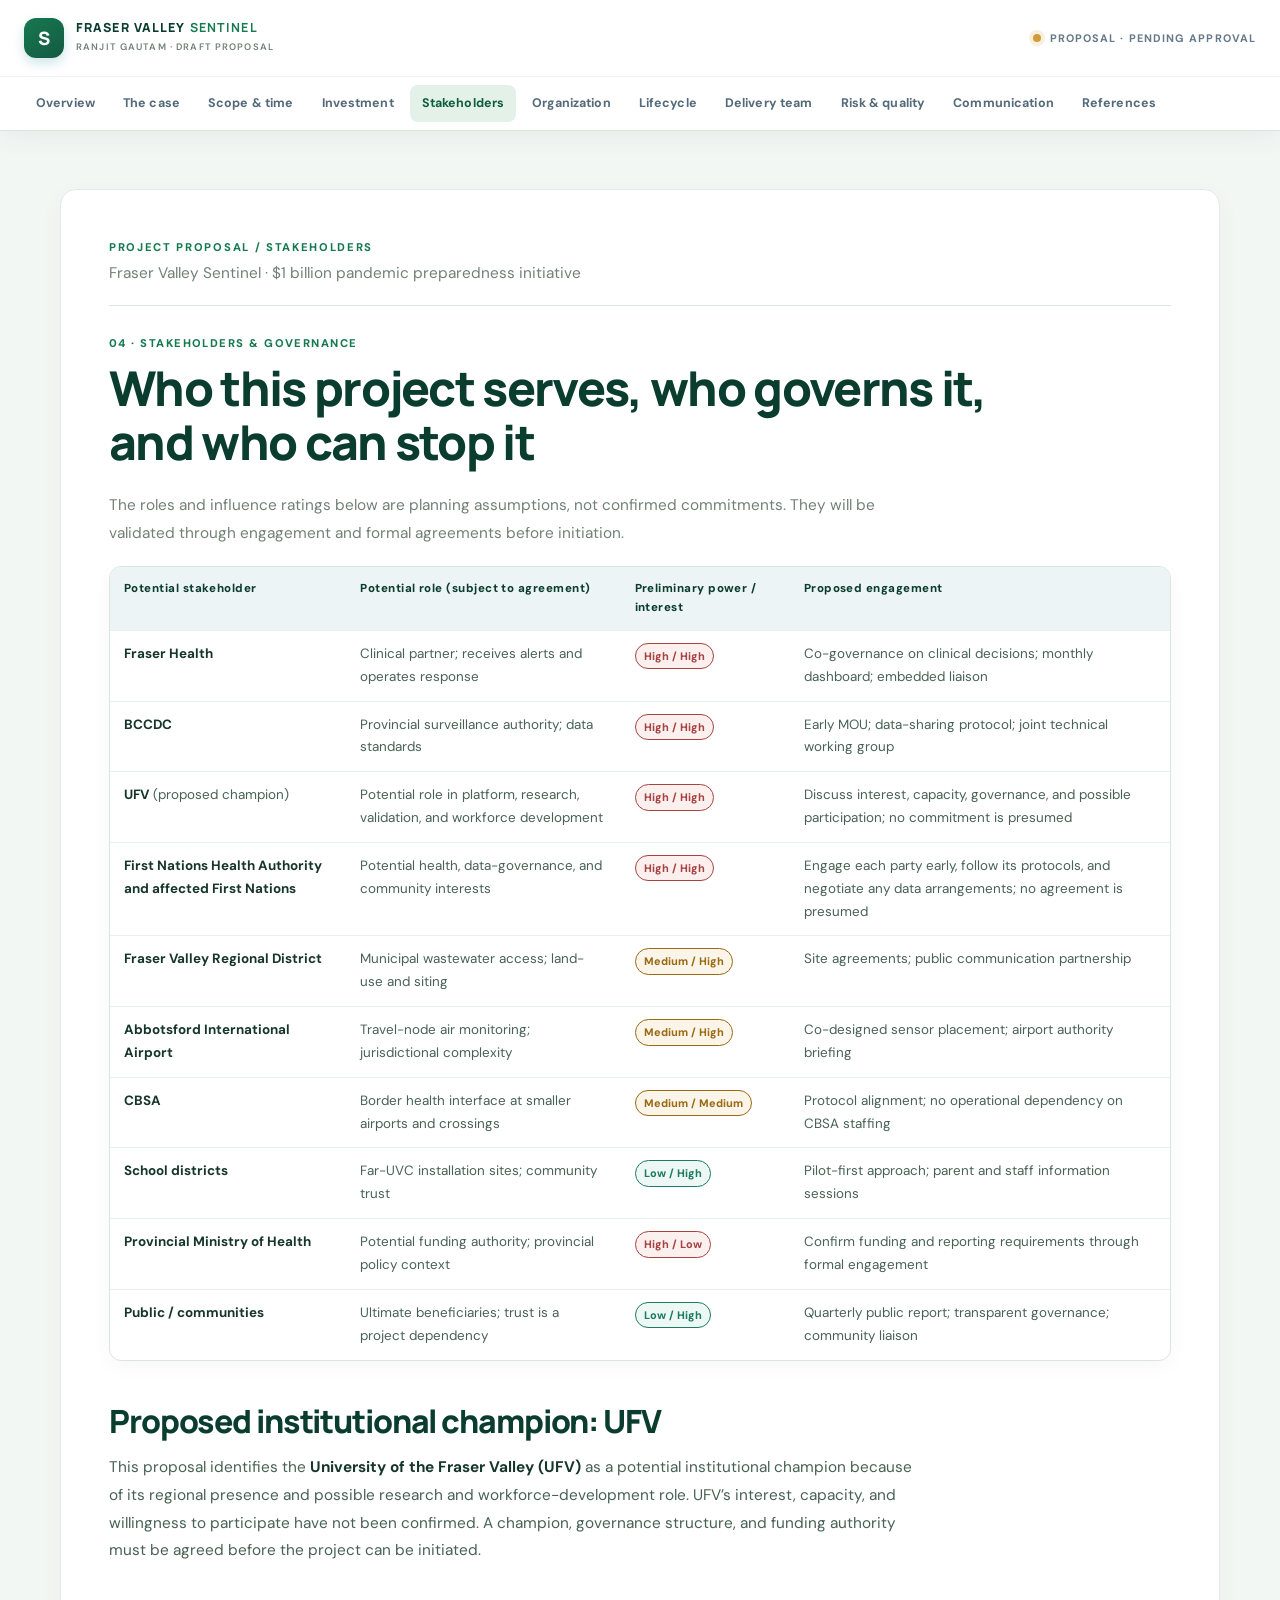
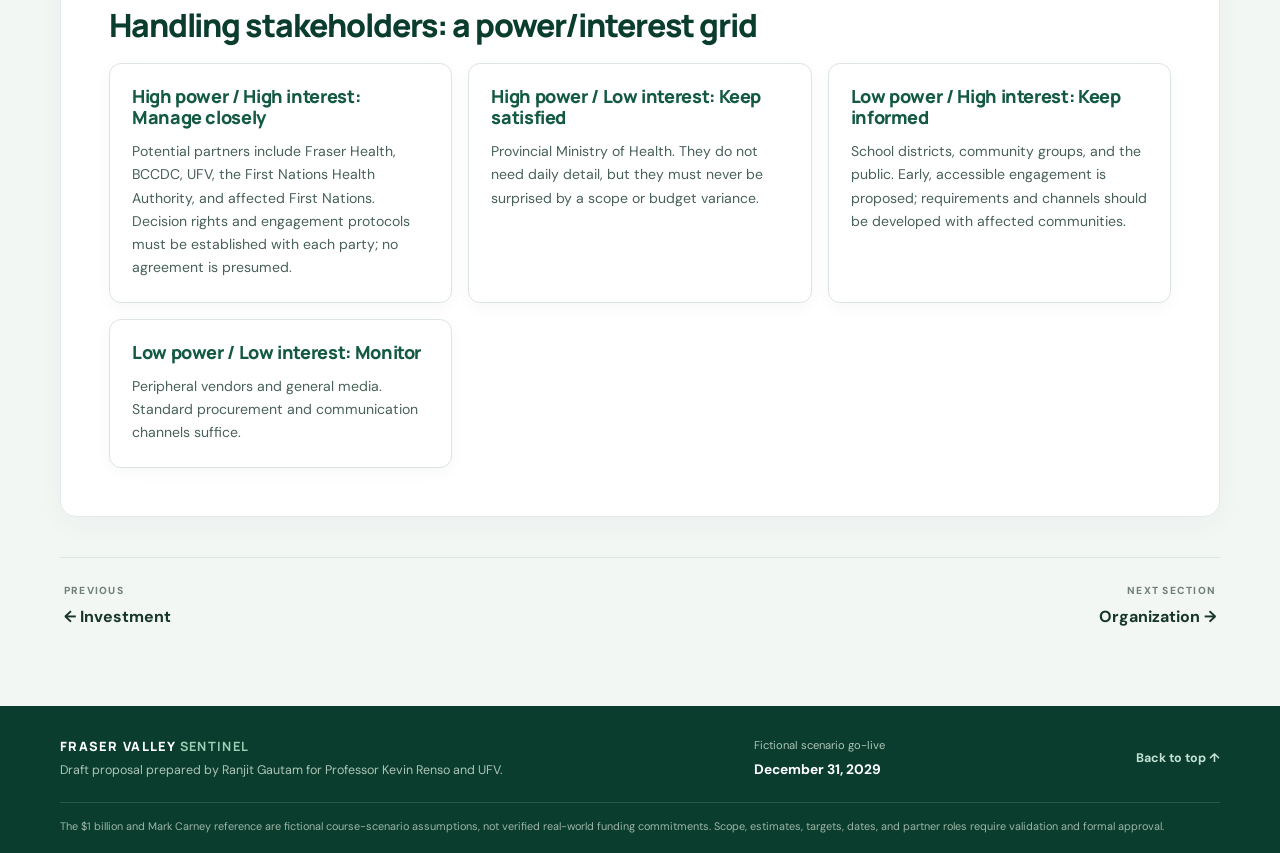
<file: stakeholders.html>
<!doctype html>
<html lang="en">
  <head>
    <meta charset="utf-8" />
    <meta name="viewport" content="width=device-width, initial-scale=1" />
    <meta
      name="description"
      content="Stakeholders and governance for the Fraser Valley Sentinel pandemic preparedness proposal."
    />
    <meta name="theme-color" content="#0b3d2e" />
    <title>Stakeholders and governance | Fraser Valley Sentinel</title>
    <link rel="preconnect" href="https://fonts.googleapis.com" />
    <link rel="preconnect" href="https://fonts.gstatic.com" crossorigin />
    <link
      href="https://fonts.googleapis.com/css2?family=DM+Sans:wght@400;500;600;700&family=Manrope:wght@500;600;700;800&display=swap"
      rel="stylesheet"
    />
    <link rel="stylesheet" href="assets/styles.css" />
    <script src="assets/site.js" defer></script>
  </head>
  <body id="top">
    <a class="skip-link" href="#main">Skip to content</a>
    <div
      class="reading-progress"
      id="reading-progress"
      aria-hidden="true"
    ></div>
    <header class="site-header">
      <div class="header-top">
        <a
          class="brand"
          href="index.html"
          aria-label="Fraser Valley Sentinel home"
        >
          <span class="brand-mark" aria-hidden="true">S</span>
          <span class="brand-wordmark"
            >FRASER VALLEY <strong>SENTINEL</strong
            ><small>RANJIT GAUTAM · DRAFT PROPOSAL</small></span
          >
        </a>
        <div class="header-status">
          <span class="status-dot"></span> PROPOSAL · PENDING APPROVAL
        </div>
      </div>
      <nav class="primary-nav" aria-label="Main navigation">
        <div class="nav-track">
          <a class="nav-link" href="index.html">Overview</a>
          <a class="nav-link" href="research.html">The case</a>
          <a class="nav-link" href="scope-timeline.html">Scope & time</a>
          <a class="nav-link" href="budget-roi.html">Investment</a>
          <a class="nav-link" href="stakeholders.html" aria-current="page"
            >Stakeholders</a
          >
          <a class="nav-link" href="organization.html">Organization</a>
          <a class="nav-link" href="lifecycle.html">Lifecycle</a>
          <a class="nav-link" href="execution.html">Delivery team</a>
          <a class="nav-link" href="risk-quality.html">Risk & quality</a>
          <a class="nav-link" href="communication-close.html">Communication</a>
          <a class="nav-link" href="references.html">References</a>
        </div>
      </nav>
    </header>
    <main id="main" class="page-main">
      <section class="page-section" id="content">
        <div class="container">
          <div class="page-intro">
            <div class="eyebrow">PROJECT PROPOSAL / STAKEHOLDERS</div>
            <p class="page-kicker">
              Fraser Valley Sentinel · $1 billion pandemic preparedness
              initiative
            </p>
          </div>
          <div class="section-label">04 · Stakeholders &amp; Governance</div>
          <h1>Who this project serves, who governs it, and who can stop it</h1>
          <p class="muted">
            The roles and influence ratings below are planning assumptions, not
            confirmed commitments. They will be validated through engagement and formal
            agreements before initiation.
          </p>
          <div class="table-wrap">
            <table>
              <thead>
                <tr>
                  <th>Potential stakeholder</th>
                  <th>Potential role (subject to agreement)</th>
                  <th>Preliminary power / interest</th>
                  <th>Proposed engagement</th>
                </tr>
              </thead>
              <tbody>
                <tr>
                  <td><strong>Fraser Health</strong></td>
                  <td>
                    Clinical partner; receives alerts and operates response
                  </td>
                  <td><span class="badge high">High / High</span></td>
                  <td>
                    Co-governance on clinical decisions; monthly dashboard;
                    embedded liaison
                  </td>
                </tr>
                <tr>
                  <td><strong>BCCDC</strong></td>
                  <td>Provincial surveillance authority; data standards</td>
                  <td><span class="badge high">High / High</span></td>
                  <td>
                    Early MOU; data-sharing protocol; joint technical working
                    group
                  </td>
                </tr>
                <tr>
                  <td><strong>UFV</strong> (proposed champion)</td>
                  <td>
                    Potential role in platform, research, validation, and
                    workforce development
                  </td>
                  <td><span class="badge high">High / High</span></td>
                  <td>
                    Discuss interest, capacity, governance, and possible
                    participation; no commitment is presumed
                  </td>
                </tr>
                <tr>
                  <td>
                    <strong
                      >First Nations Health Authority and affected First
                      Nations</strong
                    >
                  </td>
                  <td>
                    Potential health, data-governance, and community interests
                  </td>
                  <td><span class="badge high">High / High</span></td>
                  <td>
                    Engage each party early, follow its protocols, and negotiate
                    any data arrangements; no agreement is presumed
                  </td>
                </tr>
                <tr>
                  <td><strong>Fraser Valley Regional District</strong></td>
                  <td>Municipal wastewater access; land-use and siting</td>
                  <td><span class="badge med">Medium / High</span></td>
                  <td>Site agreements; public communication partnership</td>
                </tr>
                <tr>
                  <td><strong>Abbotsford International Airport</strong></td>
                  <td>Travel-node air monitoring; jurisdictional complexity</td>
                  <td><span class="badge med">Medium / High</span></td>
                  <td>
                    Co-designed sensor placement; airport authority briefing
                  </td>
                </tr>
                <tr>
                  <td><strong>CBSA</strong></td>
                  <td>
                    Border health interface at smaller airports and crossings
                  </td>
                  <td><span class="badge med">Medium / Medium</span></td>
                  <td>
                    Protocol alignment; no operational dependency on CBSA
                    staffing
                  </td>
                </tr>
                <tr>
                  <td><strong>School districts</strong></td>
                  <td>Far-UVC installation sites; community trust</td>
                  <td><span class="badge low">Low / High</span></td>
                  <td>
                    Pilot-first approach; parent and staff information sessions
                  </td>
                </tr>
                <tr>
                  <td><strong>Provincial Ministry of Health</strong></td>
                  <td>
                    Potential funding authority; provincial policy context
                  </td>
                  <td><span class="badge high">High / Low</span></td>
                  <td>
                    Confirm funding and reporting requirements through formal
                    engagement
                  </td>
                </tr>
                <tr>
                  <td><strong>Public / communities</strong></td>
                  <td>Ultimate beneficiaries; trust is a project dependency</td>
                  <td><span class="badge low">Low / High</span></td>
                  <td>
                    Quarterly public report; transparent governance; community
                    liaison
                  </td>
                </tr>
              </tbody>
            </table>
          </div>
          <h2>Proposed institutional champion: UFV</h2>
          <p>
            This proposal identifies the
            <strong>University of the Fraser Valley (UFV)</strong> as a
            potential institutional champion because of its regional presence
            and possible research and workforce-development role. UFV’s
            interest, capacity, and willingness to participate have not been
            confirmed. A champion, governance structure, and funding authority
            must be agreed before the project can be initiated.
          </p>
          <h2>Handling stakeholders: a power/interest grid</h2>
          <div class="grid-2">
            <div class="card">
              <h3>High power / High interest: Manage closely</h3>
              <p class="text-compact">
                Potential partners include Fraser Health, BCCDC, UFV, the First
                Nations Health Authority, and affected First Nations. Decision
                rights and engagement protocols must be established with each
                party; no agreement is presumed.
              </p>
            </div>
            <div class="card">
              <h3>High power / Low interest: Keep satisfied</h3>
              <p class="text-compact">
                Provincial Ministry of Health. They do not need daily detail,
                but they must never be surprised by a scope or budget variance.
              </p>
            </div>
            <div class="card">
              <h3>Low power / High interest: Keep informed</h3>
              <p class="text-compact">
                School districts, community groups, and the public. Early,
                accessible engagement is proposed; requirements and channels
                should be developed with affected communities.
              </p>
            </div>
            <div class="card">
              <h3>Low power / Low interest: Monitor</h3>
              <p class="text-compact">
                Peripheral vendors and general media. Standard procurement and
                communication channels suffice.
              </p>
            </div>
          </div>
        </div>
      </section>
      <nav class="page-pager" aria-label="Proposal page navigation">
        <a class="pager-prev" href="budget-roi.html"
          ><span>PREVIOUS</span><strong>← Investment</strong></a
        >
        <a class="pager-next" href="organization.html"
          ><span>NEXT SECTION</span><strong>Organization →</strong></a
        >
      </nav>
    </main>
    <footer class="site-footer">
      <div class="footer-inner">
        <div>
          <div class="footer-brand">
            FRASER VALLEY <strong>SENTINEL</strong>
          </div>
          <p>
            Draft proposal prepared by Ranjit Gautam for Professor Kevin Renso
            and UFV.
          </p>
        </div>
        <div class="footer-meta">
          <span>Fictional scenario go-live</span
          ><strong>December 31, 2029</strong>
        </div>
        <a class="back-top" href="#top">Back to top ↑</a>
      </div>
      <div class="footer-note">
        The $1 billion and Mark Carney reference are fictional course-scenario
        assumptions, not verified real-world funding commitments. Scope,
        estimates, targets, dates, and partner roles require validation and
        formal approval.
      </div>
    </footer>
  </body>
</html>
</file>
<file: assets/styles.css>
/* Fraser Valley Sentinel: professional multi-page proposal theme */
:root {
  --navy: #0b3d2e;
  --navy-2: #145a43;
  --teal: #16794f;
  --teal-dark: #0f5d3f;
  --teal-pale: #e4f1e9;
  --ink: #17362b;
  --body: #486156;
  --muted: #728178;
  --line: #dce6df;
  --paper: #f3f7f4;
  --surface: #fff;
  --surface-2: #f7faf8;
  --gold: #bd8a35;
  --red: #b94e4e;
  --blue: #3d76a5;
  --green: #2d8661;
  --radius: 16px;
  --shadow: 0 12px 36px rgba(11, 61, 46, 0.07);
  --font-head: "Manrope", system-ui, sans-serif;
  --font-body: "DM Sans", system-ui, sans-serif;
  color-scheme: light;
}
* {
  box-sizing: border-box;
  margin: 0;
  padding: 0;
}
html {
  scroll-behavior: smooth;
  scroll-padding-top: 150px;
}
body {
  background: var(--paper);
  color: var(--body);
  font: 400 16px/1.7 var(--font-body);
  -webkit-font-smoothing: antialiased;
}
a {
  color: var(--teal);
  text-decoration: none;
}
a:hover {
  color: var(--teal-dark);
}
:focus-visible {
  outline: 3px solid #e0b85c;
  outline-offset: 3px;
  border-radius: 4px;
}
p {
  max-width: 78ch;
  margin: 0 0 16px;
}
strong {
  color: var(--ink);
  font-weight: 700;
}
ul,
ol {
  margin: 0 0 16px;
  padding-left: 1.25rem;
}
li {
  margin-bottom: 7px;
}
h1,
h2,
h3,
h4 {
  font-family: var(--font-head);
  color: var(--navy);
  letter-spacing: -0.035em;
  line-height: 1.18;
}
h1 {
  font-size: clamp(2.1rem, 4vw, 3.15rem);
  font-weight: 800;
  max-width: 25ch;
  margin: 10px 0 18px;
}
h2 {
  font-size: clamp(1.55rem, 2.5vw, 2.05rem);
  font-weight: 800;
  margin: 42px 0 18px;
  max-width: 32ch;
}
h3 {
  font-size: 1.13rem;
  font-weight: 800;
  margin: 30px 0 12px;
  color: var(--navy-2);
  letter-spacing: -0.02em;
}
h4 {
  font-size: 0.98rem;
  font-weight: 800;
  margin: 0 0 9px;
  letter-spacing: -0.01em;
}
.muted {
  color: var(--muted);
  font-size: 0.92rem;
}
.lead {
  font-size: 1.12rem;
  line-height: 1.7;
  color: #dce8ef;
  max-width: 61ch;
}
.container {
  width: min(1160px, calc(100% - 48px));
  margin: 0 auto;
} /* Header and navigation */
.site-header {
  position: sticky;
  top: 0;
  z-index: 100;
  background: rgba(255, 255, 255, 0.96);
  backdrop-filter: blur(14px);
  border-bottom: 1px solid var(--line);
  box-shadow: 0 4px 18px rgba(16, 42, 67, 0.035);
}
.header-top {
  width: min(1240px, calc(100% - 48px));
  height: 72px;
  margin: 0 auto;
  display: flex;
  align-items: center;
  justify-content: space-between;
  gap: 20px;
}
.brand {
  display: flex;
  align-items: center;
  gap: 12px;
  color: var(--navy);
  text-decoration: none;
}
.brand:hover {
  color: var(--navy);
}
.brand-mark {
  width: 40px;
  height: 40px;
  border-radius: 12px;
  background: linear-gradient(145deg, var(--teal), var(--navy-2));
  color: white;
  display: grid;
  place-items: center;
  font: 800 1.15rem var(--font-head);
  box-shadow: 0 5px 12px rgba(8, 126, 139, 0.2);
}
.brand-wordmark {
  font: 800 0.78rem/1.15 var(--font-head);
  letter-spacing: 0.09em;
}
.brand-wordmark strong {
  color: var(--teal);
}
.brand-wordmark small {
  display: block;
  color: var(--muted);
  font: 600 0.59rem/1.6 var(--font-body);
  letter-spacing: 0.12em;
  margin-top: 4px;
}
.header-status {
  font-size: 0.68rem;
  letter-spacing: 0.1em;
  font-weight: 700;
  color: #647989;
  display: flex;
  align-items: center;
  gap: 9px;
  white-space: nowrap;
}
.status-dot {
  width: 8px;
  height: 8px;
  border-radius: 50%;
  background: #d39a3b;
  box-shadow: 0 0 0 4px #f8f0df;
}
.primary-nav {
  border-top: 1px solid #eef2f4;
}
.nav-track {
  width: min(1240px, calc(100% - 48px));
  margin: 0 auto;
  display: flex;
  align-items: center;
  gap: 4px;
  overflow-x: auto;
  scrollbar-width: thin;
  padding: 8px 0;
}
.nav-link {
  flex: 0 0 auto;
  padding: 8px 12px;
  border-radius: 8px;
  color: #536a79;
  font-size: 0.78rem;
  font-weight: 700;
  letter-spacing: 0.01em;
  transition: 0.15s;
}
.nav-link:hover {
  background: #eff5f6;
  color: var(--navy);
}
.nav-link[aria-current="page"] {
  background: var(--teal-pale);
  color: var(--teal-dark);
}
.skip-link {
  position: absolute;
  left: -999px;
  top: 0;
  background: var(--navy);
  color: white;
  padding: 10px 14px;
  z-index: 200;
}
.skip-link:focus {
  left: 10px;
  top: 10px;
}
.reading-progress {
  position: fixed;
  top: 0;
  left: 0;
  height: 3px;
  background: var(--teal);
  width: 0;
  z-index: 200;
} /* Home hero */
.home-hero .hero {
  background: linear-gradient(125deg, #082d22 0%, #0f4d38 62%, #176b4b 100%);
  padding: 70px 0 44px;
  color: #dce8ef;
  overflow: hidden;
}
.hero .container {
  width: min(1240px, calc(100% - 48px));
}
.hero-grid {
  display: grid;
  grid-template-columns: 1.12fr 0.88fr;
  align-items: center;
  gap: 56px;
}
.tagline {
  display: inline-flex;
  align-items: center;
  gap: 8px;
  color: #bce8e5;
  border: 1px solid rgba(188, 232, 229, 0.28);
  background: rgba(255, 255, 255, 0.06);
  border-radius: 999px;
  padding: 7px 13px;
  font-size: 0.72rem;
  font-weight: 700;
  letter-spacing: 0.08em;
  text-transform: uppercase;
}
.hero h1 {
  color: white;
  font-size: clamp(2.45rem, 4.7vw, 4.1rem);
  max-width: 17ch;
  margin: 20px 0;
}
.hero .lead {
  margin: 0 0 26px;
}
.cta-row {
  display: flex;
  flex-wrap: wrap;
  gap: 12px;
}
.btn {
  display: inline-flex;
  align-items: center;
  justify-content: center;
  padding: 12px 18px;
  border-radius: 9px;
  font-weight: 700;
  font-size: 0.88rem;
  border: 1px solid transparent;
  transition: 0.18s;
}
.btn.primary {
  background: #8bd0ca;
  color: #082f3b;
}
.btn.primary:hover {
  background: #b6e6df;
  color: #082f3b;
}
.btn.ghost {
  border-color: rgba(221, 239, 243, 0.34);
  color: #eef7f8;
}
.btn.ghost:hover {
  background: rgba(255, 255, 255, 0.08);
  color: white;
}
.hero-meta {
  display: grid;
  grid-template-columns: repeat(4, minmax(0, 1fr));
  gap: 20px 26px;
  margin-top: 50px;
  padding-top: 24px;
  border-top: 1px solid rgba(255, 255, 255, 0.16);
  font-size: 0.9rem;
  color: white;
}
.hero-meta div {
  min-width: 0;
}
.hero-meta strong {
  display: block;
  color: #a9c2cf;
  font-size: 0.67rem;
  letter-spacing: 0.09em;
  text-transform: uppercase;
  margin-bottom: 4px;
}
.map {
  background: rgba(255, 255, 255, 0.055);
  border: 1px solid rgba(218, 239, 240, 0.2);
  border-radius: 18px;
  overflow: hidden;
  box-shadow: 0 24px 70px rgba(0, 0, 0, 0.15);
}
.map svg {
  display: block;
  width: 100%;
  height: auto;
  aspect-ratio: 5/4;
}
.map figcaption {
  padding: 12px 16px;
  font-size: 0.75rem;
  color: #adc4ce;
  border-top: 1px solid rgba(255, 255, 255, 0.14);
}
.ring {
  transform-origin: center;
  transform-box: fill-box;
  animation: pulse 3.2s ease-out infinite;
}
.ring:nth-of-type(2) {
  animation-delay: 0.5s;
}
.ring:nth-of-type(3) {
  animation-delay: 1s;
}
.ring:nth-of-type(4) {
  animation-delay: 1.5s;
}
.ring:nth-of-type(5) {
  animation-delay: 2s;
}
.ring:nth-of-type(6) {
  animation-delay: 2.5s;
}
@keyframes pulse {
  0% {
    transform: scale(0.5);
    opacity: 0.9;
  }
  100% {
    transform: scale(2.6);
    opacity: 0;
  }
} /* Home overview */
.home-overview {
  padding: 64px 0 80px;
}
.section-heading-row,
.directory-head {
  display: flex;
  justify-content: space-between;
  align-items: end;
  gap: 30px;
  margin-bottom: 24px;
}
.eyebrow,
.section-label {
  font-size: 0.7rem;
  font-weight: 800;
  letter-spacing: 0.13em;
  text-transform: uppercase;
  color: var(--teal);
  margin-bottom: 9px;
}
.heading-aside {
  max-width: 390px;
  color: var(--muted);
  font-size: 0.92rem;
  margin: 0;
}
.home-overview h2 {
  margin: 0;
}
.pillar-grid {
  display: grid;
  grid-template-columns: repeat(3, 1fr);
  gap: 18px;
}
.pillar-card {
  position: relative;
  background: white;
  border: 1px solid var(--line);
  border-radius: 16px;
  padding: 26px;
  min-height: 245px;
  box-shadow: var(--shadow);
  overflow: hidden;
}
.pillar-number {
  position: absolute;
  right: 21px;
  top: 18px;
  font: 800 2.5rem var(--font-head);
  color: #edf3f5;
}
.pillar-icon {
  width: 42px;
  height: 42px;
  display: grid;
  place-items: center;
  border-radius: 12px;
  background: var(--teal-pale);
  color: var(--teal);
  font-size: 1.4rem;
  font-weight: 700;
  margin-bottom: 18px;
}
.pillar-card h3 {
  font-size: 0.85rem;
  letter-spacing: 0.14em;
  color: var(--teal);
  margin: 0 0 10px;
}
.pillar-card p {
  font-size: 0.9rem;
  margin-bottom: 18px;
}
.pillar-card a {
  font-size: 0.82rem;
  font-weight: 800;
}
.pillar-card a span {
  margin-left: 5px;
}
.directory-head {
  margin-bottom: 18px;
}
.directory-head h2 {
  margin: 0;
}
.text-link {
  font-size: 0.82rem;
  font-weight: 800;
}
.directory-grid {
  display: grid;
  grid-template-columns: repeat(3, 1fr);
  gap: 12px;
}
.directory-card {
  display: grid;
  grid-template-columns: 34px 1fr 20px;
  gap: 0 10px;
  align-items: center;
  background: #fff;
  border: 1px solid var(--line);
  border-radius: 12px;
  padding: 17px 18px;
  color: var(--ink);
  transition: 0.18s;
}
.directory-card:hover {
  border-color: #9bc9ca;
  transform: translateY(-2px);
  box-shadow: var(--shadow);
  color: var(--ink);
}
.directory-card > span {
  grid-row: span 2;
  color: var(--teal);
  font-size: 0.72rem;
  font-weight: 800;
}
.directory-card strong {
  font-size: 0.88rem;
}
.directory-card small {
  grid-column: 2;
  color: var(--muted);
  font-size: 0.74rem;
  line-height: 1.4;
  margin-top: 3px;
}
.directory-card b {
  grid-column: 3;
  grid-row: 1/3;
  color: var(--teal);
} /* Interior pages */
.page-main {
  padding: 34px 0 70px;
  min-height: 68vh;
}
.page-section {
  padding: 30px 0 16px;
  border: 0;
}
.page-section .container {
  background: transparent;
}
.page-intro {
  margin: 0 0 22px;
  padding: 0 0 17px;
  border-bottom: 1px solid var(--line);
}
.page-intro .eyebrow {
  margin-bottom: 3px;
}
.page-kicker {
  margin: 0;
  color: var(--muted);
  font-size: 0.78rem;
}
.page-section h1 {
  margin: 10px 0 24px;
  max-width: 34ch;
}
.page-section h2 {
  margin: 34px 0 14px;
}
.page-section h3 {
  margin: 28px 0 12px;
}
.page-section .section-label {
  margin-bottom: 6px;
}
.page-section p {
  font-size: 0.96rem;
}
.page-section .lead {
  color: var(--body);
}
.page-section .container > h1:first-of-type {
  margin-top: 8px;
}
.page-pager {
  width: min(1160px, calc(100% - 48px));
  margin: 30px auto 0;
  border-top: 1px solid var(--line);
  padding-top: 20px;
  display: flex;
  justify-content: space-between;
  gap: 18px;
}
.page-pager a {
  display: flex;
  flex-direction: column;
  gap: 4px;
  color: var(--navy);
  font-weight: 800;
}
.page-pager a:hover {
  color: var(--teal);
}
.page-pager span {
  font-size: 0.64rem;
  letter-spacing: 0.12em;
  color: var(--muted);
}
.pager-next {
  text-align: right;
} /* Cards, tables, callouts */
.grid-2,
.grid-3 {
  display: grid;
  gap: 16px;
}
.grid-2 {
  grid-template-columns: repeat(auto-fit, minmax(min(100%, 320px), 1fr));
}
.grid-3 {
  grid-template-columns: repeat(auto-fit, minmax(min(100%, 230px), 1fr));
}
.card {
  background: var(--surface);
  border: 1px solid var(--line);
  border-radius: 13px;
  padding: 22px;
  box-shadow: 0 4px 16px rgba(16, 42, 67, 0.035);
}
.card p:last-child {
  margin-bottom: 0;
}
.card h3 {
  margin-top: 0;
}
.stat-card {
  padding: 23px;
}
.stat-number {
  font: 800 clamp(2rem, 3vw, 2.7rem)/1 var(--font-head);
  color: var(--teal);
  letter-spacing: -0.04em;
}
.stat-label {
  font-size: 0.82rem;
  color: var(--body);
  margin-top: 12px;
  line-height: 1.5;
}
.table-wrap {
  overflow-x: auto;
  margin: 18px 0 24px;
  border: 1px solid var(--line);
  border-radius: 13px;
  background: white;
  box-shadow: 0 4px 16px rgba(16, 42, 67, 0.035);
}
table {
  width: 100%;
  border-collapse: collapse;
  font-size: 0.84rem;
  min-width: 620px;
}
th,
td {
  padding: 12px 14px;
  text-align: left;
  border-bottom: 1px solid #e8eef1;
  vertical-align: top;
}
th {
  background: #edf4f5;
  color: var(--navy);
  font-size: 0.72rem;
  letter-spacing: 0.04em;
  font-weight: 800;
}
tbody tr:hover td {
  background: #f8fbfc;
}
tr:last-child td {
  border-bottom: 0;
}
td.num {
  text-align: right;
  font-variant-numeric: tabular-nums;
  white-space: nowrap;
}
.total-row td {
  font-weight: 800;
  color: var(--navy);
  background: #eaf4f3;
  border-top: 2px solid var(--teal);
}
.callout {
  border-left: 4px solid var(--teal);
  background: #edf7f6;
  padding: 18px 21px;
  border-radius: 0 11px 11px 0;
  margin: 22px 0;
  color: #355766;
}
.callout p:last-child {
  margin-bottom: 0;
}
.callout strong {
  color: var(--navy);
}
.callout.warn {
  border-left-color: var(--gold);
  background: #faf6ed;
}
.callout.danger {
  border-left-color: var(--red);
  background: #fbf0ef;
} /* Gantt and flow */
.gantt-wrap {
  overflow-x: auto;
  margin: 20px 0 24px;
  border: 1px solid var(--line);
  border-radius: 13px;
  padding: 16px;
  background: white;
  box-shadow: 0 4px 16px rgba(16, 42, 67, 0.035);
}
.gantt {
  display: grid;
  grid-template-columns: 200px repeat(12, minmax(56px, 1fr));
  min-width: 900px;
  font-size: 0.7rem;
}
.gantt .hdr {
  padding: 8px 4px;
  text-align: center;
  font-weight: 800;
  color: #627987;
  border-bottom: 1px solid var(--line);
  background: #f4f8f9;
}
.gantt .row-label {
  padding: 9px 8px;
  border-bottom: 1px solid #edf1f3;
  color: var(--navy);
  font-size: 0.75rem;
  display: flex;
  align-items: center;
  font-weight: 700;
}
.gantt .cell {
  border-bottom: 1px solid #edf1f3;
  border-right: 1px solid #f0f3f4;
  min-height: 38px;
  padding: 3px;
}
.gantt .bar {
  border-radius: 5px;
  height: 100%;
  min-height: 29px;
  display: flex;
  align-items: center;
  justify-content: center;
  font-size: 0.63rem;
  font-weight: 800;
  color: #fff;
  padding: 0 5px;
  white-space: nowrap;
  overflow: hidden;
}
.bar.init {
  background: #b98935;
}
.bar.plan {
  background: #4a7fa7;
}
.bar.exec {
  background: #138b83;
}
.bar.mon {
  background: #8870b1;
}
.bar.close {
  background: #617887;
}
.flow {
  display: flex;
  align-items: center;
  flex-wrap: wrap;
  gap: 8px;
  margin: 18px 0 22px;
  padding: 18px;
  background: #f5f9fa;
  border: 1px solid var(--line);
  border-radius: 13px;
  font-size: 0.78rem;
}
.flow-node {
  background: white;
  border: 1px solid #d9e5e8;
  padding: 9px 12px;
  border-radius: 8px;
  font-weight: 800;
  color: var(--navy);
}
.flow-node.alert {
  border-color: #e2c88f;
  color: #8b671e;
  background: #fcf8ee;
}
.flow-node.action {
  border-color: #8ecac3;
  color: var(--teal-dark);
  background: #eff8f7;
}
.flow-arrow {
  color: #7d929f;
  font-weight: 800;
} /* SWOT and badges */
.swot {
  display: grid;
  grid-template-columns: repeat(2, minmax(0, 1fr));
  gap: 14px;
  margin: 18px 0;
}
.swot > div {
  padding: 20px 22px;
  border-radius: 13px;
  border: 1px solid var(--line);
  background: white;
}
.swot .s {
  border-top: 4px solid var(--green);
}
.swot .w {
  border-top: 4px solid var(--gold);
}
.swot .o {
  border-top: 4px solid var(--blue);
}
.swot .t {
  border-top: 4px solid var(--red);
}
.swot h3 {
  margin: 0 0 10px;
}
.swot ul {
  font-size: 0.86rem;
  margin-bottom: 0;
}
.badge {
  display: inline-flex;
  align-items: center;
  font-size: 0.68rem;
  font-weight: 800;
  padding: 3px 8px;
  border-radius: 999px;
  border: 1px solid currentColor;
  white-space: nowrap;
}
.badge.r,
.badge.low {
  color: #1c7b62;
  background: #edf8f4;
}
.badge.a,
.badge.med {
  color: #9a6a13;
  background: #fbf5e9;
}
.badge.c {
  color: #356f9b;
  background: #eef5fa;
}
.badge.i {
  color: #657989;
  background: #f1f4f6;
}
.badge.high {
  color: #a64242;
  background: #fcf0ef;
} /* References */
.refs {
  font-size: 0.88rem;
}
.refs p {
  padding-left: 36px;
  text-indent: -36px;
  margin-bottom: 17px;
  max-width: none;
  line-height: 1.65;
  overflow-wrap: anywhere;
}
.refs a {
  overflow-wrap: anywhere;
  text-decoration: underline;
  text-decoration-color: #9cc7c8;
  text-underline-offset: 3px;
}
.refs em {
  color: var(--ink);
} /* Footer */
.site-footer {
  background: #0b3d2e;
  color: #bdd3c7;
  padding: 30px 0 18px;
}
.footer-inner {
  width: min(1160px, calc(100% - 48px));
  margin: 0 auto;
  display: flex;
  justify-content: space-between;
  align-items: center;
  gap: 22px;
}
.footer-brand {
  font: 800 0.8rem var(--font-head);
  letter-spacing: 0.1em;
  color: #fff;
}
.footer-brand strong {
  color: #9bd0b7;
}
.site-footer p {
  font-size: 0.78rem;
  margin: 5px 0 0;
  color: #abc4b6;
}
.footer-meta {
  display: flex;
  flex-direction: column;
  gap: 3px;
  font-size: 0.7rem;
  color: #abc4b6;
}
.footer-meta strong {
  color: #fff;
  font-size: 0.86rem;
}
.back-top {
  font-size: 0.78rem;
  font-weight: 700;
  color: #c1e1d2;
}
.footer-note {
  width: min(1160px, calc(100% - 48px));
  margin: 20px auto 0;
  border-top: 1px solid rgba(255, 255, 255, 0.13);
  padding-top: 14px;
  font-size: 0.68rem;
  color: #9bb5a7;
}
@media (max-width: 900px) {
  .hero-grid {
    grid-template-columns: 1fr;
    gap: 30px;
  }
  .hero-grid > div:first-child {
    max-width: 760px;
  }
  .map {
    max-width: 720px;
  }
  .hero-meta {
    grid-template-columns: repeat(2, 1fr);
  }
  .directory-grid {
    grid-template-columns: repeat(2, 1fr);
  }
  .pillar-grid {
    gap: 12px;
  }
  .pillar-card {
    padding: 21px;
  }
  .section-heading-row {
    align-items: start;
    flex-direction: column;
    gap: 10px;
  }
  .heading-aside {
    max-width: 650px;
  }
}
@media (max-width: 640px) {
  body {
    font-size: 15px;
  }
  .container,
  .hero .container {
    width: calc(100% - 32px);
  }
  .header-top,
  .nav-track {
    width: calc(100% - 32px);
  }
  .header-top {
    height: 64px;
  }
  .header-status {
    font-size: 0;
  }
  .header-status .status-dot {
    width: 9px;
    height: 9px;
  }
  .brand-mark {
    width: 36px;
    height: 36px;
  }
  .brand-wordmark {
    font-size: 0.72rem;
  }
  .nav-track {
    gap: 2px;
  }
  .nav-link {
    font-size: 0.73rem;
    padding: 7px 10px;
  }
  .home-hero .hero {
    padding: 48px 0 32px;
  }
  .hero h1 {
    font-size: 2.45rem;
  }
  .hero-meta {
    grid-template-columns: repeat(2, minmax(0, 1fr));
    gap: 16px;
  }
  .home-overview {
    padding: 42px 0 56px;
  }
  .pillar-grid,
  .directory-grid {
    grid-template-columns: 1fr;
  }
  .pillar-card {
    min-height: 0;
  }
  .directory-head {
    align-items: start;
    flex-direction: column;
  }
  .page-main {
    padding: 18px 0 48px;
  }
  .page-section {
    padding-top: 18px;
  }
  .page-intro {
    margin-bottom: 18px;
  }
  .page-section h1 {
    font-size: 2rem;
  }
  .page-section h2 {
    margin-top: 30px;
  }
  .swot {
    grid-template-columns: 1fr;
  }
  .flow {
    flex-direction: column;
    align-items: stretch;
  }
  .flow-arrow {
    text-align: center;
    transform: rotate(90deg);
  }
  .page-pager {
    width: calc(100% - 32px);
  }
  .footer-inner {
    width: calc(100% - 32px);
    align-items: flex-start;
    flex-direction: column;
  }
  .footer-note {
    width: calc(100% - 32px);
  }
}
@media (prefers-reduced-motion: reduce) {
  * {
    scroll-behavior: auto !important;
    animation: none !important;
    transition: none !important;
  }
}
@media print {
  .site-header,
  .reading-progress,
  .page-pager,
  .back-top {
    display: none;
  }
  .home-hero .hero {
    background: white !important;
    color: #222;
    padding: 20px 0;
  }
  .hero h1,
  .hero .lead,
  .hero-meta,
  .hero-meta strong {
    color: #222;
  }
  .page-main {
    padding: 0;
  }
  .card,
  .table-wrap {
    box-shadow: none;
    break-inside: avoid;
  }
  .site-footer {
    background: white;
    color: #222;
  }
  .footer-brand,
  .footer-meta strong {
    color: #222;
  }
} /* Photo figures and lightbox */
.photo {
  margin: 26px 0 34px;
  background: var(--surface);
  border: 1px solid var(--line);
  border-radius: var(--radius);
  overflow: hidden;
  box-shadow: var(--shadow);
}
.photo-open {
  display: block;
  width: 100%;
  padding: 0;
  border: 0;
  background: var(--navy);
  cursor: zoom-in;
  overflow: hidden;
}
.photo-open img {
  display: block;
  width: 100%;
  height: auto;
  aspect-ratio: 5/2;
  object-fit: cover;
  transition: transform 0.5s ease;
}
.photo-open img.photo-fit-contain {
  height: 280px;
  aspect-ratio: auto;
  object-fit: contain;
  background: var(--surface-2);
}
.photo-open:hover img {
  transform: scale(1.03);
}
.photo figcaption {
  padding: 12px 18px;
  font-size: 0.88rem;
  color: var(--muted);
  line-height: 1.5;
}
.photo-fallback {
  margin: 0;
  padding: 24px;
  text-align: center;
  background: #edf3f5;
  color: var(--body);
  font-size: 0.88rem;
}
.lightbox {
  border: 0;
  padding: 0;
  background: transparent;
  max-width: min(1100px, 94vw);
  max-height: 92vh;
  overflow: visible;
}
.lightbox::backdrop {
  background: rgba(8, 20, 32, 0.88);
}
.lightbox img {
  display: block;
  max-width: 100%;
  max-height: 78vh;
  margin: 0 auto;
  border-radius: 8px;
}
.lightbox p {
  color: #dce8ef;
  font-size: 0.9rem;
  text-align: center;
  margin: 12px auto 0;
  max-width: 70ch;
}
.lightbox button {
  position: absolute;
  top: -44px;
  right: 0;
  background: #fff;
  color: var(--navy);
  border: 0;
  border-radius: 999px;
  padding: 8px 16px;
  font-weight: 700;
  cursor: pointer;
}
@media (max-width: 700px) {
  .photo-open img {
    aspect-ratio: 16/9;
  }
  .photo-open img.photo-fit-contain {
    height: 220px;
  }
} /* Executive presentation enhancements */
.nav-toggle {
  display: none;
}
.executive-strip {
  background: #fff;
  border-bottom: 1px solid var(--line);
  padding: 42px 0 38px;
}
.executive-heading {
  display: flex;
  align-items: end;
  justify-content: space-between;
  gap: 24px;
  margin-bottom: 22px;
}
.executive-heading h2 {
  margin: 0;
  max-width: 28ch;
}
.btn.executive-action {
  background: var(--navy);
  color: #fff;
  border-radius: 8px;
  white-space: nowrap;
}
.btn.executive-action:hover {
  background: var(--navy-2);
  color: #fff;
}
.executive-action span {
  margin-left: 8px;
}
.executive-grid {
  display: grid;
  grid-template-columns: repeat(4, 1fr);
  border: 1px solid var(--line);
  border-radius: 14px;
  overflow: hidden;
  background: var(--surface);
}
.executive-grid article {
  min-height: 112px;
  padding: 20px;
  display: flex;
  align-items: center;
  gap: 14px;
  border-right: 1px solid var(--line);
}
.executive-grid article:last-child {
  border-right: 0;
}
.executive-icon {
  width: 42px;
  height: 42px;
  flex: 0 0 42px;
  display: grid;
  place-items: center;
  border-radius: 50%;
  background: #edf5f5;
  color: var(--teal-dark);
  font: 800 0.72rem var(--font-head);
}
.executive-icon.status {
  width: 12px;
  height: 12px;
  flex-basis: 12px;
  margin: 0 15px;
  background: #d39a3b;
  box-shadow: 0 0 0 7px #f8f0df;
}
.executive-grid strong {
  display: block;
  font: 800 0.98rem/1.25 var(--font-head);
  color: var(--navy);
}
.executive-grid small {
  display: block;
  margin-top: 6px;
  color: var(--muted);
  font-size: 0.72rem;
  line-height: 1.35;
}
.pillar-card,
.directory-card,
.card {
  transition:
    border-color 0.18s ease,
    box-shadow 0.18s ease,
    transform 0.18s ease;
}
.pillar-card:hover,
.card:hover {
  transform: translateY(-3px);
  box-shadow: 0 16px 38px rgba(16, 42, 67, 0.11);
}
.directory-card:focus-visible,
.pillar-card a:focus-visible,
.btn:focus-visible {
  outline-offset: 4px;
}
.text-compact {
  font-size: 0.88rem !important;
}
.text-spaced {
  margin-top: 1rem;
}
.section-spaced {
  margin: 1.5rem 0;
}
.list-compact {
  padding-left: 1.2rem;
  color: var(--body);
  font-size: 0.9rem;
}
.list-compact-wide {
  padding-left: 1.4rem;
  color: var(--body);
  font-size: 0.92rem;
}
.heading-accent {
  color: var(--teal) !important;
}
.heading-warn {
  color: var(--gold) !important;
}
.heading-blue {
  color: var(--blue) !important;
}
.heading-danger {
  color: var(--red) !important;
}
.charter-card {
  border-left: 4px solid var(--teal);
}
.gantt .hdr:first-child {
  text-align: left;
  padding-left: 0.5rem;
}
@media (max-width: 900px) {
  .executive-grid {
    grid-template-columns: repeat(2, 1fr);
  }
  .executive-grid article:nth-child(2) {
    border-right: 0;
  }
  .executive-grid article:nth-child(-n + 2) {
    border-bottom: 1px solid var(--line);
  }
}
@media (max-width: 640px) {
  .executive-strip {
    padding: 32px 0;
  }
  .executive-heading {
    align-items: flex-start;
    flex-direction: column;
  }
  .executive-grid {
    grid-template-columns: 1fr;
  }
  .executive-grid article {
    min-height: 88px;
    border-right: 0;
    border-bottom: 1px solid var(--line);
  }
  .executive-grid article:last-child {
    border-bottom: 0;
  }
  .nav-toggle {
    display: inline-flex;
    margin: 0 0 6px 16px;
    align-items: center;
    justify-content: center;
    border: 1px solid var(--line);
    background: #fff;
    color: var(--navy);
    border-radius: 8px;
    padding: 7px 11px;
    font-weight: 800;
    font-size: 0.75rem;
  }
  .primary-nav {
    display: flex;
    align-items: flex-start;
    flex-direction: column;
  }
  .primary-nav.is-collapsed .nav-track {
    display: none;
  }
  .primary-nav.is-collapsed {
    padding: 7px 0;
  }
  .primary-nav:not(.is-collapsed) {
    padding: 0 0 7px;
  }
  .primary-nav .nav-track {
    width: calc(100% - 32px);
    margin: 0 auto;
  }
} /* Proposal portal refresh */
.site-header {
  background: rgba(255, 255, 255, 0.97);
  box-shadow: 0 6px 24px rgba(16, 42, 67, 0.055);
}
.header-top {
  height: 76px;
}
.primary-nav {
  border-top: 1px solid #eef2f4;
}
.nav-track {
  scrollbar-width: none;
}
.nav-track::-webkit-scrollbar {
  display: none;
}
.home-hero .hero {
  position: relative;
  padding: 64px 0 34px;
  background:
    radial-gradient(
      ellipse at 86% 22%,
      rgba(57, 190, 133, 0.18),
      transparent 34%
    ),
    linear-gradient(125deg, #082d22 0%, #0f4d38 60%, #176b4b 100%);
}
.home-hero .hero::before {
  content: "";
  position: absolute;
  inset: 0;
  pointer-events: none;
  background: linear-gradient(90deg, rgba(8, 24, 38, 0.22), transparent 70%);
}
.hero .container {
  position: relative;
  z-index: 1;
}
.hero-grid {
  grid-template-columns: minmax(0, 1.08fr) minmax(330px, 0.82fr);
  gap: clamp(32px, 5vw, 68px);
}
.hero h1 {
  max-width: 16ch;
  font-size: clamp(2.6rem, 4.5vw, 4.25rem);
  line-height: 1.08;
  letter-spacing: -0.05em;
}
.hero .lead {
  max-width: 58ch;
  color: #d4e2eb;
  font-size: 1.04rem;
  line-height: 1.75;
}
.tagline {
  letter-spacing: 0.045em;
}
.tagline .status-dot {
  width: 7px;
  height: 7px;
  flex: 0 0 7px;
  box-shadow: 0 0 0 4px rgba(211, 154, 59, 0.15);
}
.btn {
  min-height: 46px;
  border-radius: 8px;
}
.btn.primary {
  background: #b3e4dc;
  color: #0b3040;
}
.btn.primary:hover {
  background: #d0f0eb;
}
.hero-meta {
  grid-template-columns: repeat(4, minmax(0, 1fr));
  gap: 18px 24px;
  margin-top: 38px;
  padding-top: 22px;
}
.hero-meta strong {
  color: #aac2cf;
}
.map {
  border-color: rgba(226, 241, 245, 0.25);
  border-radius: 16px;
  background: rgba(255, 255, 255, 0.07);
}
.map figcaption {
  font-size: 0.72rem;
}
.executive-strip {
  padding: 38px 0 34px;
}
.executive-grid {
  box-shadow: 0 12px 30px rgba(16, 42, 67, 0.045);
}
.executive-grid article {
  min-height: 104px;
}
.home-overview {
  padding-top: 52px;
}
.section-heading-row {
  margin-bottom: 28px;
}
.pillar-grid {
  gap: 16px;
}
.pillar-card {
  min-height: 232px;
  border-radius: 14px;
  box-shadow: 0 5px 20px rgba(16, 42, 67, 0.045);
}
.pillar-card h3 {
  letter-spacing: 0.11em;
}
.directory-grid {
  gap: 14px;
}
.directory-card {
  min-height: 84px;
  border-radius: 10px;
}
.page-main {
  padding: 38px 0 76px;
}
.page-section {
  padding: 20px 0;
}
.page-section .container {
  padding: clamp(24px, 4vw, 48px);
  background: #fff;
  border: 1px solid #e3eaed;
  border-radius: 16px;
  box-shadow: 0 8px 26px rgba(16, 42, 67, 0.035);
}
.page-intro {
  margin-bottom: 28px;
}
.page-intro .eyebrow {
  letter-spacing: 0.15em;
}
.page-section h1 {
  max-width: 29ch;
  font-size: clamp(2.15rem, 4vw, 3rem);
  line-height: 1.12;
}
.page-section h2 {
  margin-top: 42px;
}
.page-section p {
  max-width: 74ch;
  line-height: 1.8;
}
.page-section .text-compact {
  line-height: 1.65;
}
.page-section .grid-2,
.page-section .grid-3 {
  margin-top: 18px;
}
.card,
.table-wrap,
.gantt-wrap {
  border-radius: 12px;
}
.table-wrap {
  box-shadow: 0 6px 20px rgba(16, 42, 67, 0.035);
}
.page-pager {
  margin-top: 20px;
  padding: 24px 4px 0;
}
.site-footer {
  margin-top: 0;
}
@media (max-width: 900px) {
  .hero-grid {
    grid-template-columns: 1fr;
    gap: 30px;
  }
  .hero-grid > div:first-child {
    max-width: 760px;
  }
  .map {
    max-width: 720px;
  }
  .hero-meta {
    grid-template-columns: repeat(2, minmax(0, 1fr));
  }
}
@media (max-width: 640px) {
  .header-top {
    height: 66px;
  }
  .primary-nav {
    padding: 7px 0;
  }
  .nav-toggle {
    width: calc(100% - 32px);
    margin: 0 auto 7px;
    justify-content: space-between;
    border-radius: 8px;
  }
  .primary-nav .nav-track {
    display: grid;
    grid-template-columns: repeat(2, minmax(0, 1fr));
    gap: 4px;
    overflow: visible;
    padding: 4px 0 8px;
  }
  .primary-nav.is-collapsed .nav-track {
    display: none;
  }
  .nav-link {
    white-space: normal;
  }
  .home-hero .hero {
    padding: 44px 0 30px;
  }
  .hero h1 {
    font-size: clamp(2.35rem, 9vw, 3rem);
  }
  .hero-meta {
    gap: 15px 18px;
    margin-top: 28px;
  }
  .executive-heading {
    gap: 18px;
  }
  .executive-grid article {
    padding: 16px;
  }
  .home-overview {
    padding: 38px 0 52px;
  }
  .page-main {
    padding: 20px 0 48px;
  }
  .page-section {
    padding: 8px 0;
  }
  .page-section .container {
    padding: 22px 18px;
    border-radius: 12px;
  }
  .page-section h1 {
    font-size: 2rem;
  }
  .page-section h2 {
    margin-top: 32px;
  }
}
</file>
